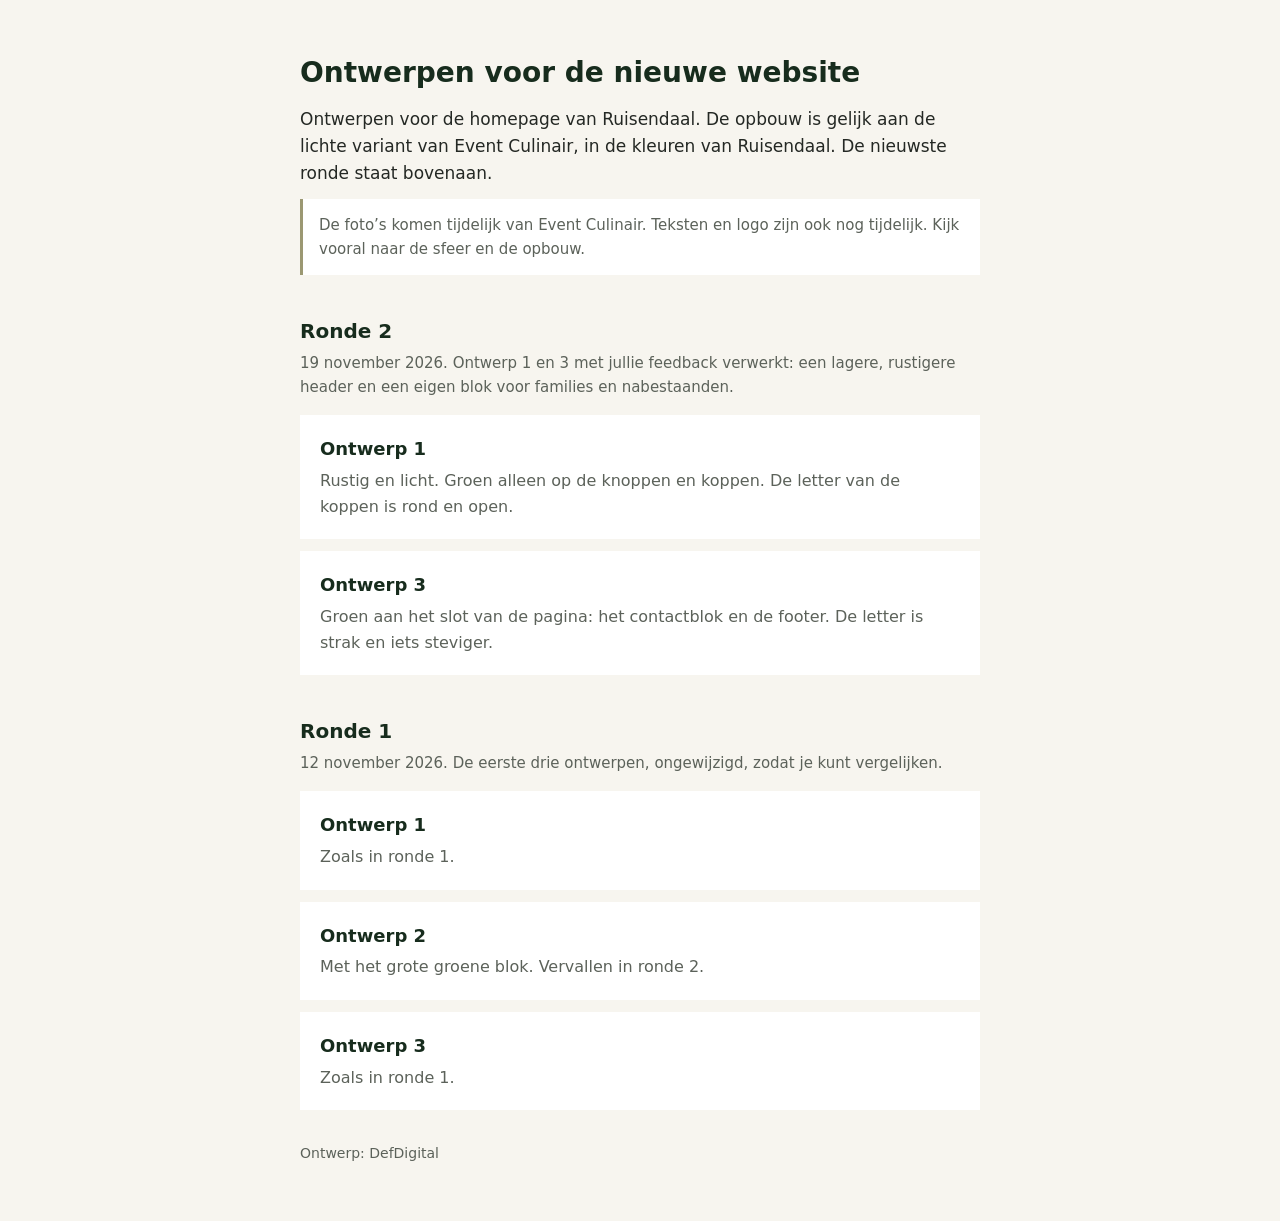
<file: index.html>
<!DOCTYPE html><html lang="nl" data-astro-cid-lcdefpme><head><meta charset="utf-8"><meta name="viewport" content="width=device-width, initial-scale=1"><meta name="robots" content="noindex, nofollow"><title>Ontwerpen Ruisendaal Catering</title><meta name="description" content="Drie ontwerpen voor de homepage van de nieuwe website van Ruisendaal Catering."><style>body{color:#242824;background:#f7f5ef;margin:0;padding:56px 16px;font-family:system-ui,sans-serif;line-height:1.6}main[data-astro-cid-lcdefpme]{max-width:680px;margin:0 auto}h1[data-astro-cid-lcdefpme]{color:#172c1d;margin:0 0 16px;font-size:28px;line-height:1.2}.intro[data-astro-cid-lcdefpme]{margin:0 0 12px;font-size:17px}.noot[data-astro-cid-lcdefpme]{color:#5c625a;background:#fff;border-left:3px solid #9b9872;margin:0 0 32px;padding:14px 16px;font-size:15px}.noot[data-astro-cid-lcdefpme] p[data-astro-cid-lcdefpme]{margin:0 0 8px}.noot[data-astro-cid-lcdefpme] p[data-astro-cid-lcdefpme]:last-child{margin:0}ul[data-astro-cid-lcdefpme]{gap:12px;margin:0;padding:0;list-style:none;display:grid}a[data-astro-cid-lcdefpme]{color:#172c1d;background:#fff;min-height:44px;padding:20px;font-size:18px;font-weight:600;text-decoration:none;display:block}a[data-astro-cid-lcdefpme]:hover{box-shadow:inset 0 0 0 2px #172c1d}a[data-astro-cid-lcdefpme]:focus-visible{outline-offset:3px;outline:3px solid #172c1d}span[data-astro-cid-lcdefpme]{color:#5c625a;margin-top:4px;font-size:16px;font-weight:400;display:block}h2[data-astro-cid-lcdefpme]{color:#172c1d;margin:40px 0 4px;font-size:20px}.ronde[data-astro-cid-lcdefpme]{color:#5c625a;margin:0 0 16px;font-size:15px}.afzender[data-astro-cid-lcdefpme]{color:#5c625a;margin:32px 0 0;font-size:14px}
</style></head><body data-astro-cid-lcdefpme><main data-astro-cid-lcdefpme><h1 data-astro-cid-lcdefpme>Ontwerpen voor de nieuwe website</h1><p class="intro" data-astro-cid-lcdefpme>Ontwerpen voor de homepage van Ruisendaal. De opbouw is gelijk aan de lichte variant van Event Culinair, in de kleuren van Ruisendaal. De nieuwste ronde staat bovenaan.</p><div class="noot" data-astro-cid-lcdefpme><p data-astro-cid-lcdefpme>De foto’s komen tijdelijk van Event Culinair. Teksten en logo zijn ook nog tijdelijk. Kijk vooral naar de sfeer en de opbouw.</p></div><h2 data-astro-cid-lcdefpme>Ronde 2</h2><p class="ronde" data-astro-cid-lcdefpme>19 november 2026. Ontwerp 1 en 3 met jullie feedback verwerkt: een lagere, rustigere header en een eigen blok voor families en nabestaanden.</p><ul data-astro-cid-lcdefpme><li data-astro-cid-lcdefpme><a href="variant-1" data-astro-cid-lcdefpme>Ontwerp 1<span data-astro-cid-lcdefpme>Rustig en licht. Groen alleen op de knoppen en koppen. De letter van de koppen is rond en open.</span></a></li><li data-astro-cid-lcdefpme><a href="variant-3" data-astro-cid-lcdefpme>Ontwerp 3<span data-astro-cid-lcdefpme>Groen aan het slot van de pagina: het contactblok en de footer. De letter is strak en iets steviger.</span></a></li></ul><h2 data-astro-cid-lcdefpme>Ronde 1</h2><p class="ronde" data-astro-cid-lcdefpme>12 november 2026. De eerste drie ontwerpen, ongewijzigd, zodat je kunt vergelijken.</p><ul data-astro-cid-lcdefpme><li data-astro-cid-lcdefpme><a href="ronde-1/variant-1.html" data-astro-cid-lcdefpme>Ontwerp 1<span data-astro-cid-lcdefpme>Zoals in ronde 1.</span></a></li><li data-astro-cid-lcdefpme><a href="ronde-1/variant-2.html" data-astro-cid-lcdefpme>Ontwerp 2<span data-astro-cid-lcdefpme>Met het grote groene blok. Vervallen in ronde 2.</span></a></li><li data-astro-cid-lcdefpme><a href="ronde-1/variant-3.html" data-astro-cid-lcdefpme>Ontwerp 3<span data-astro-cid-lcdefpme>Zoals in ronde 1.</span></a></li></ul><p class="afzender" data-astro-cid-lcdefpme>Ontwerp: DefDigital</p></main></body></html>
</file>
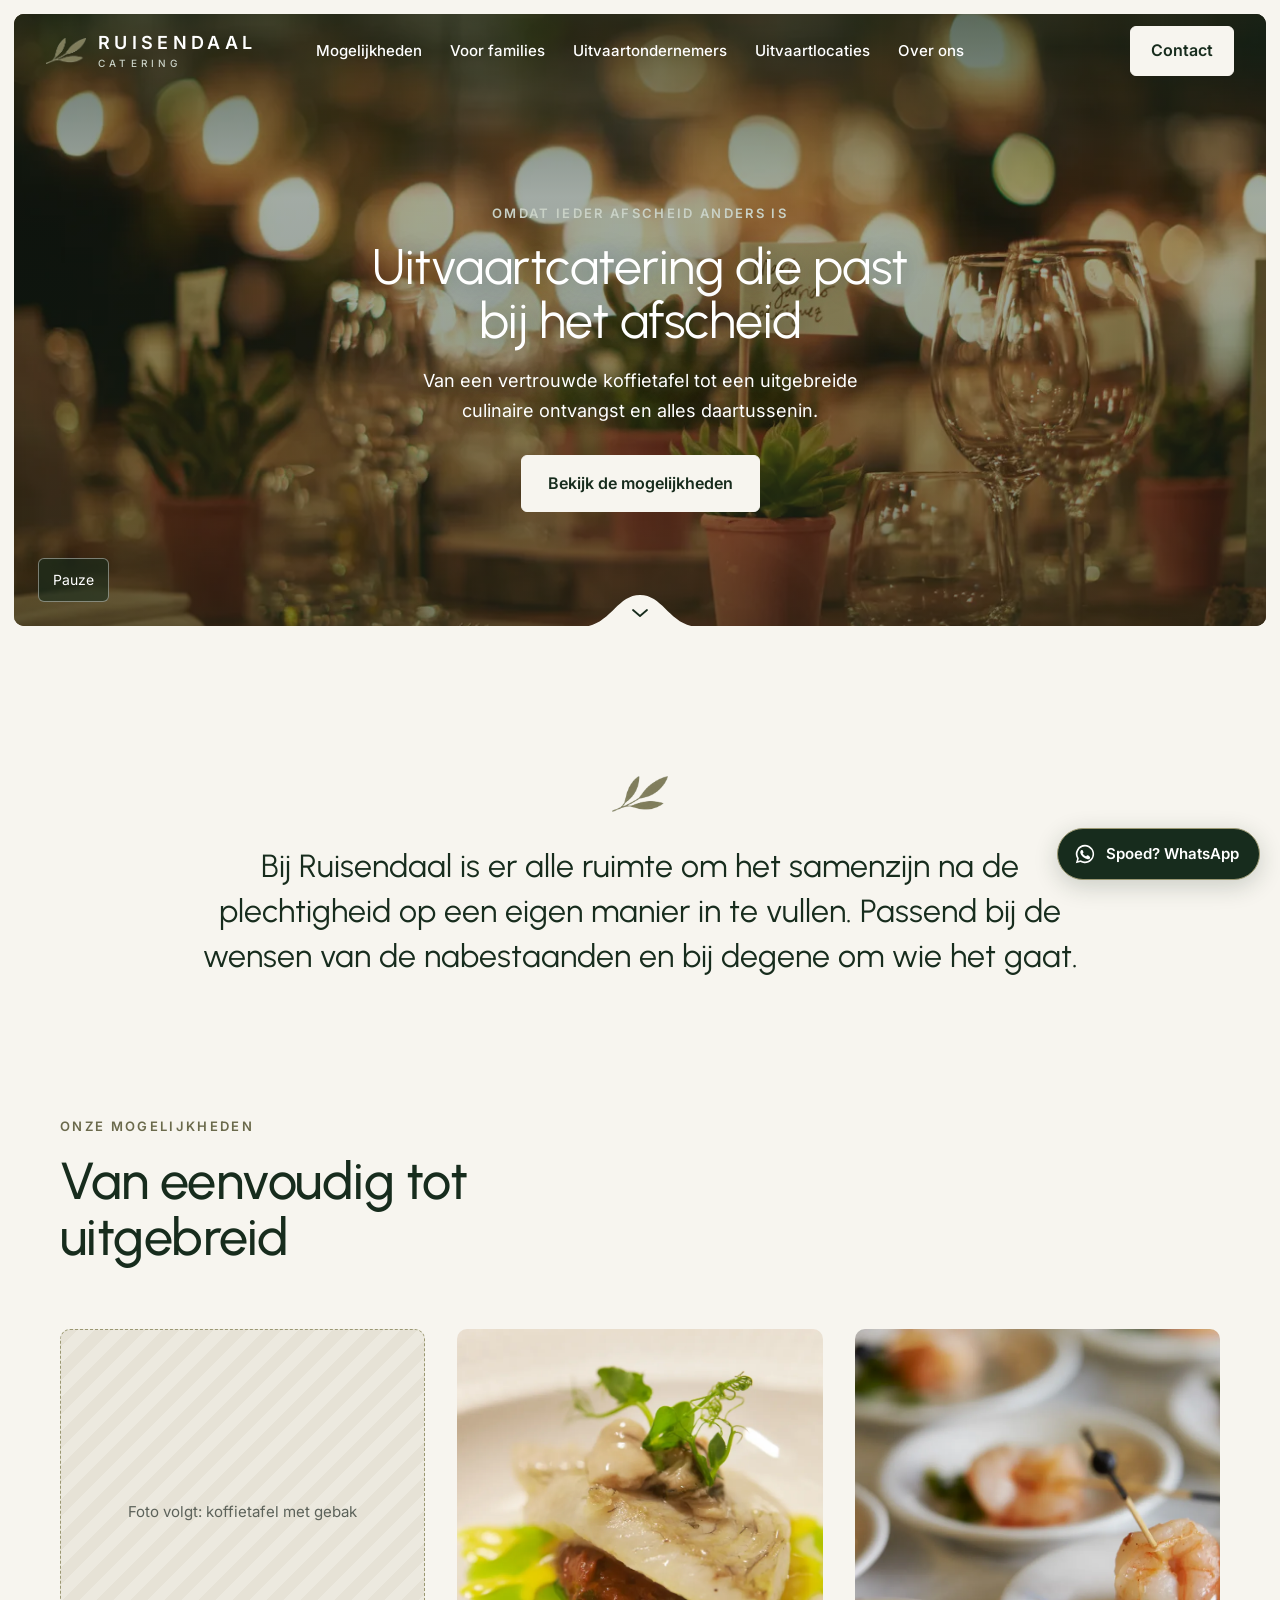
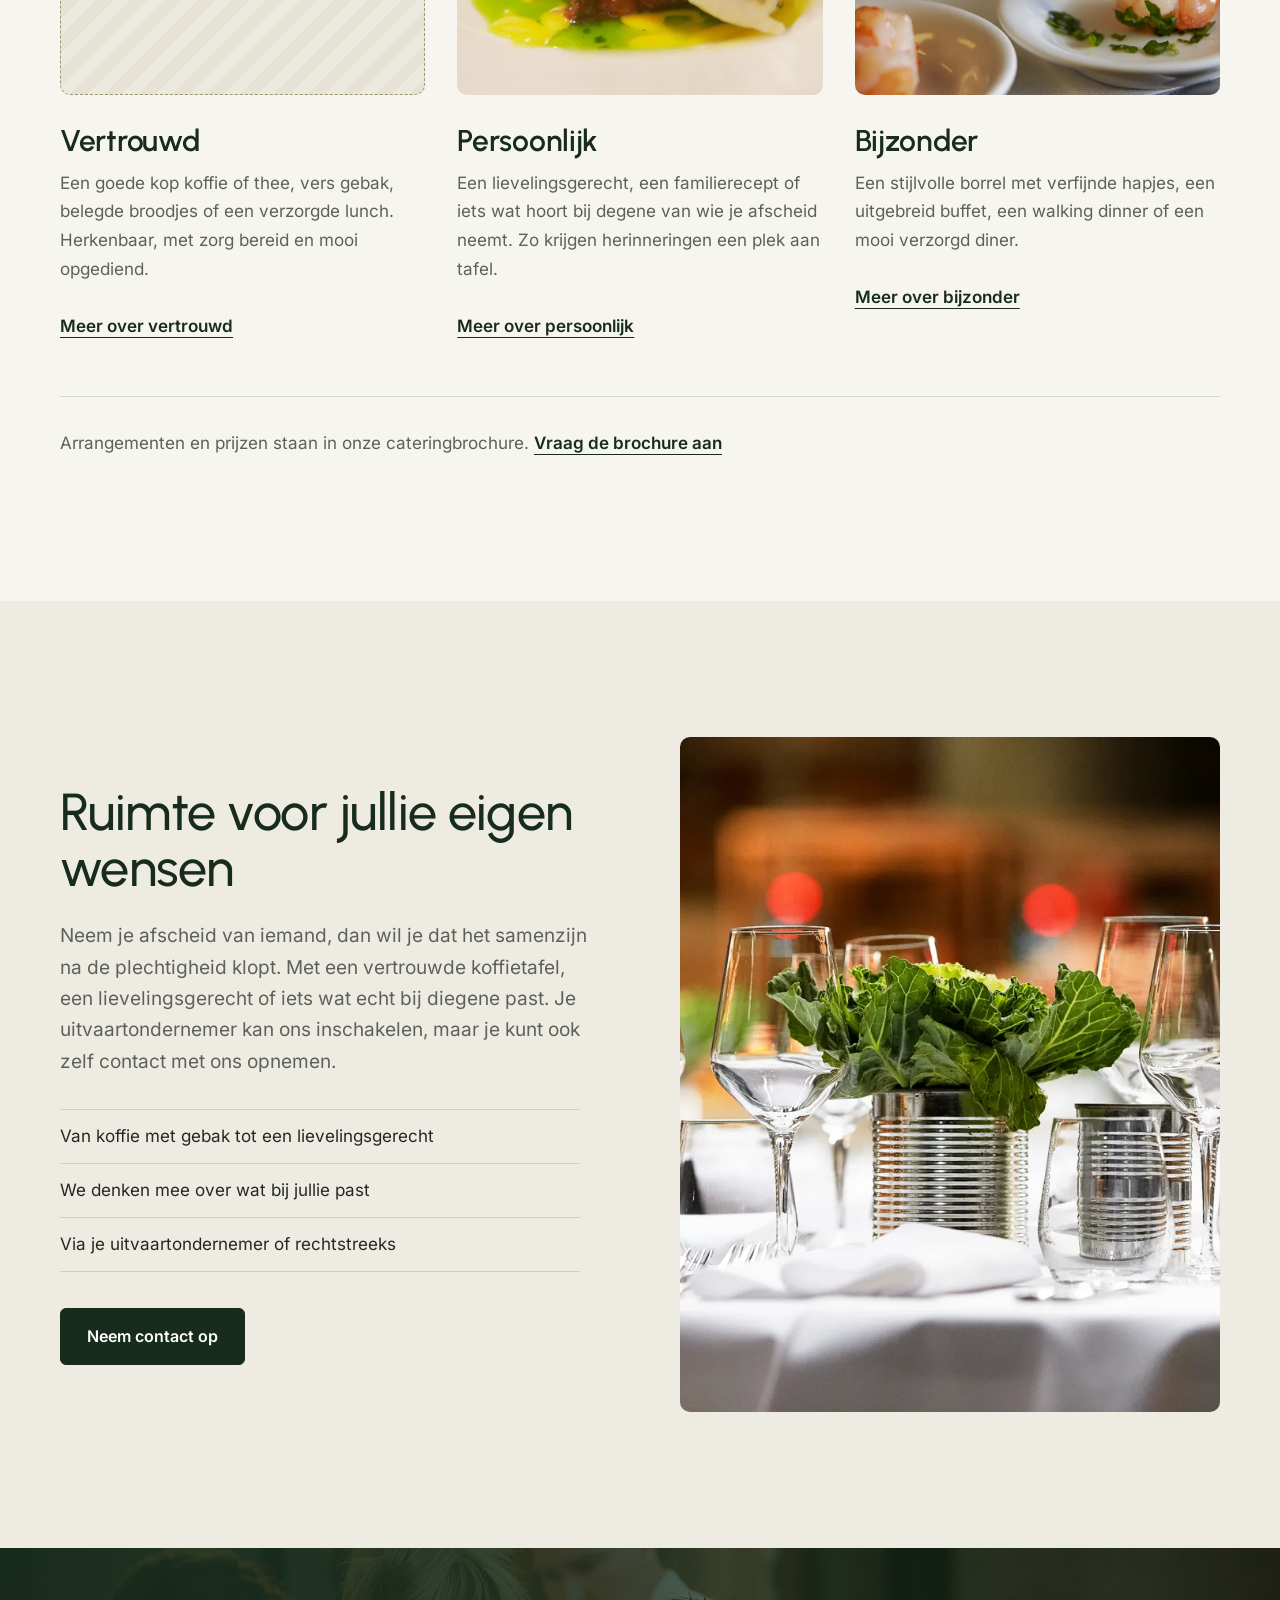
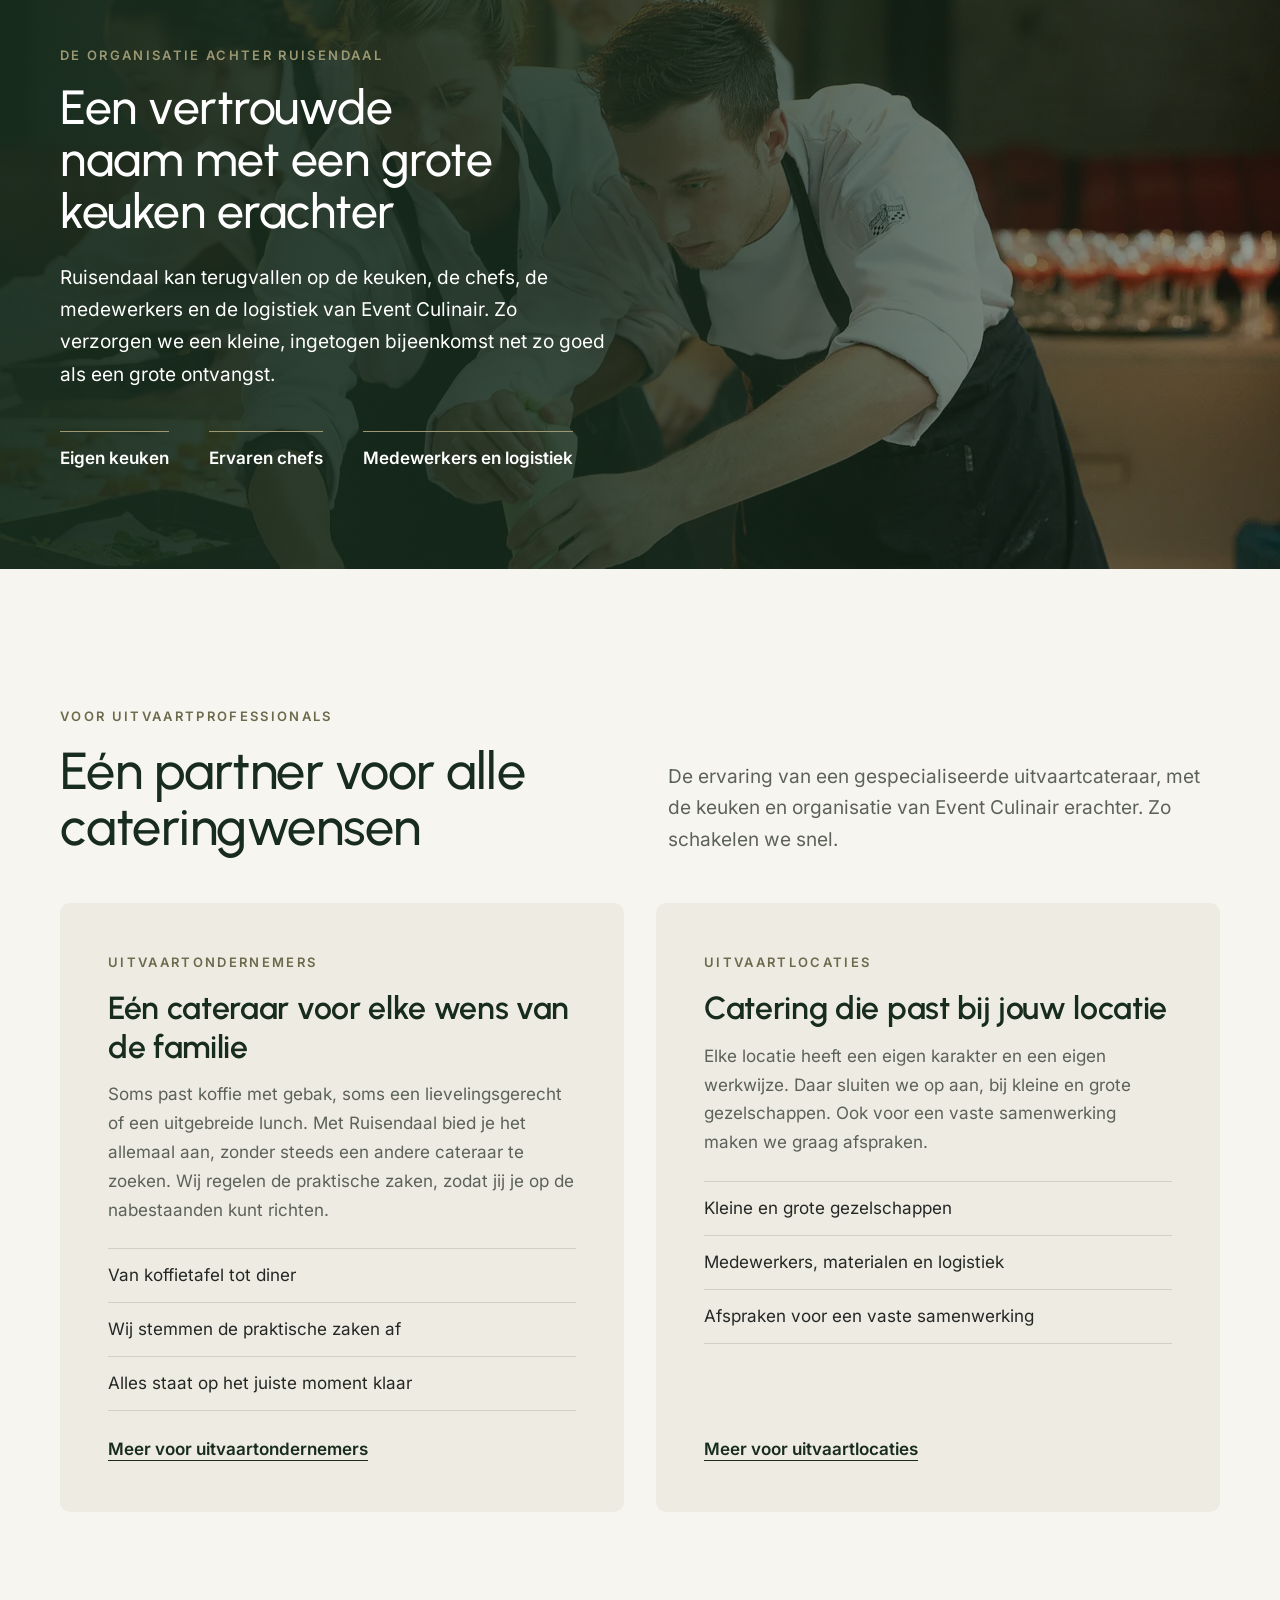
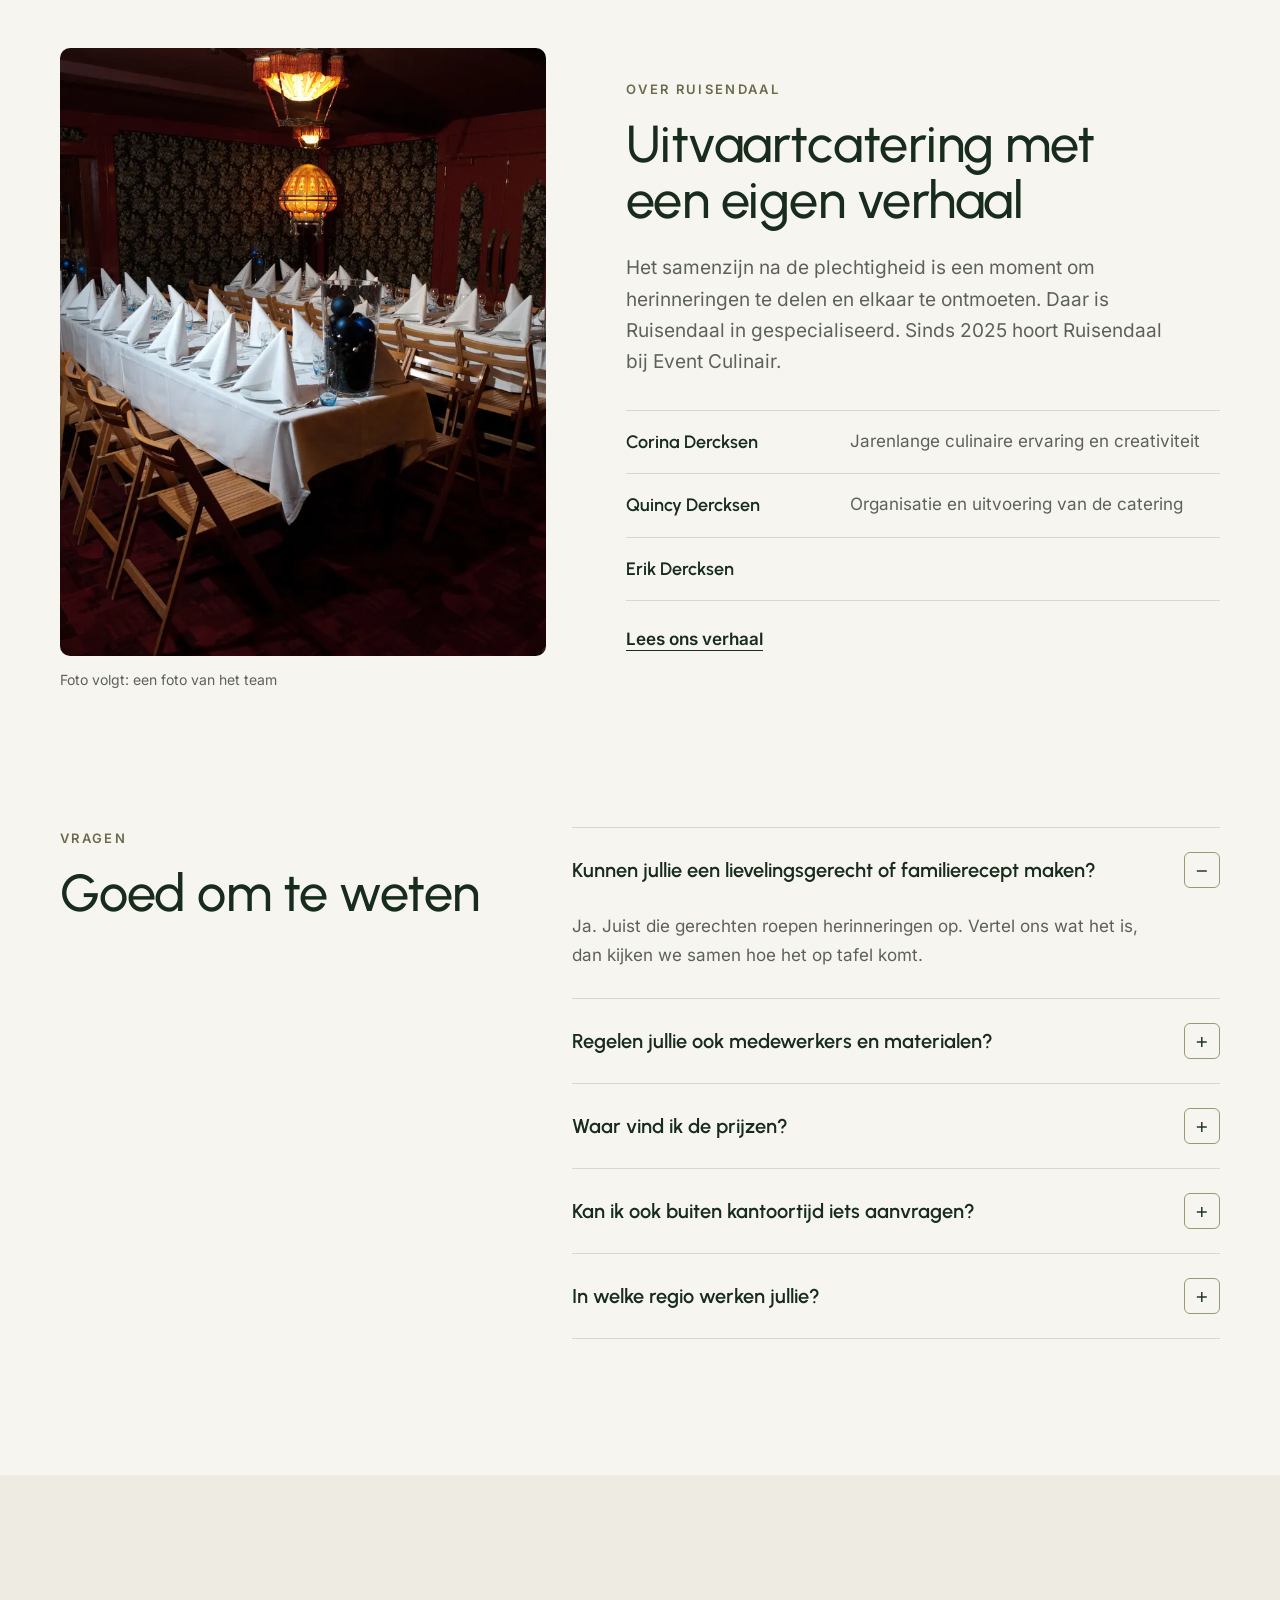
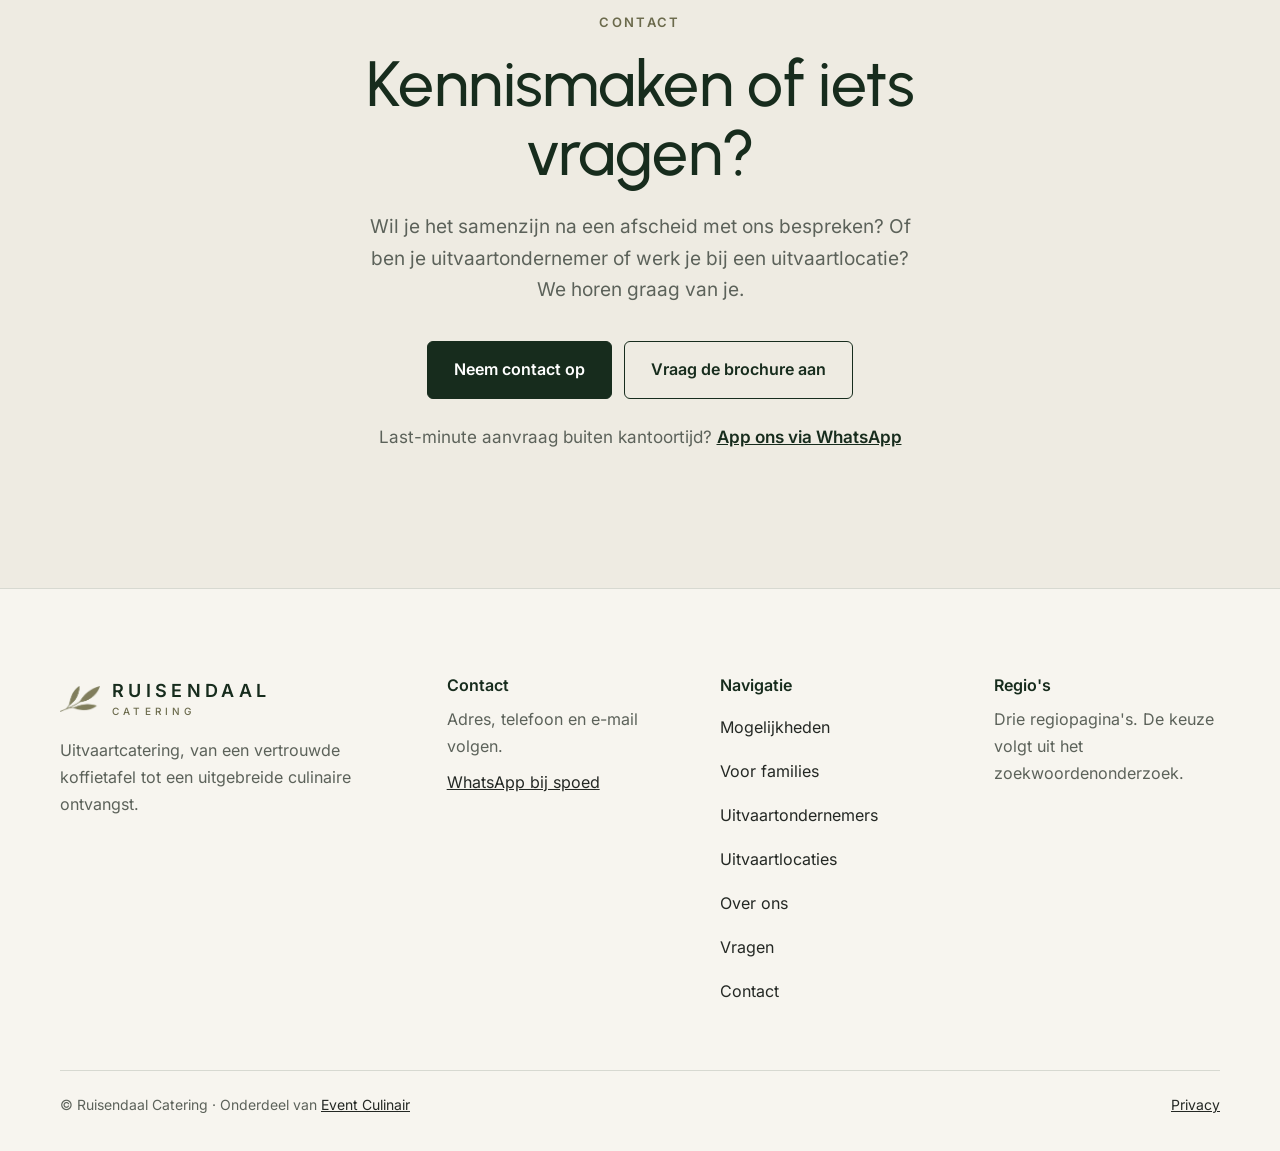
<file: variant-1.html>
<!DOCTYPE html><html lang="nl" data-kopletter="urbanist" data-groen="accent"><head><meta charset="utf-8"><meta name="viewport" content="width=device-width, initial-scale=1"><title>Uitvaartcatering voor elk afscheid | Ruisendaal Catering</title><meta name="description" content="Ruisendaal verzorgt uitvaartcatering, van een vertrouwde koffietafel tot een uitgebreide culinaire ontvangst. Voor uitvaartondernemers en uitvaartlocaties."><link rel="canonical" href="https://defdigital.github.io/ruisendaal-catering-mockup/variant-1"><meta name="robots" content="noindex, nofollow"><link rel="stylesheet" href="_astro/Home.-BUL3efk.css"></head><body><a class="rd-skip" href="#inhoud">Naar de inhoud</a><header class="rd-nav" data-nav><div class="rd-nav_binnen"><a class="rd-logo" href="index.html" aria-label="Ruisendaal Catering, naar het overzicht van alle ontwerpen"><img class="rd-logo_takje" src="logo/takje-tijdelijk.png" alt="" width="342" height="221"><span class="rd-logo_woord"><span class="rd-logo_naam">RUISENDAAL</span><span class="rd-logo_sub">CATERING</span></span></a><nav class="rd-nav_menu" aria-label="Hoofdmenu"><ul class="rd-nav_links"><li><a class="rd-nav_link" href="#mogelijkheden">Mogelijkheden</a></li><li><a class="rd-nav_link" href="#families">Voor families</a></li><li><a class="rd-nav_link" href="#uitvaartondernemers">Uitvaartondernemers</a></li><li><a class="rd-nav_link" href="#uitvaartlocaties">Uitvaartlocaties</a></li><li><a class="rd-nav_link" href="#over-ons">Over ons</a></li></ul></nav><details class="rd-nav_mobiel"><summary class="rd-nav_knop">Menu</summary><ul class="rd-nav_mobiel-lijst"><li><a class="rd-nav_link" href="#mogelijkheden">Mogelijkheden</a></li><li><a class="rd-nav_link" href="#families">Voor families</a></li><li><a class="rd-nav_link" href="#uitvaartondernemers">Uitvaartondernemers</a></li><li><a class="rd-nav_link" href="#uitvaartlocaties">Uitvaartlocaties</a></li><li><a class="rd-nav_link" href="#over-ons">Over ons</a></li><li><a class="rd-nav_link" href="#contact">Contact</a></li></ul></details><a class="rd-knop rd-nav_contact" href="#contact">Contact</a></div></header><main id="inhoud"><section class="rd-hero" data-hero><div class="rd-hero_kader" data-slideshow aria-roledescription="slideshow" aria-label="Sfeerfoto's"><img class="rd-dia is-actief" src="foto/tafel-kaarslicht.webp" alt="Gedekte tafels bij kaarslicht" width="1280" height="853" sizes="100vw" loading="eager" decoding="async"><img class="rd-dia" src="foto/glazen-gedekte-tafel.webp" alt="Gedekte tafel met glazen en een plant in een zinken pot" width="1280" height="853" sizes="100vw" loading="lazy" decoding="async"><img class="rd-dia" src="foto/vis-fine-dining.webp" alt="Opgemaakt visgerecht op een wit bord" width="1280" height="853" sizes="100vw" loading="lazy" decoding="async"><div class="rd-hero_scherm"></div><div class="rd-hero_inhoud"><p class="rd-boventitel">Omdat ieder afscheid anders is</p><h1 class="rd-hero_titel">Uitvaartcatering die past bij het afscheid</h1><p class="rd-hero_intro">Van een vertrouwde koffietafel tot een uitgebreide culinaire ontvangst en alles daartussenin.</p><a class="rd-knop rd-knop--licht" href="#mogelijkheden">Bekijk de mogelijkheden</a></div><button class="rd-hero_pauze" type="button" data-slideshow-pauze hidden>Pauze</button><a class="rd-omlaag" href="#intro" aria-label="Naar beneden"><svg class="rd-omlaag_svg" viewBox="0 0 120 32" aria-hidden="true"><path class="rd-omlaag_vorm" d="M0 32 C30 32 36 0 60 0 C84 0 90 32 120 32 Z"></path><path class="rd-omlaag_pijl" d="M53 15 L60 21 L67 15"></path></svg></a></div></section><section class="rd-sectie rd-intro" id="intro" aria-label="Over het samenzijn"><div class="rd-container rd-intro_binnen"><img class="rd-intro_takje" src="logo/takje-tijdelijk.png" alt="" width="342" height="221" loading="lazy"><p class="rd-intro_tekst">Bij Ruisendaal is er alle ruimte om het samenzijn na de plechtigheid op een eigen manier in te vullen. Passend bij de wensen van de nabestaanden en bij degene om wie het gaat.</p></div></section><section class="rd-sectie" id="mogelijkheden" aria-labelledby="mogelijkheden-kop"><div class="rd-container"><div class="rd-kopblok"><p class="rd-boventitel">Onze mogelijkheden</p><h2 class="rd-sectietitel" id="mogelijkheden-kop">Van eenvoudig tot uitgebreid</h2></div><ul class="rd-mogelijkheden"><li class="rd-mogelijkheid"><div class="rd-mogelijkheid_foto mock-foto" role="img" aria-label="Foto volgt: koffietafel met gebak"><span>Foto volgt: koffietafel met gebak</span></div><h3 class="rd-mogelijkheid_titel">Vertrouwd</h3><p class="rd-mogelijkheid_tekst">Een goede kop koffie of thee, vers gebak, belegde broodjes of een verzorgde lunch. Herkenbaar, met zorg bereid en mooi opgediend.</p><a class="rd-tekstlink rd-mogelijkheid_knop" href="#mogelijkheden">Meer over vertrouwd</a></li><li class="rd-mogelijkheid"><img class="rd-mogelijkheid_foto" src="foto/vis-fine-dining.webp" alt="Opgemaakt visgerecht met groene saus op een wit bord" width="1280" height="853" sizes="(max-width: 767px) 100vw, (max-width: 991px) 50vw, 33vw" loading="lazy" decoding="async"><h3 class="rd-mogelijkheid_titel">Persoonlijk</h3><p class="rd-mogelijkheid_tekst">Een lievelingsgerecht, een familierecept of iets wat hoort bij degene van wie je afscheid neemt. Zo krijgen herinneringen een plek aan tafel.</p><a class="rd-tekstlink rd-mogelijkheid_knop" href="#mogelijkheden">Meer over persoonlijk</a></li><li class="rd-mogelijkheid"><img class="rd-mogelijkheid_foto" src="foto/garnalen-schaaltjes.webp" alt="Garnalen op prikkers in witte schaaltjes" width="1280" height="853" sizes="(max-width: 767px) 100vw, (max-width: 991px) 50vw, 33vw" loading="lazy" decoding="async"><h3 class="rd-mogelijkheid_titel">Bijzonder</h3><p class="rd-mogelijkheid_tekst">Een stijlvolle borrel met verfijnde hapjes, een uitgebreid buffet, een walking dinner of een mooi verzorgd diner.</p><a class="rd-tekstlink rd-mogelijkheid_knop" href="#mogelijkheden">Meer over bijzonder</a></li></ul><p class="rd-mogelijkheden_noot">Arrangementen en prijzen staan in onze cateringbrochure. <a class="rd-tekstlink" href="#contact">Vraag de brochure aan</a></p></div></section><section class="rd-families" id="families" aria-labelledby="families-kop"><div class="rd-container rd-families_raster"><div class="rd-families_tekst"><h2 class="rd-sectietitel" id="families-kop">Ruimte voor jullie eigen wensen</h2><p class="rd-lead">Neem je afscheid van iemand, dan wil je dat het samenzijn na de plechtigheid klopt. Met een vertrouwde koffietafel, een lievelingsgerecht of iets wat echt bij diegene past. Je uitvaartondernemer kan ons inschakelen, maar je kunt ook zelf contact met ons opnemen.</p><ul class="rd-doelgroep_lijst"><li>Van koffie met gebak tot een lievelingsgerecht</li><li>We denken mee over wat bij jullie past</li><li>Via je uitvaartondernemer of rechtstreeks</li></ul><a class="rd-knop rd-families_knop" href="#contact">Neem contact op</a></div><img class="rd-families_foto" src="foto/glazen-gedekte-tafel.webp" alt="Gedekte tafel met glazen en een plant in een zinken pot" width="1280" height="853" sizes="(max-width: 991px) 100vw, 50vw" loading="lazy" decoding="async"></div></section><section class="rd-band rd-band--aansluitend" aria-labelledby="organisatie-kop"><img class="rd-band_foto" src="foto/koks-opmaken-2.webp" alt width="1280" height="853" sizes="100vw" loading="lazy" decoding="async"><div class="rd-band_scherm"></div><div class="rd-container rd-band_inhoud"><p class="rd-boventitel">De organisatie achter Ruisendaal</p><h2 class="rd-band_titel" id="organisatie-kop">Een vertrouwde naam met een grote keuken erachter</h2><p class="rd-band_tekst">Ruisendaal kan terugvallen op de keuken, de chefs, de medewerkers en de logistiek van Event Culinair. Zo verzorgen we een kleine, ingetogen bijeenkomst net zo goed als een grote ontvangst.</p><ul class="rd-band_feiten"><li>Eigen keuken</li><li>Ervaren chefs</li><li>Medewerkers en logistiek</li></ul></div></section><section class="rd-sectie rd-professionals" id="professionals" aria-labelledby="professionals-kop"><div class="rd-container"><div class="rd-professionals_kop"><div><p class="rd-boventitel">Voor uitvaartprofessionals</p><h2 class="rd-sectietitel" id="professionals-kop">Eén partner voor alle cateringwensen</h2></div><p class="rd-lead">De ervaring van een gespecialiseerde uitvaartcateraar, met de keuken en organisatie van Event Culinair erachter. Zo schakelen we snel.</p></div><div class="rd-professionals_kaarten"><article class="rd-doelgroep" id="uitvaartondernemers"><p class="rd-boventitel">Uitvaartondernemers</p><h3 class="rd-doelgroep_kop">Eén cateraar voor elke wens van de familie</h3><p class="rd-doelgroep_tekst">Soms past koffie met gebak, soms een lievelingsgerecht of een uitgebreide lunch. Met Ruisendaal bied je het allemaal aan, zonder steeds een andere cateraar te zoeken. Wij regelen de praktische zaken, zodat jij je op de nabestaanden kunt richten.</p><ul class="rd-doelgroep_lijst"><li>Van koffietafel tot diner</li><li>Wij stemmen de praktische zaken af</li><li>Alles staat op het juiste moment klaar</li></ul><a class="rd-tekstlink" href="#contact">Meer voor uitvaartondernemers</a></article><article class="rd-doelgroep" id="uitvaartlocaties"><p class="rd-boventitel">Uitvaartlocaties</p><h3 class="rd-doelgroep_kop">Catering die past bij jouw locatie</h3><p class="rd-doelgroep_tekst">Elke locatie heeft een eigen karakter en een eigen werkwijze. Daar sluiten we op aan, bij kleine en grote gezelschappen. Ook voor een vaste samenwerking maken we graag afspraken.</p><ul class="rd-doelgroep_lijst"><li>Kleine en grote gezelschappen</li><li>Medewerkers, materialen en logistiek</li><li>Afspraken voor een vaste samenwerking</li></ul><a class="rd-tekstlink" href="#contact">Meer voor uitvaartlocaties</a></article></div></div></section><section class="rd-sectie rd-over" id="over-ons" aria-labelledby="over-kop"><div class="rd-container rd-over_raster"><figure class="rd-over_figuur"><img class="rd-over_foto" src="foto/private-dining-tafel.webp" alt="Lange gedekte tafel met witte servetten in een sfeervolle zaal" width="1280" height="853" sizes="(max-width: 991px) 100vw, 45vw" loading="lazy" decoding="async"><figcaption class="rd-over_bijschrift">Foto volgt: een foto van het team</figcaption></figure><div class="rd-over_tekst"><p class="rd-boventitel">Over Ruisendaal</p><h2 class="rd-sectietitel" id="over-kop">Uitvaartcatering met een eigen verhaal</h2><p class="rd-lead">Het samenzijn na de plechtigheid is een moment om herinneringen te delen en elkaar te ontmoeten. Daar is Ruisendaal in gespecialiseerd. Sinds 2025 hoort Ruisendaal bij Event Culinair.</p><ul class="rd-mensen"><li class="rd-mens"><span class="rd-mens_naam">Corina Dercksen</span><span class="rd-mens_rol">Jarenlange culinaire ervaring en creativiteit</span></li><li class="rd-mens"><span class="rd-mens_naam">Quincy Dercksen</span><span class="rd-mens_rol">Organisatie en uitvoering van de catering</span></li><li class="rd-mens"><span class="rd-mens_naam">Erik Dercksen</span></li></ul><a class="rd-tekstlink" href="#over-ons">Lees ons verhaal</a></div></div></section><section class="rd-sectie" id="vragen" aria-labelledby="vragen-kop"><div class="rd-container rd-vragen_raster"><div><p class="rd-boventitel">Vragen</p><h2 class="rd-sectietitel" id="vragen-kop">Goed om te weten</h2></div><div class="rd-vragen"><details class="rd-vraag" open><summary class="rd-vraag_vraag">Kunnen jullie een lievelingsgerecht of familierecept maken?</summary><p class="rd-vraag_antwoord">Ja. Juist die gerechten roepen herinneringen op. Vertel ons wat het is, dan kijken we samen hoe het op tafel komt.</p></details><details class="rd-vraag"><summary class="rd-vraag_vraag">Regelen jullie ook medewerkers en materialen?</summary><p class="rd-vraag_antwoord">Ja. Naast eten en drinken verzorgen we ook de medewerkers, de materialen en de logistiek.</p></details><details class="rd-vraag"><summary class="rd-vraag_vraag">Waar vind ik de prijzen?</summary><p class="rd-vraag_antwoord">Arrangementen en prijzen staan in onze cateringbrochure. Vraag hem aan, dan sturen we hem je toe.</p></details><details class="rd-vraag"><summary class="rd-vraag_vraag">Kan ik ook buiten kantoortijd iets aanvragen?</summary><p class="rd-vraag_antwoord">Ja. Voor een last-minute aanvraag buiten kantoortijd kun je ons appen via WhatsApp.</p></details><details class="rd-vraag"><summary class="rd-vraag_vraag">In welke regio werken jullie?</summary><p class="rd-vraag_antwoord">Van het Gooi tot Bloemendaal. Ook in de Bollenstreek.</p></details></div></div></section><section class="rd-afsluiter" id="contact" aria-labelledby="contact-kop"><div class="rd-container rd-afsluiter_binnen"><p class="rd-boventitel">Contact</p><h2 class="rd-afsluiter_titel" id="contact-kop">Kennismaken of iets vragen?</h2><p class="rd-lead">Wil je het samenzijn na een afscheid met ons bespreken? Of ben je uitvaartondernemer of werk je bij een uitvaartlocatie? We horen graag van je.</p><div class="rd-knoppen"><a class="rd-knop" href="#contact">Neem contact op</a><a class="rd-knop rd-knop--lijn" href="#contact">Vraag de brochure aan</a></div><p class="rd-afsluiter_spoed">Last-minute aanvraag buiten kantoortijd? <a href="#contact">App ons via WhatsApp</a></p></div></section></main><footer class="rd-footer"><div class="rd-container rd-footer_raster"><div><a class="rd-logo" href="#inhoud" aria-label="Ruisendaal Catering, naar boven"><img class="rd-logo_takje" src="logo/takje-tijdelijk.png" alt="" width="342" height="221"><span class="rd-logo_woord"><span class="rd-logo_naam">RUISENDAAL</span><span class="rd-logo_sub">CATERING</span></span></a><p class="rd-footer_tekst">Uitvaartcatering, van een vertrouwde koffietafel tot een uitgebreide culinaire ontvangst.</p></div><div><h2 class="rd-footer_kop">Contact</h2><p class="rd-footer_tekst">Adres, telefoon en e-mail volgen.</p><a href="#contact">WhatsApp bij spoed</a></div><div><h2 class="rd-footer_kop">Navigatie</h2><ul class="rd-footer_lijst"><li><a href="#mogelijkheden">Mogelijkheden</a></li><li><a href="#families">Voor families</a></li><li><a href="#uitvaartondernemers">Uitvaartondernemers</a></li><li><a href="#uitvaartlocaties">Uitvaartlocaties</a></li><li><a href="#over-ons">Over ons</a></li><li><a href="#vragen">Vragen</a></li><li><a href="#contact">Contact</a></li></ul></div><div><h2 class="rd-footer_kop">Regio's</h2><p class="rd-footer_tekst">Drie regiopagina's. De keuze volgt uit het zoekwoordenonderzoek.</p></div></div><div class="rd-container"><div class="rd-footer_onder"><p>© Ruisendaal Catering · Onderdeel van <a href="https://www.eventculinair.nl">Event Culinair</a></p><p><a href="#inhoud">Privacy</a></p></div></div></footer><!-- Vast rechtsonder. Nummer van Erik volgt, tot dan naar het contactblok. --><a class="rd-spoed" href="#contact" aria-label="Spoedaanvraag via WhatsApp"><svg class="rd-spoed_icoon" viewBox="0 0 24 24" aria-hidden="true"><path d="M12 2a10 10 0 0 0-8.6 15.1L2 22l5-1.3A10 10 0 1 0 12 2Zm0 18.2a8.2 8.2 0 0 1-4.2-1.2l-.3-.2-3 .8.8-2.9-.2-.3A8.2 8.2 0 1 1 12 20.2Zm4.5-6.1c-.2-.1-1.5-.7-1.7-.8-.2-.1-.4-.1-.6.1l-.8 1c-.1.2-.3.2-.5.1a6.7 6.7 0 0 1-3.3-2.9c-.2-.4.2-.4.7-1.3.1-.2 0-.3 0-.4l-.8-1.8c-.2-.5-.4-.4-.6-.4h-.5a1 1 0 0 0-.7.3 3 3 0 0 0-.9 2.2 5.2 5.2 0 0 0 1.1 2.8 11.9 11.9 0 0 0 4.6 4c1.7.7 2.4.8 3.2.7.5-.1 1.5-.6 1.7-1.2.2-.6.2-1.1.2-1.2l-.5-.3Z"></path></svg><span>Spoed<span class="rd-spoed_tekst-lang">? WhatsApp</span></span></a><script type="module">var e=!window.matchMedia(`(prefers-reduced-motion: reduce)`).matches,t=document.querySelector(`[data-nav]`),n=document.querySelector(`[data-hero]`);if(t&&n){let e=()=>t.classList.toggle(`rd-nav--transparant`,window.scrollY<n.offsetHeight-t.offsetHeight);e(),window.addEventListener(`scroll`,e,{passive:!0}),window.addEventListener(`resize`,e)}var r=document.querySelector(`[data-slideshow]`);if(r){let t=[...r.querySelectorAll(`.rd-dia`)],n=r.querySelector(`[data-slideshow-pauze]`),i=0,a=e,o=()=>{n&&(n.textContent=a?`Pauze`:`Afspelen`,n.setAttribute(`aria-pressed`,String(!a)))};n&&t.length>1&&(n.hidden=!1,o(),n.addEventListener(`click`,()=>{a=!a,o()})),setInterval(()=>{!a||t.length<2||(t[i].classList.remove(`is-actief`),i=(i+1)%t.length,t[i].classList.add(`is-actief`))},6e3)}</script></body></html>
</file>
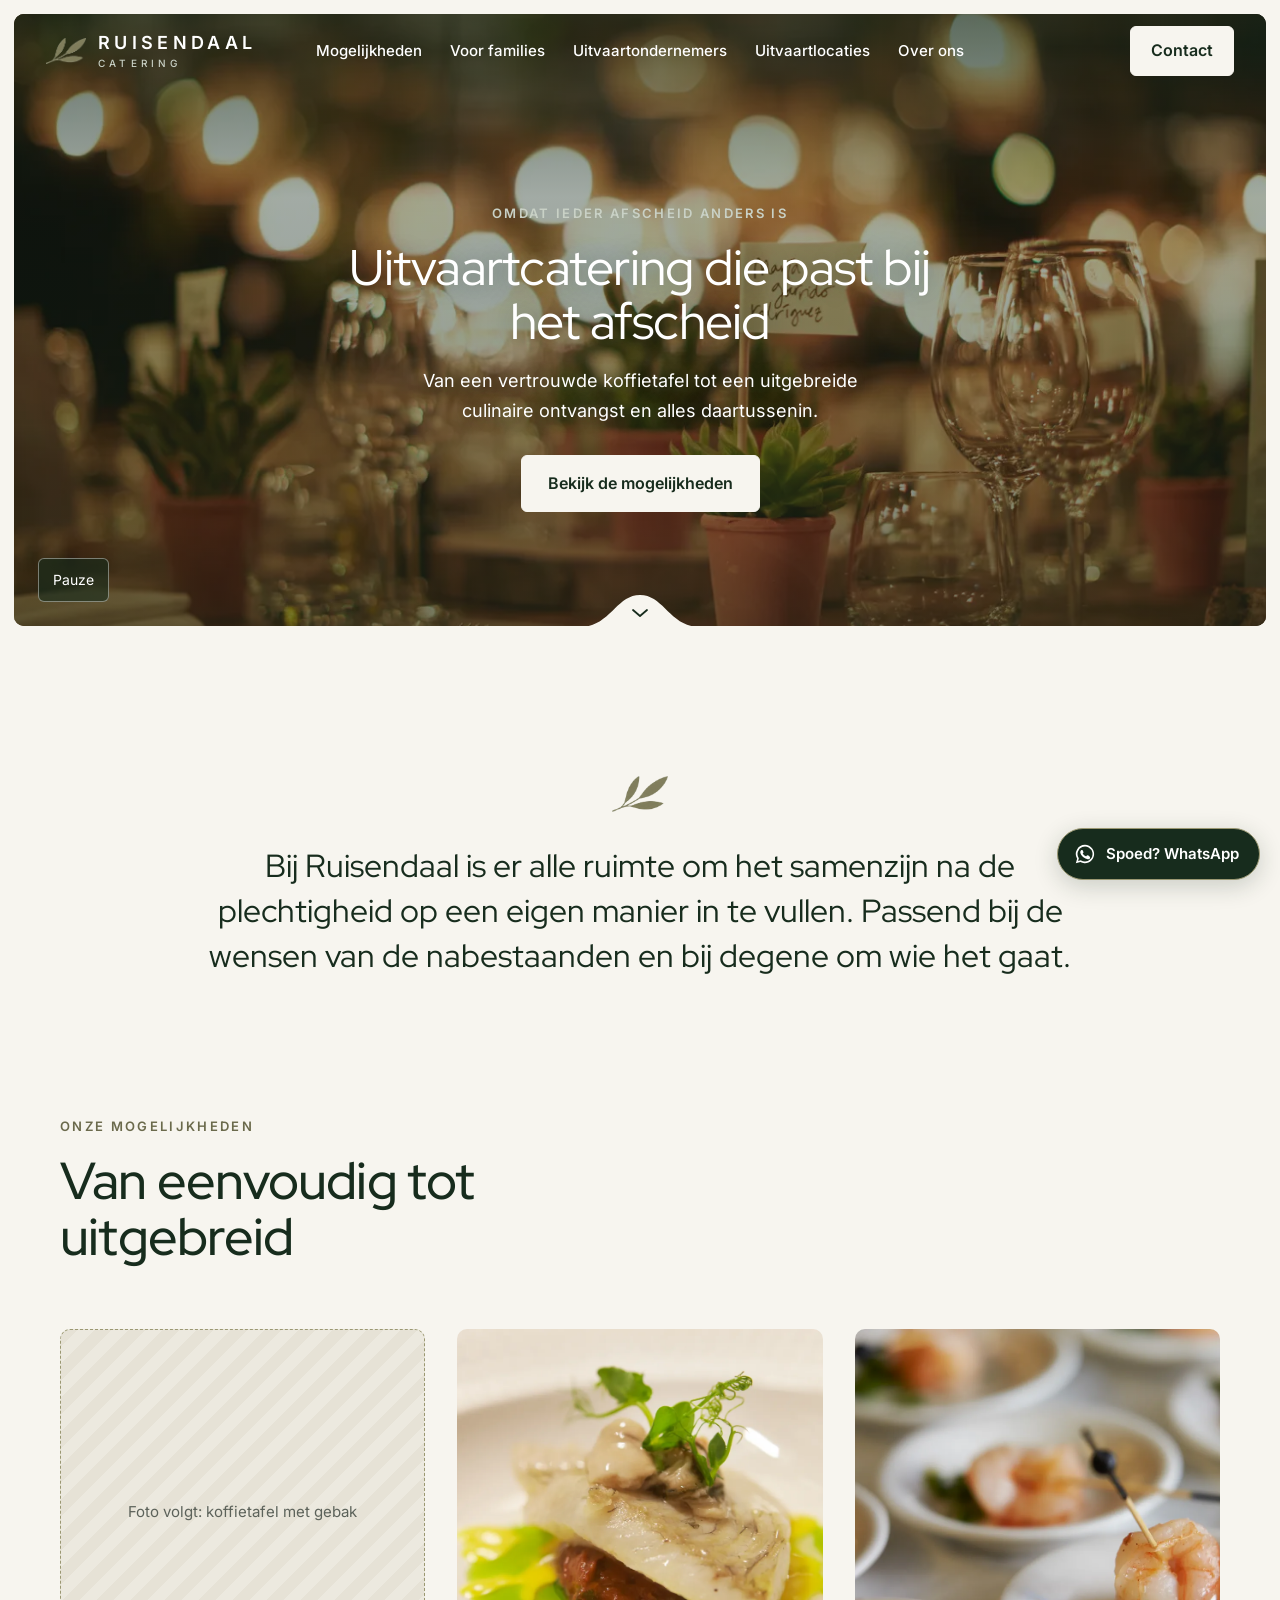
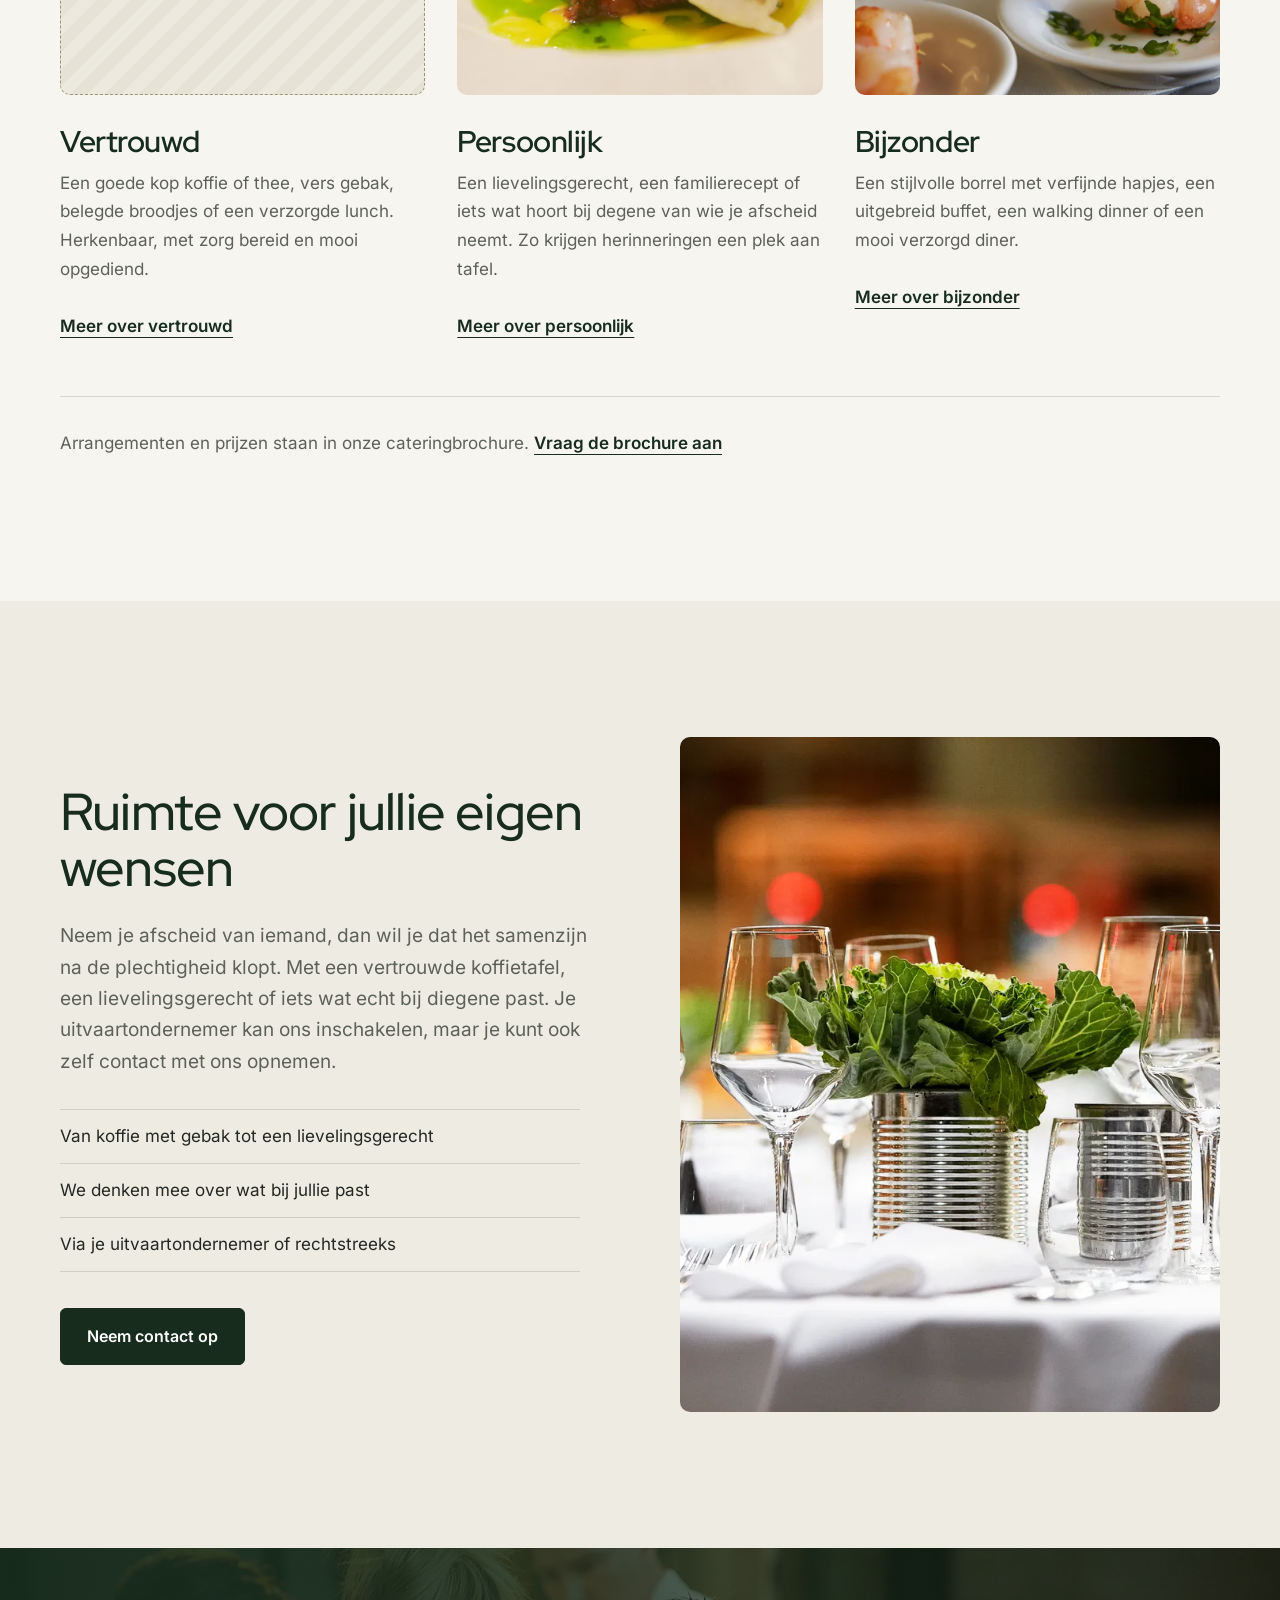
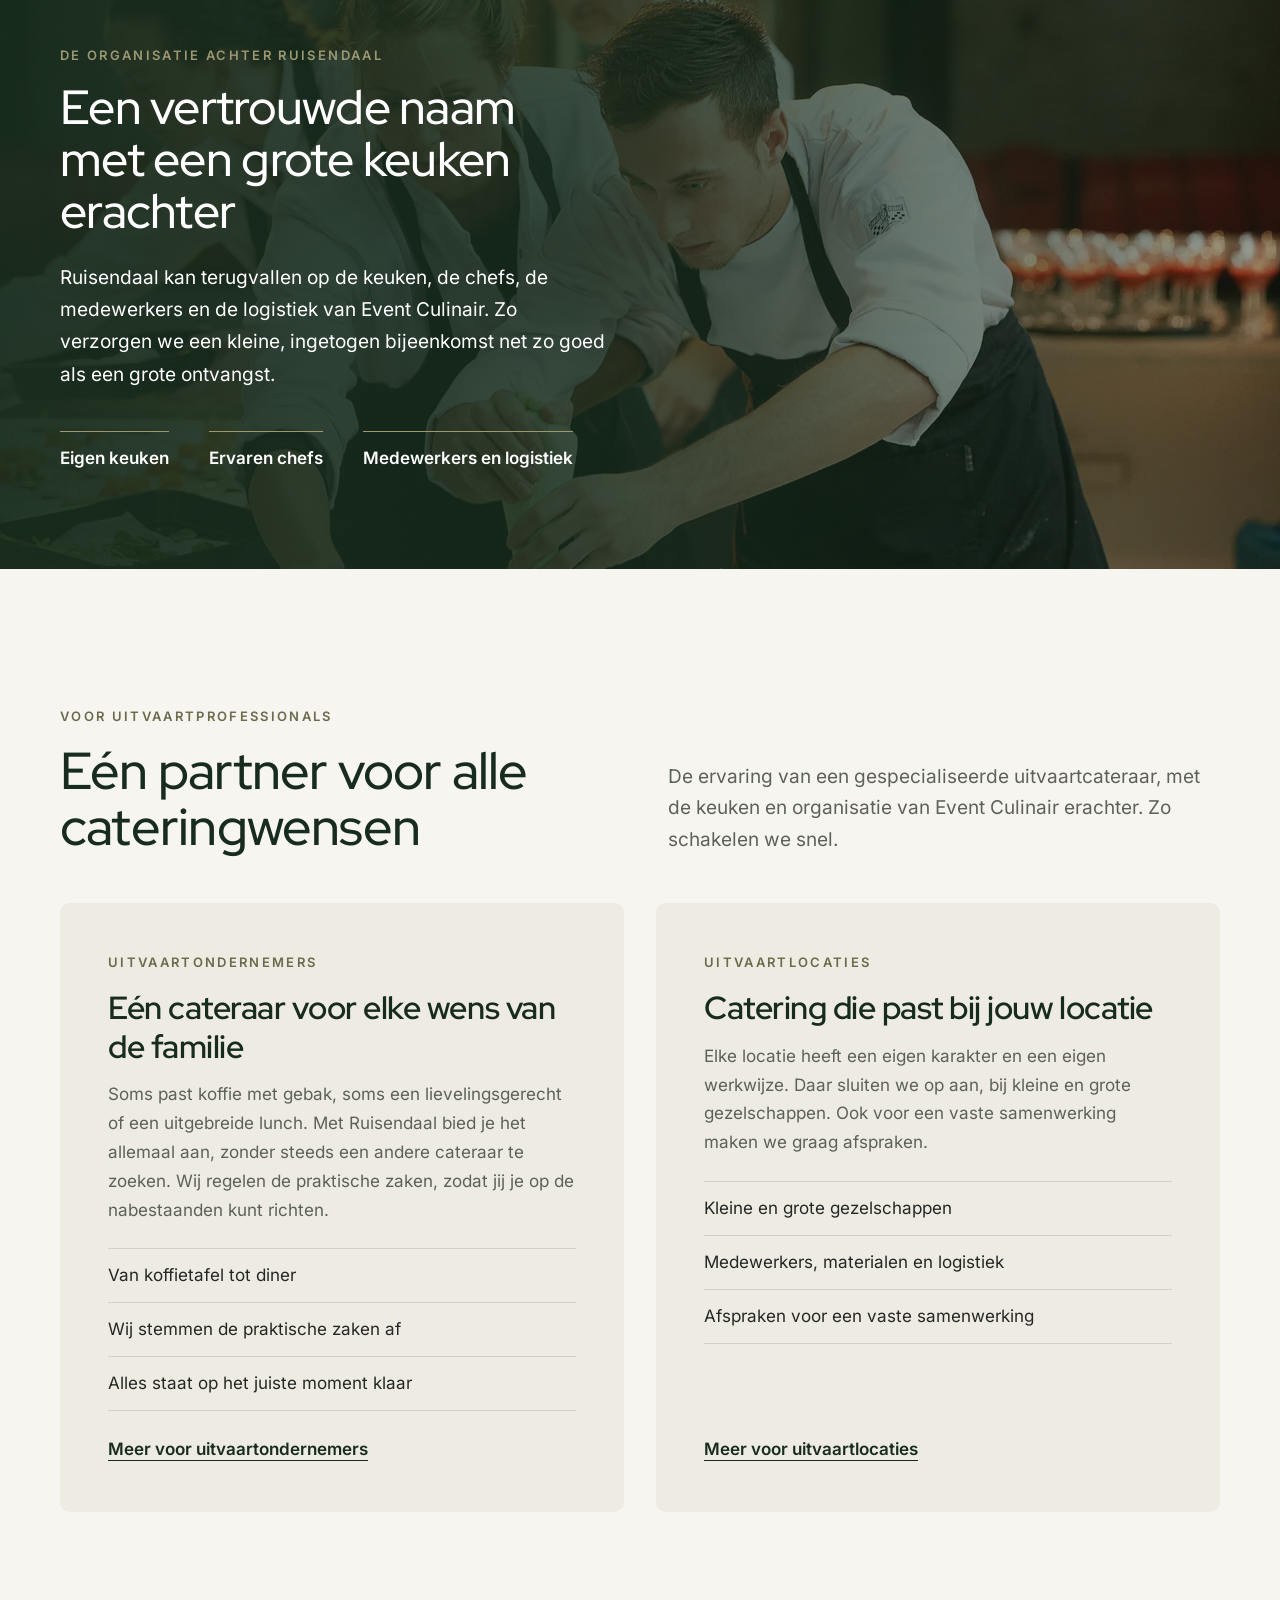
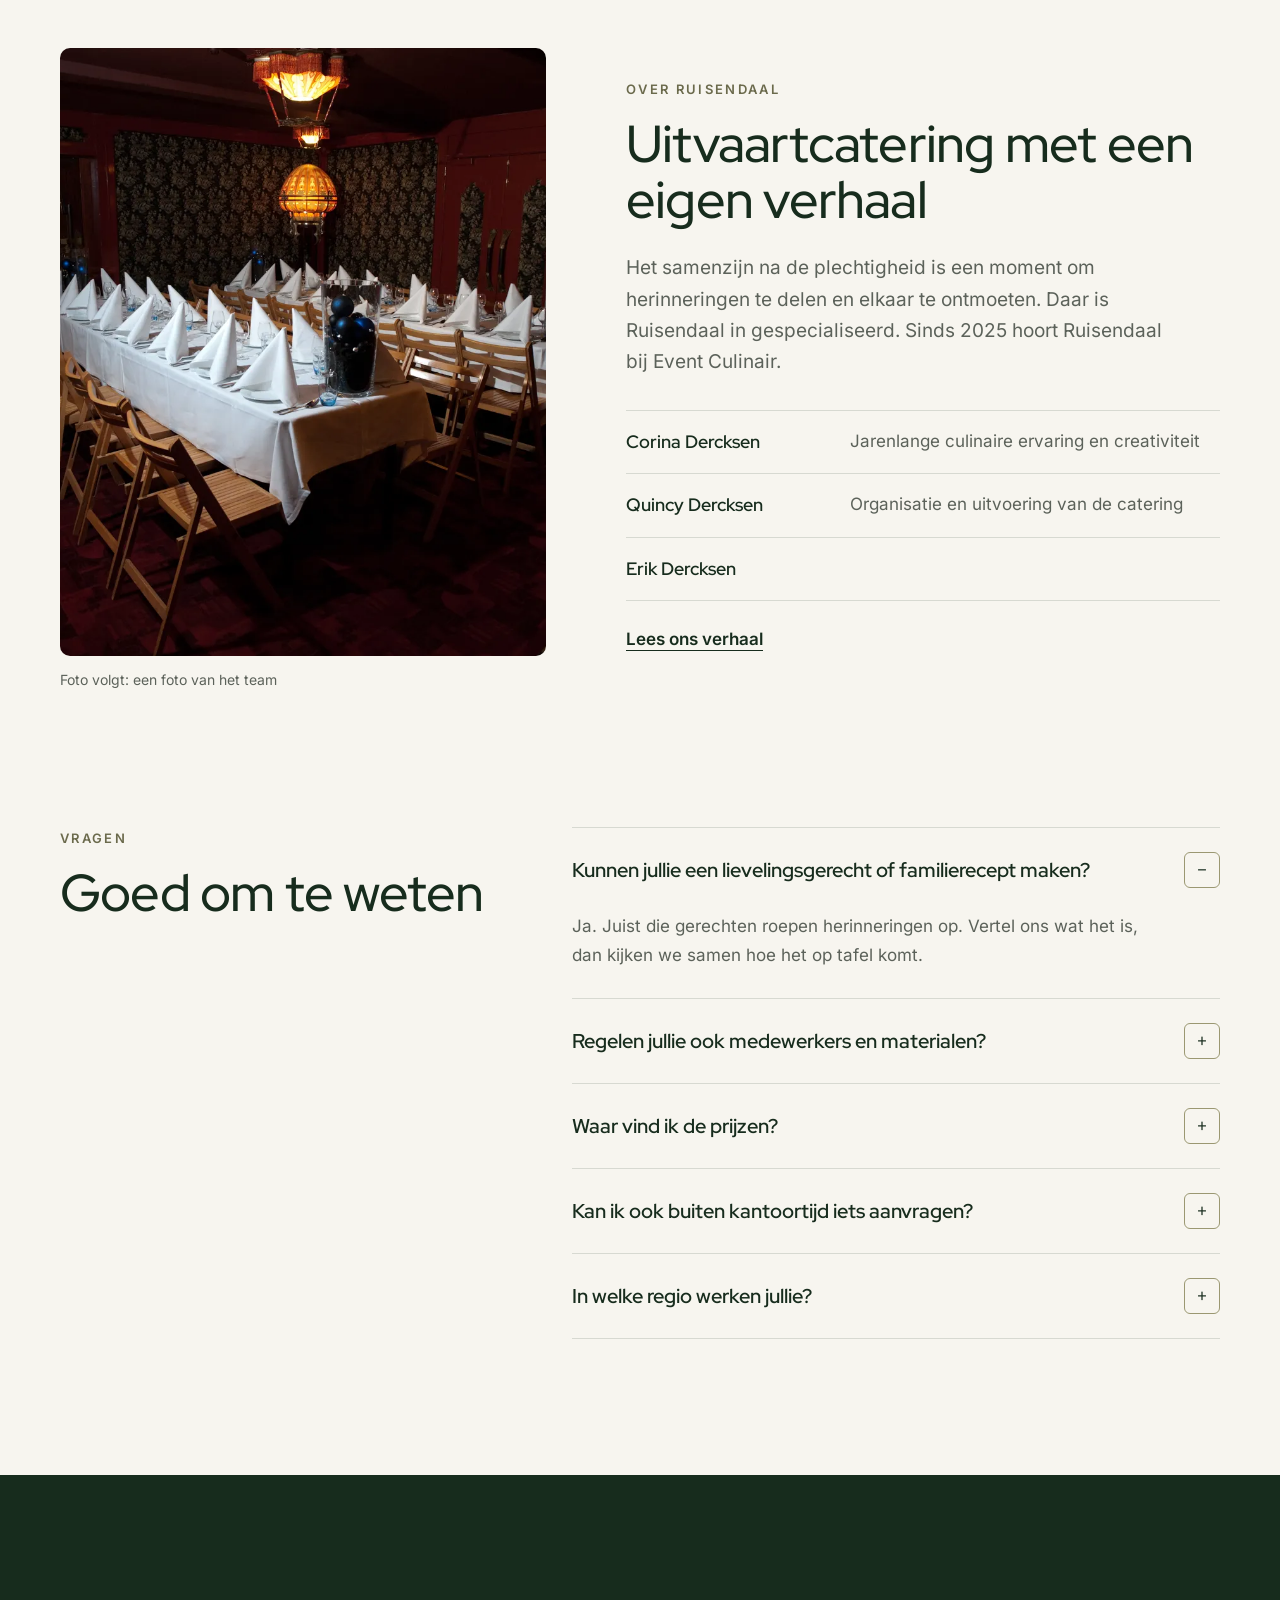
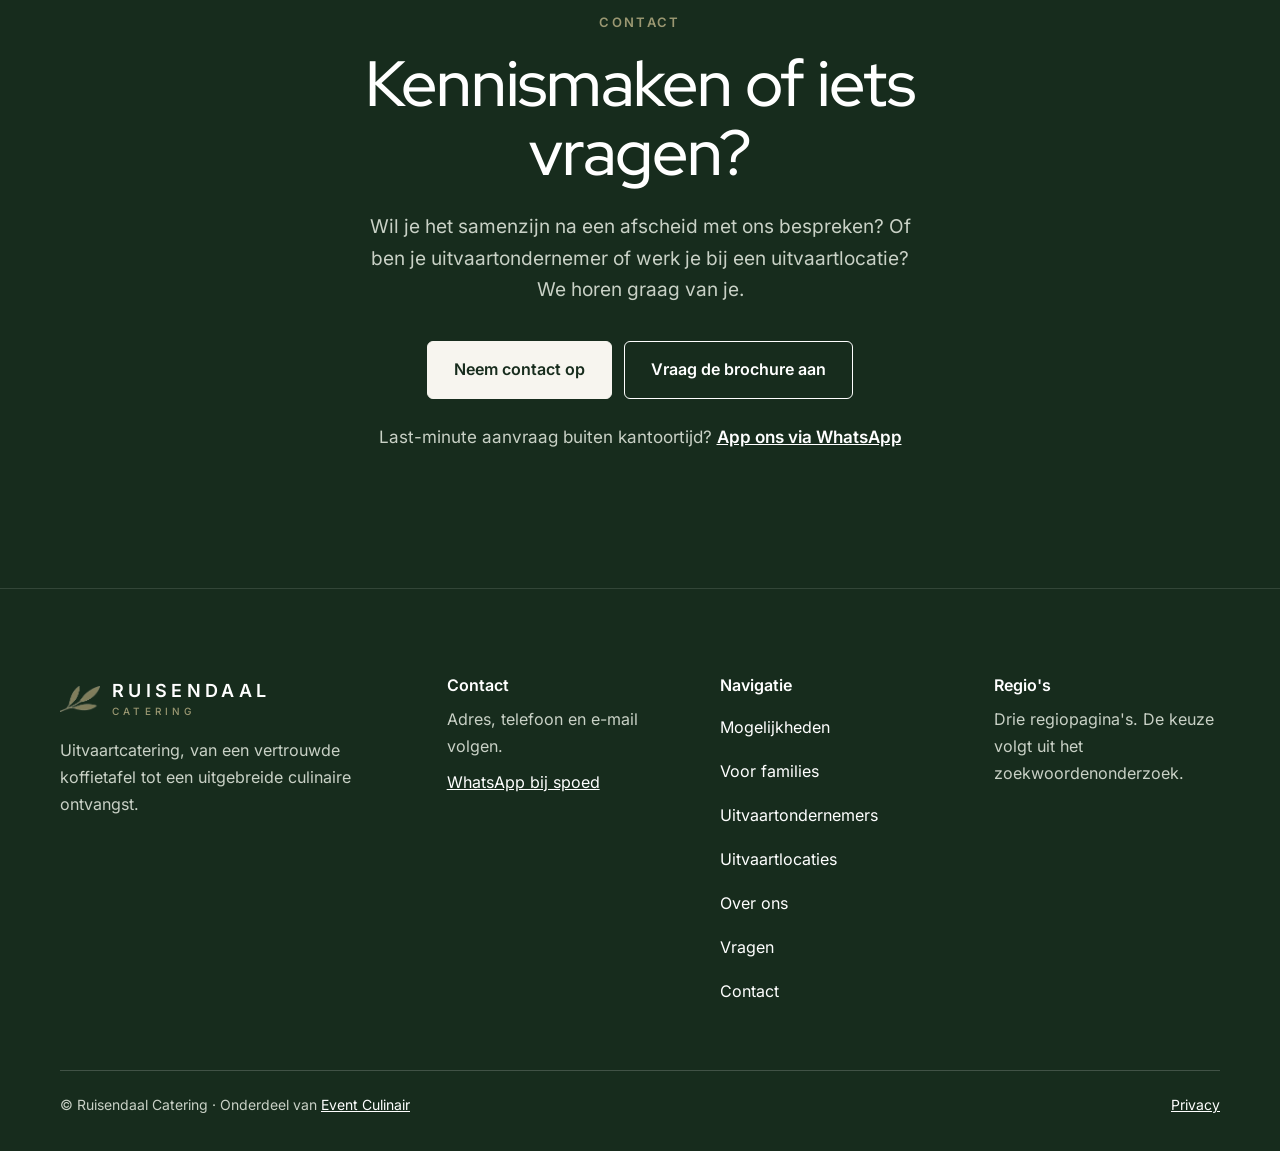
<file: variant-3.html>
<!DOCTYPE html><html lang="nl" data-kopletter="redhat" data-groen="basis"><head><meta charset="utf-8"><meta name="viewport" content="width=device-width, initial-scale=1"><title>Uitvaartcatering voor elk afscheid | Ruisendaal Catering</title><meta name="description" content="Ruisendaal verzorgt uitvaartcatering, van een vertrouwde koffietafel tot een uitgebreide culinaire ontvangst. Voor uitvaartondernemers en uitvaartlocaties."><link rel="canonical" href="https://defdigital.github.io/ruisendaal-catering-mockup/variant-3"><meta name="robots" content="noindex, nofollow"><link rel="stylesheet" href="_astro/Home.-BUL3efk.css"></head><body><a class="rd-skip" href="#inhoud">Naar de inhoud</a><header class="rd-nav" data-nav><div class="rd-nav_binnen"><a class="rd-logo" href="index.html" aria-label="Ruisendaal Catering, naar het overzicht van alle ontwerpen"><img class="rd-logo_takje" src="logo/takje-tijdelijk.png" alt="" width="342" height="221"><span class="rd-logo_woord"><span class="rd-logo_naam">RUISENDAAL</span><span class="rd-logo_sub">CATERING</span></span></a><nav class="rd-nav_menu" aria-label="Hoofdmenu"><ul class="rd-nav_links"><li><a class="rd-nav_link" href="#mogelijkheden">Mogelijkheden</a></li><li><a class="rd-nav_link" href="#families">Voor families</a></li><li><a class="rd-nav_link" href="#uitvaartondernemers">Uitvaartondernemers</a></li><li><a class="rd-nav_link" href="#uitvaartlocaties">Uitvaartlocaties</a></li><li><a class="rd-nav_link" href="#over-ons">Over ons</a></li></ul></nav><details class="rd-nav_mobiel"><summary class="rd-nav_knop">Menu</summary><ul class="rd-nav_mobiel-lijst"><li><a class="rd-nav_link" href="#mogelijkheden">Mogelijkheden</a></li><li><a class="rd-nav_link" href="#families">Voor families</a></li><li><a class="rd-nav_link" href="#uitvaartondernemers">Uitvaartondernemers</a></li><li><a class="rd-nav_link" href="#uitvaartlocaties">Uitvaartlocaties</a></li><li><a class="rd-nav_link" href="#over-ons">Over ons</a></li><li><a class="rd-nav_link" href="#contact">Contact</a></li></ul></details><a class="rd-knop rd-nav_contact" href="#contact">Contact</a></div></header><main id="inhoud"><section class="rd-hero" data-hero><div class="rd-hero_kader" data-slideshow aria-roledescription="slideshow" aria-label="Sfeerfoto's"><img class="rd-dia is-actief" src="foto/tafel-kaarslicht.webp" alt="Gedekte tafels bij kaarslicht" width="1280" height="853" sizes="100vw" loading="eager" decoding="async"><img class="rd-dia" src="foto/glazen-gedekte-tafel.webp" alt="Gedekte tafel met glazen en een plant in een zinken pot" width="1280" height="853" sizes="100vw" loading="lazy" decoding="async"><img class="rd-dia" src="foto/vis-fine-dining.webp" alt="Opgemaakt visgerecht op een wit bord" width="1280" height="853" sizes="100vw" loading="lazy" decoding="async"><div class="rd-hero_scherm"></div><div class="rd-hero_inhoud"><p class="rd-boventitel">Omdat ieder afscheid anders is</p><h1 class="rd-hero_titel">Uitvaartcatering die past bij het afscheid</h1><p class="rd-hero_intro">Van een vertrouwde koffietafel tot een uitgebreide culinaire ontvangst en alles daartussenin.</p><a class="rd-knop rd-knop--licht" href="#mogelijkheden">Bekijk de mogelijkheden</a></div><button class="rd-hero_pauze" type="button" data-slideshow-pauze hidden>Pauze</button><a class="rd-omlaag" href="#intro" aria-label="Naar beneden"><svg class="rd-omlaag_svg" viewBox="0 0 120 32" aria-hidden="true"><path class="rd-omlaag_vorm" d="M0 32 C30 32 36 0 60 0 C84 0 90 32 120 32 Z"></path><path class="rd-omlaag_pijl" d="M53 15 L60 21 L67 15"></path></svg></a></div></section><section class="rd-sectie rd-intro" id="intro" aria-label="Over het samenzijn"><div class="rd-container rd-intro_binnen"><img class="rd-intro_takje" src="logo/takje-tijdelijk.png" alt="" width="342" height="221" loading="lazy"><p class="rd-intro_tekst">Bij Ruisendaal is er alle ruimte om het samenzijn na de plechtigheid op een eigen manier in te vullen. Passend bij de wensen van de nabestaanden en bij degene om wie het gaat.</p></div></section><section class="rd-sectie" id="mogelijkheden" aria-labelledby="mogelijkheden-kop"><div class="rd-container"><div class="rd-kopblok"><p class="rd-boventitel">Onze mogelijkheden</p><h2 class="rd-sectietitel" id="mogelijkheden-kop">Van eenvoudig tot uitgebreid</h2></div><ul class="rd-mogelijkheden"><li class="rd-mogelijkheid"><div class="rd-mogelijkheid_foto mock-foto" role="img" aria-label="Foto volgt: koffietafel met gebak"><span>Foto volgt: koffietafel met gebak</span></div><h3 class="rd-mogelijkheid_titel">Vertrouwd</h3><p class="rd-mogelijkheid_tekst">Een goede kop koffie of thee, vers gebak, belegde broodjes of een verzorgde lunch. Herkenbaar, met zorg bereid en mooi opgediend.</p><a class="rd-tekstlink rd-mogelijkheid_knop" href="#mogelijkheden">Meer over vertrouwd</a></li><li class="rd-mogelijkheid"><img class="rd-mogelijkheid_foto" src="foto/vis-fine-dining.webp" alt="Opgemaakt visgerecht met groene saus op een wit bord" width="1280" height="853" sizes="(max-width: 767px) 100vw, (max-width: 991px) 50vw, 33vw" loading="lazy" decoding="async"><h3 class="rd-mogelijkheid_titel">Persoonlijk</h3><p class="rd-mogelijkheid_tekst">Een lievelingsgerecht, een familierecept of iets wat hoort bij degene van wie je afscheid neemt. Zo krijgen herinneringen een plek aan tafel.</p><a class="rd-tekstlink rd-mogelijkheid_knop" href="#mogelijkheden">Meer over persoonlijk</a></li><li class="rd-mogelijkheid"><img class="rd-mogelijkheid_foto" src="foto/garnalen-schaaltjes.webp" alt="Garnalen op prikkers in witte schaaltjes" width="1280" height="853" sizes="(max-width: 767px) 100vw, (max-width: 991px) 50vw, 33vw" loading="lazy" decoding="async"><h3 class="rd-mogelijkheid_titel">Bijzonder</h3><p class="rd-mogelijkheid_tekst">Een stijlvolle borrel met verfijnde hapjes, een uitgebreid buffet, een walking dinner of een mooi verzorgd diner.</p><a class="rd-tekstlink rd-mogelijkheid_knop" href="#mogelijkheden">Meer over bijzonder</a></li></ul><p class="rd-mogelijkheden_noot">Arrangementen en prijzen staan in onze cateringbrochure. <a class="rd-tekstlink" href="#contact">Vraag de brochure aan</a></p></div></section><section class="rd-families" id="families" aria-labelledby="families-kop"><div class="rd-container rd-families_raster"><div class="rd-families_tekst"><h2 class="rd-sectietitel" id="families-kop">Ruimte voor jullie eigen wensen</h2><p class="rd-lead">Neem je afscheid van iemand, dan wil je dat het samenzijn na de plechtigheid klopt. Met een vertrouwde koffietafel, een lievelingsgerecht of iets wat echt bij diegene past. Je uitvaartondernemer kan ons inschakelen, maar je kunt ook zelf contact met ons opnemen.</p><ul class="rd-doelgroep_lijst"><li>Van koffie met gebak tot een lievelingsgerecht</li><li>We denken mee over wat bij jullie past</li><li>Via je uitvaartondernemer of rechtstreeks</li></ul><a class="rd-knop rd-families_knop" href="#contact">Neem contact op</a></div><img class="rd-families_foto" src="foto/glazen-gedekte-tafel.webp" alt="Gedekte tafel met glazen en een plant in een zinken pot" width="1280" height="853" sizes="(max-width: 991px) 100vw, 50vw" loading="lazy" decoding="async"></div></section><section class="rd-band rd-band--aansluitend" aria-labelledby="organisatie-kop"><img class="rd-band_foto" src="foto/koks-opmaken-2.webp" alt width="1280" height="853" sizes="100vw" loading="lazy" decoding="async"><div class="rd-band_scherm"></div><div class="rd-container rd-band_inhoud"><p class="rd-boventitel">De organisatie achter Ruisendaal</p><h2 class="rd-band_titel" id="organisatie-kop">Een vertrouwde naam met een grote keuken erachter</h2><p class="rd-band_tekst">Ruisendaal kan terugvallen op de keuken, de chefs, de medewerkers en de logistiek van Event Culinair. Zo verzorgen we een kleine, ingetogen bijeenkomst net zo goed als een grote ontvangst.</p><ul class="rd-band_feiten"><li>Eigen keuken</li><li>Ervaren chefs</li><li>Medewerkers en logistiek</li></ul></div></section><section class="rd-sectie rd-professionals" id="professionals" aria-labelledby="professionals-kop"><div class="rd-container"><div class="rd-professionals_kop"><div><p class="rd-boventitel">Voor uitvaartprofessionals</p><h2 class="rd-sectietitel" id="professionals-kop">Eén partner voor alle cateringwensen</h2></div><p class="rd-lead">De ervaring van een gespecialiseerde uitvaartcateraar, met de keuken en organisatie van Event Culinair erachter. Zo schakelen we snel.</p></div><div class="rd-professionals_kaarten"><article class="rd-doelgroep" id="uitvaartondernemers"><p class="rd-boventitel">Uitvaartondernemers</p><h3 class="rd-doelgroep_kop">Eén cateraar voor elke wens van de familie</h3><p class="rd-doelgroep_tekst">Soms past koffie met gebak, soms een lievelingsgerecht of een uitgebreide lunch. Met Ruisendaal bied je het allemaal aan, zonder steeds een andere cateraar te zoeken. Wij regelen de praktische zaken, zodat jij je op de nabestaanden kunt richten.</p><ul class="rd-doelgroep_lijst"><li>Van koffietafel tot diner</li><li>Wij stemmen de praktische zaken af</li><li>Alles staat op het juiste moment klaar</li></ul><a class="rd-tekstlink" href="#contact">Meer voor uitvaartondernemers</a></article><article class="rd-doelgroep" id="uitvaartlocaties"><p class="rd-boventitel">Uitvaartlocaties</p><h3 class="rd-doelgroep_kop">Catering die past bij jouw locatie</h3><p class="rd-doelgroep_tekst">Elke locatie heeft een eigen karakter en een eigen werkwijze. Daar sluiten we op aan, bij kleine en grote gezelschappen. Ook voor een vaste samenwerking maken we graag afspraken.</p><ul class="rd-doelgroep_lijst"><li>Kleine en grote gezelschappen</li><li>Medewerkers, materialen en logistiek</li><li>Afspraken voor een vaste samenwerking</li></ul><a class="rd-tekstlink" href="#contact">Meer voor uitvaartlocaties</a></article></div></div></section><section class="rd-sectie rd-over" id="over-ons" aria-labelledby="over-kop"><div class="rd-container rd-over_raster"><figure class="rd-over_figuur"><img class="rd-over_foto" src="foto/private-dining-tafel.webp" alt="Lange gedekte tafel met witte servetten in een sfeervolle zaal" width="1280" height="853" sizes="(max-width: 991px) 100vw, 45vw" loading="lazy" decoding="async"><figcaption class="rd-over_bijschrift">Foto volgt: een foto van het team</figcaption></figure><div class="rd-over_tekst"><p class="rd-boventitel">Over Ruisendaal</p><h2 class="rd-sectietitel" id="over-kop">Uitvaartcatering met een eigen verhaal</h2><p class="rd-lead">Het samenzijn na de plechtigheid is een moment om herinneringen te delen en elkaar te ontmoeten. Daar is Ruisendaal in gespecialiseerd. Sinds 2025 hoort Ruisendaal bij Event Culinair.</p><ul class="rd-mensen"><li class="rd-mens"><span class="rd-mens_naam">Corina Dercksen</span><span class="rd-mens_rol">Jarenlange culinaire ervaring en creativiteit</span></li><li class="rd-mens"><span class="rd-mens_naam">Quincy Dercksen</span><span class="rd-mens_rol">Organisatie en uitvoering van de catering</span></li><li class="rd-mens"><span class="rd-mens_naam">Erik Dercksen</span></li></ul><a class="rd-tekstlink" href="#over-ons">Lees ons verhaal</a></div></div></section><section class="rd-sectie" id="vragen" aria-labelledby="vragen-kop"><div class="rd-container rd-vragen_raster"><div><p class="rd-boventitel">Vragen</p><h2 class="rd-sectietitel" id="vragen-kop">Goed om te weten</h2></div><div class="rd-vragen"><details class="rd-vraag" open><summary class="rd-vraag_vraag">Kunnen jullie een lievelingsgerecht of familierecept maken?</summary><p class="rd-vraag_antwoord">Ja. Juist die gerechten roepen herinneringen op. Vertel ons wat het is, dan kijken we samen hoe het op tafel komt.</p></details><details class="rd-vraag"><summary class="rd-vraag_vraag">Regelen jullie ook medewerkers en materialen?</summary><p class="rd-vraag_antwoord">Ja. Naast eten en drinken verzorgen we ook de medewerkers, de materialen en de logistiek.</p></details><details class="rd-vraag"><summary class="rd-vraag_vraag">Waar vind ik de prijzen?</summary><p class="rd-vraag_antwoord">Arrangementen en prijzen staan in onze cateringbrochure. Vraag hem aan, dan sturen we hem je toe.</p></details><details class="rd-vraag"><summary class="rd-vraag_vraag">Kan ik ook buiten kantoortijd iets aanvragen?</summary><p class="rd-vraag_antwoord">Ja. Voor een last-minute aanvraag buiten kantoortijd kun je ons appen via WhatsApp.</p></details><details class="rd-vraag"><summary class="rd-vraag_vraag">In welke regio werken jullie?</summary><p class="rd-vraag_antwoord">Van het Gooi tot Bloemendaal. Ook in de Bollenstreek.</p></details></div></div></section><section class="rd-afsluiter" id="contact" aria-labelledby="contact-kop"><div class="rd-container rd-afsluiter_binnen"><p class="rd-boventitel">Contact</p><h2 class="rd-afsluiter_titel" id="contact-kop">Kennismaken of iets vragen?</h2><p class="rd-lead">Wil je het samenzijn na een afscheid met ons bespreken? Of ben je uitvaartondernemer of werk je bij een uitvaartlocatie? We horen graag van je.</p><div class="rd-knoppen"><a class="rd-knop" href="#contact">Neem contact op</a><a class="rd-knop rd-knop--lijn" href="#contact">Vraag de brochure aan</a></div><p class="rd-afsluiter_spoed">Last-minute aanvraag buiten kantoortijd? <a href="#contact">App ons via WhatsApp</a></p></div></section></main><footer class="rd-footer"><div class="rd-container rd-footer_raster"><div><a class="rd-logo" href="#inhoud" aria-label="Ruisendaal Catering, naar boven"><img class="rd-logo_takje" src="logo/takje-tijdelijk.png" alt="" width="342" height="221"><span class="rd-logo_woord"><span class="rd-logo_naam">RUISENDAAL</span><span class="rd-logo_sub">CATERING</span></span></a><p class="rd-footer_tekst">Uitvaartcatering, van een vertrouwde koffietafel tot een uitgebreide culinaire ontvangst.</p></div><div><h2 class="rd-footer_kop">Contact</h2><p class="rd-footer_tekst">Adres, telefoon en e-mail volgen.</p><a href="#contact">WhatsApp bij spoed</a></div><div><h2 class="rd-footer_kop">Navigatie</h2><ul class="rd-footer_lijst"><li><a href="#mogelijkheden">Mogelijkheden</a></li><li><a href="#families">Voor families</a></li><li><a href="#uitvaartondernemers">Uitvaartondernemers</a></li><li><a href="#uitvaartlocaties">Uitvaartlocaties</a></li><li><a href="#over-ons">Over ons</a></li><li><a href="#vragen">Vragen</a></li><li><a href="#contact">Contact</a></li></ul></div><div><h2 class="rd-footer_kop">Regio's</h2><p class="rd-footer_tekst">Drie regiopagina's. De keuze volgt uit het zoekwoordenonderzoek.</p></div></div><div class="rd-container"><div class="rd-footer_onder"><p>© Ruisendaal Catering · Onderdeel van <a href="https://www.eventculinair.nl">Event Culinair</a></p><p><a href="#inhoud">Privacy</a></p></div></div></footer><!-- Vast rechtsonder. Nummer van Erik volgt, tot dan naar het contactblok. --><a class="rd-spoed" href="#contact" aria-label="Spoedaanvraag via WhatsApp"><svg class="rd-spoed_icoon" viewBox="0 0 24 24" aria-hidden="true"><path d="M12 2a10 10 0 0 0-8.6 15.1L2 22l5-1.3A10 10 0 1 0 12 2Zm0 18.2a8.2 8.2 0 0 1-4.2-1.2l-.3-.2-3 .8.8-2.9-.2-.3A8.2 8.2 0 1 1 12 20.2Zm4.5-6.1c-.2-.1-1.5-.7-1.7-.8-.2-.1-.4-.1-.6.1l-.8 1c-.1.2-.3.2-.5.1a6.7 6.7 0 0 1-3.3-2.9c-.2-.4.2-.4.7-1.3.1-.2 0-.3 0-.4l-.8-1.8c-.2-.5-.4-.4-.6-.4h-.5a1 1 0 0 0-.7.3 3 3 0 0 0-.9 2.2 5.2 5.2 0 0 0 1.1 2.8 11.9 11.9 0 0 0 4.6 4c1.7.7 2.4.8 3.2.7.5-.1 1.5-.6 1.7-1.2.2-.6.2-1.1.2-1.2l-.5-.3Z"></path></svg><span>Spoed<span class="rd-spoed_tekst-lang">? WhatsApp</span></span></a><script type="module">var e=!window.matchMedia(`(prefers-reduced-motion: reduce)`).matches,t=document.querySelector(`[data-nav]`),n=document.querySelector(`[data-hero]`);if(t&&n){let e=()=>t.classList.toggle(`rd-nav--transparant`,window.scrollY<n.offsetHeight-t.offsetHeight);e(),window.addEventListener(`scroll`,e,{passive:!0}),window.addEventListener(`resize`,e)}var r=document.querySelector(`[data-slideshow]`);if(r){let t=[...r.querySelectorAll(`.rd-dia`)],n=r.querySelector(`[data-slideshow-pauze]`),i=0,a=e,o=()=>{n&&(n.textContent=a?`Pauze`:`Afspelen`,n.setAttribute(`aria-pressed`,String(!a)))};n&&t.length>1&&(n.hidden=!1,o(),n.addEventListener(`click`,()=>{a=!a,o()})),setInterval(()=>{!a||t.length<2||(t[i].classList.remove(`is-actief`),i=(i+1)%t.length,t[i].classList.add(`is-actief`))},6e3)}</script></body></html>
</file>
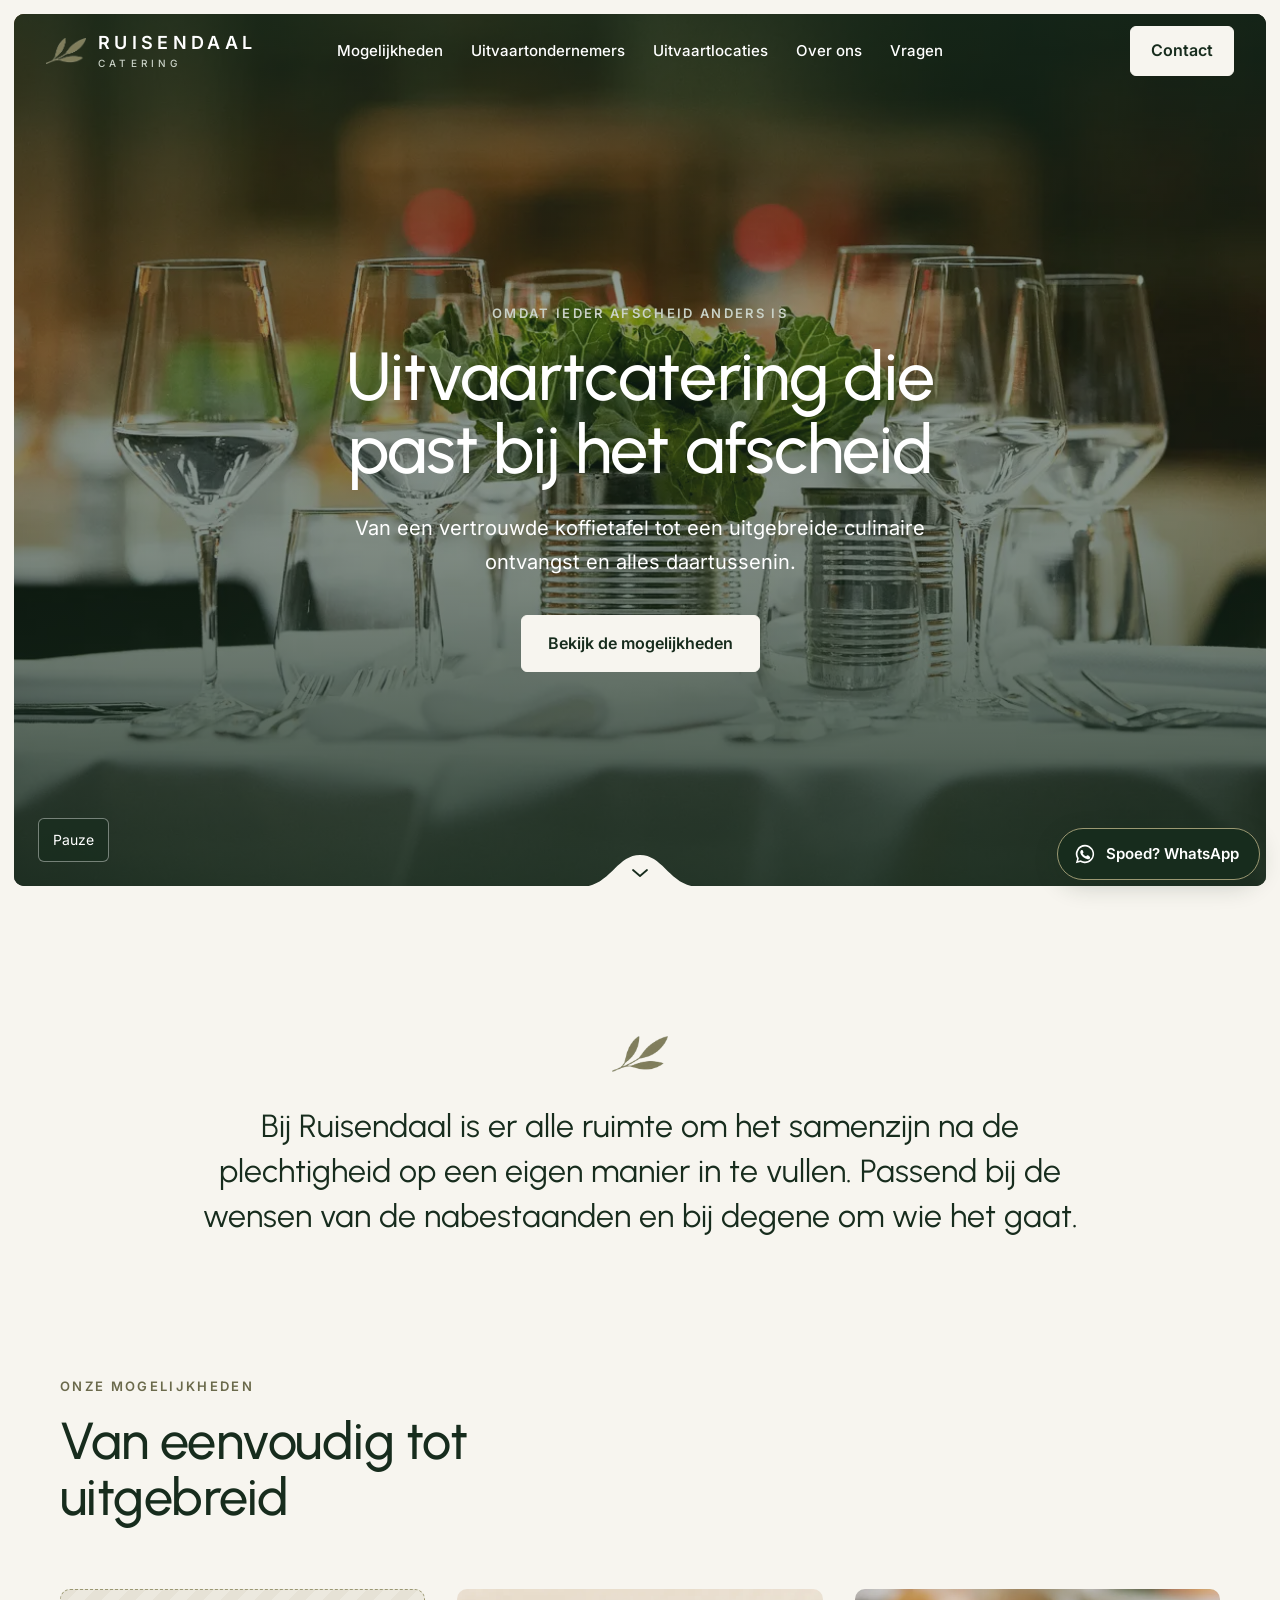
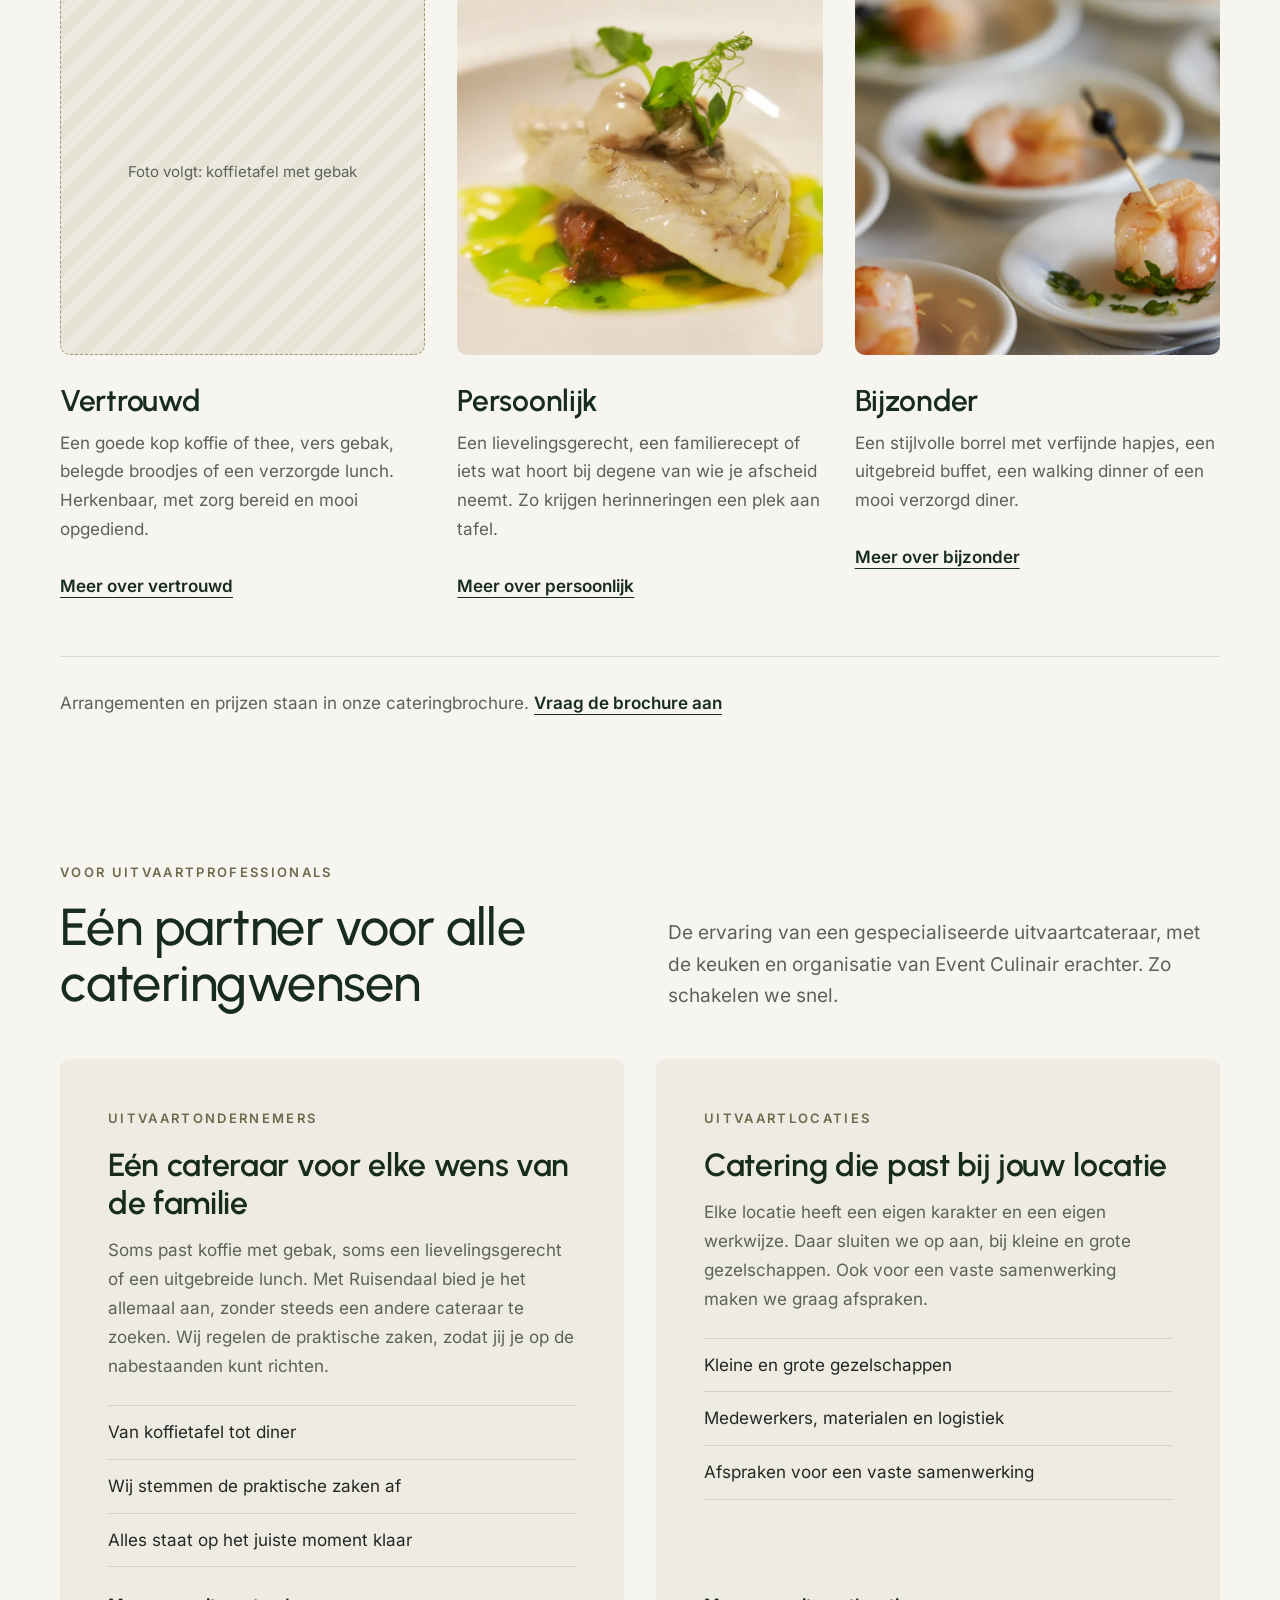
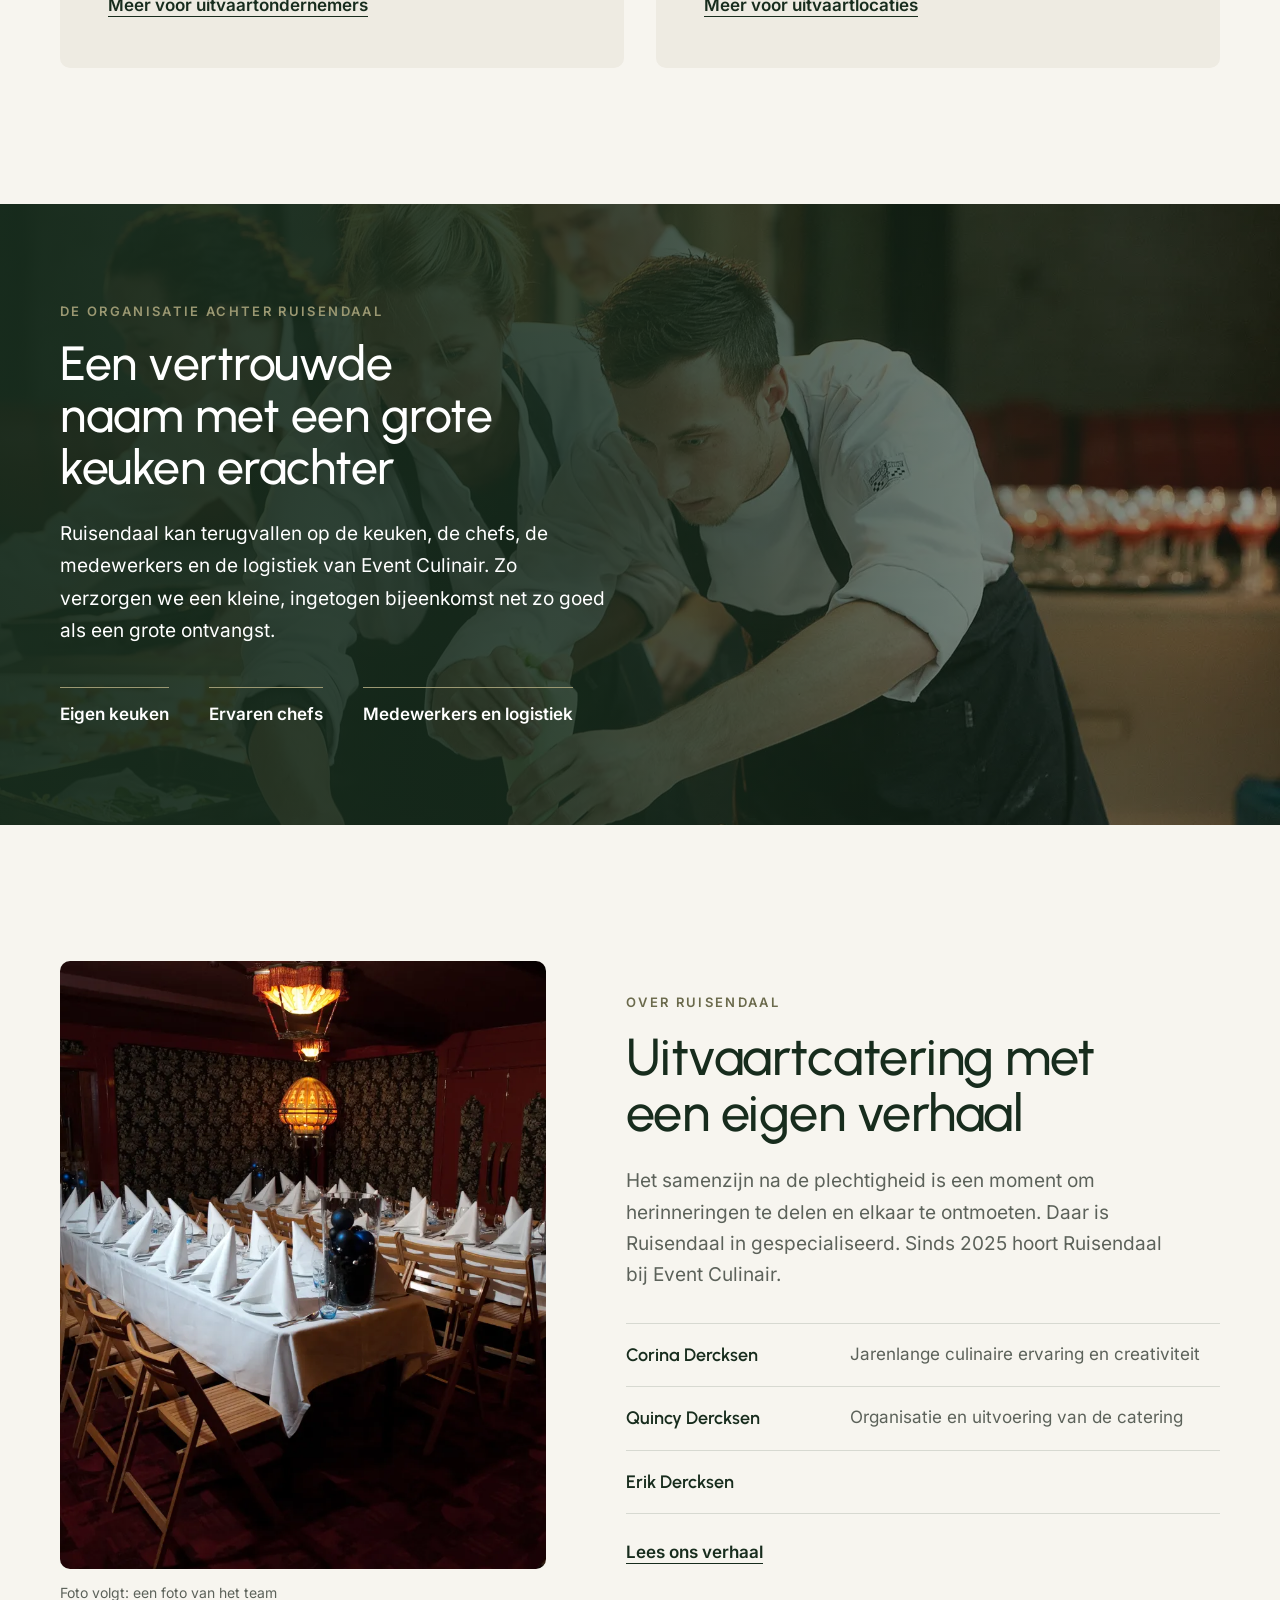
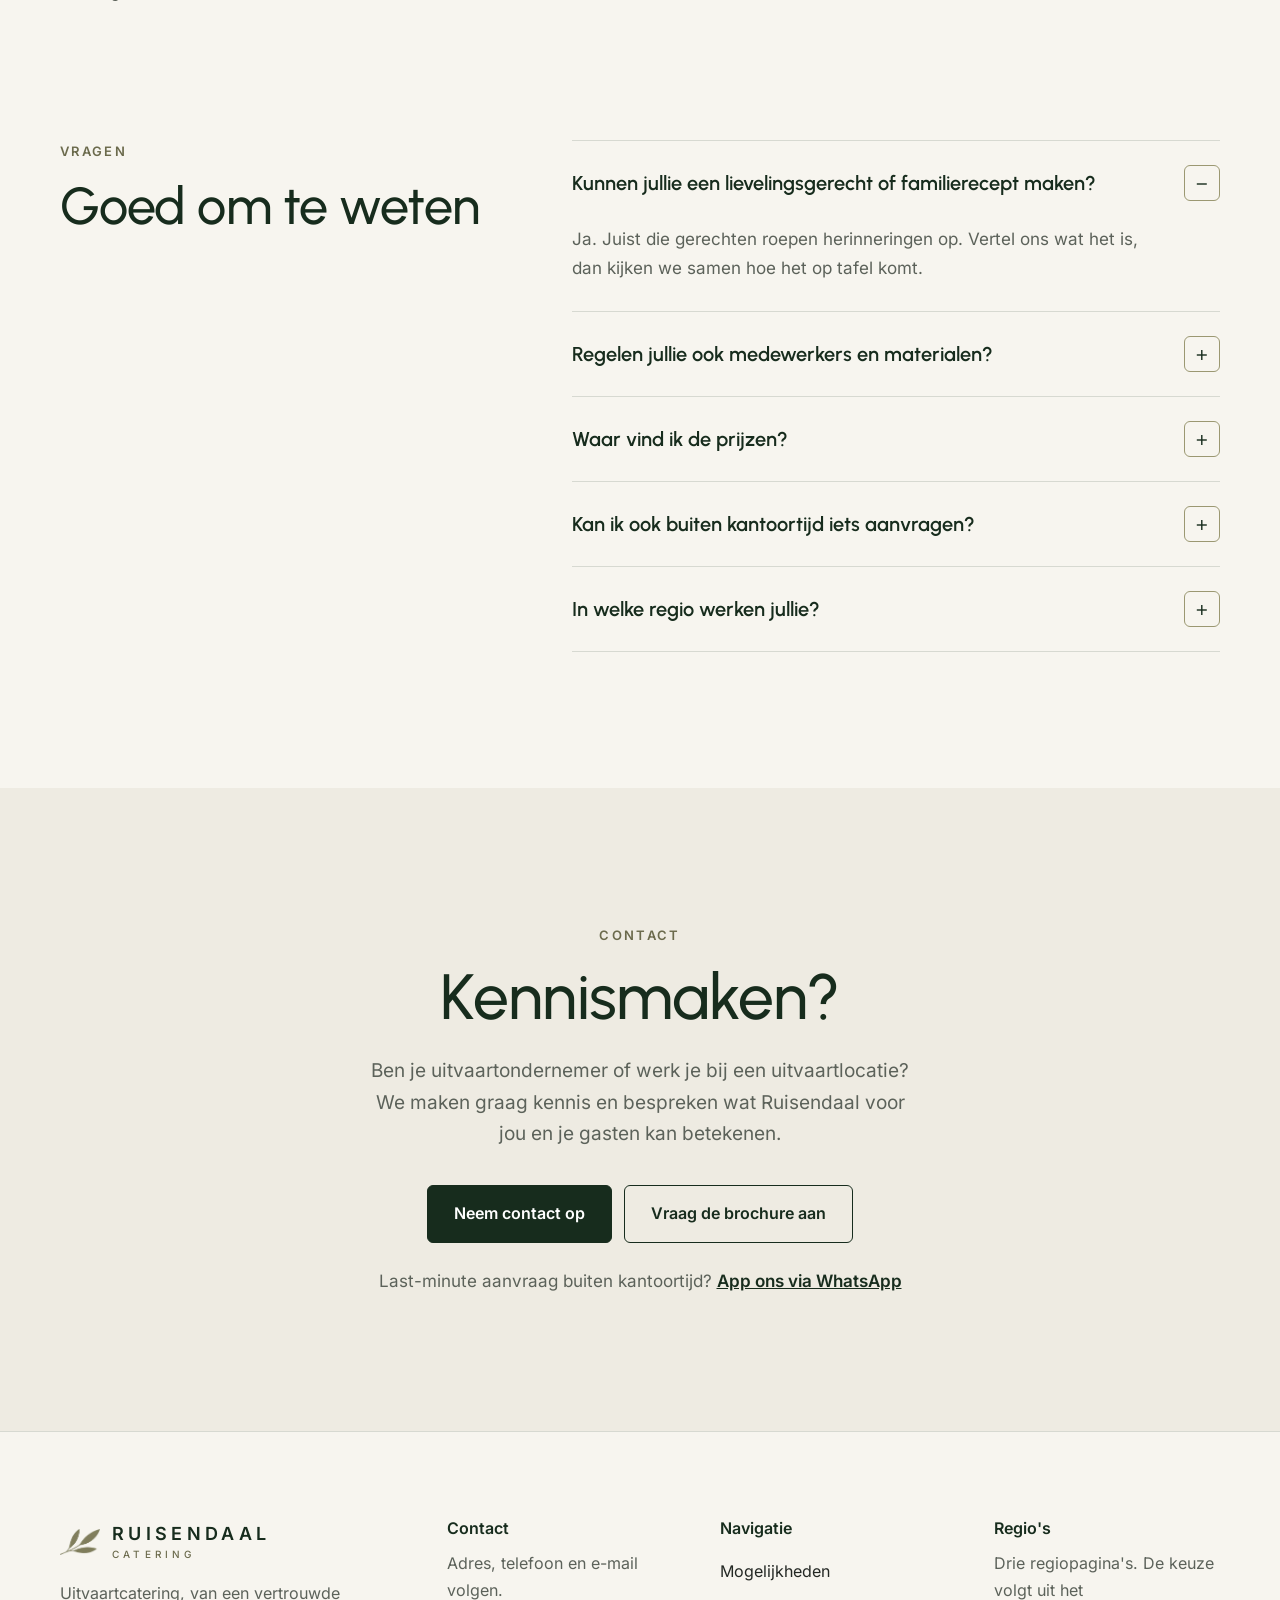
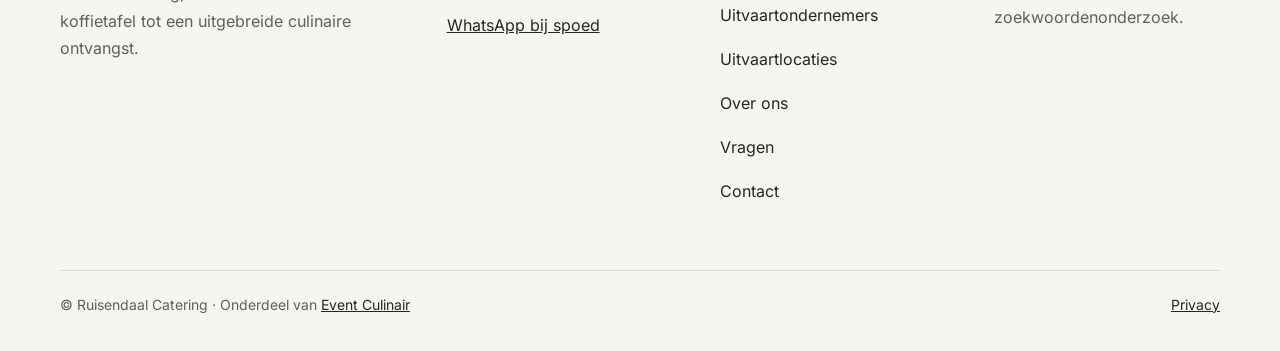
<file: ronde-1/variant-1.html>
<!DOCTYPE html><html lang="nl" data-kopletter="urbanist" data-groen="accent"><head><meta charset="utf-8"><meta name="viewport" content="width=device-width, initial-scale=1"><title>Uitvaartcatering voor elk afscheid | Ruisendaal Catering</title><meta name="description" content="Ruisendaal verzorgt uitvaartcatering, van een vertrouwde koffietafel tot een uitgebreide culinaire ontvangst. Voor uitvaartondernemers en uitvaartlocaties."><link rel="canonical" href="https://defdigital.github.io/ruisendaal-catering-mockup/ronde-1/variant-1"><meta name="robots" content="noindex, nofollow"><link rel="stylesheet" href="_astro/Home.Db2PkZA2.css"></head><body><a class="rd-skip" href="#inhoud">Naar de inhoud</a><header class="rd-nav" data-nav><div class="rd-nav_binnen"><a class="rd-logo" href="../index.html" aria-label="Ruisendaal Catering, naar het overzicht van alle ontwerpen"><img class="rd-logo_takje" src="logo/takje-tijdelijk.png" alt="" width="342" height="221"><span class="rd-logo_woord"><span class="rd-logo_naam">RUISENDAAL</span><span class="rd-logo_sub">CATERING</span></span></a><nav class="rd-nav_menu" aria-label="Hoofdmenu"><ul class="rd-nav_links"><li><a class="rd-nav_link" href="#mogelijkheden">Mogelijkheden</a></li><li><a class="rd-nav_link" href="#uitvaartondernemers">Uitvaartondernemers</a></li><li><a class="rd-nav_link" href="#uitvaartlocaties">Uitvaartlocaties</a></li><li><a class="rd-nav_link" href="#over-ons">Over ons</a></li><li><a class="rd-nav_link" href="#vragen">Vragen</a></li></ul></nav><details class="rd-nav_mobiel"><summary class="rd-nav_knop">Menu</summary><ul class="rd-nav_mobiel-lijst"><li><a class="rd-nav_link" href="#mogelijkheden">Mogelijkheden</a></li><li><a class="rd-nav_link" href="#uitvaartondernemers">Uitvaartondernemers</a></li><li><a class="rd-nav_link" href="#uitvaartlocaties">Uitvaartlocaties</a></li><li><a class="rd-nav_link" href="#over-ons">Over ons</a></li><li><a class="rd-nav_link" href="#vragen">Vragen</a></li><li><a class="rd-nav_link" href="#contact">Contact</a></li></ul></details><a class="rd-knop rd-nav_contact" href="#contact">Contact</a></div></header><main id="inhoud"><section class="rd-hero" data-hero><div class="rd-hero_kader" data-slideshow aria-roledescription="slideshow" aria-label="Sfeerfoto's"><img class="rd-dia is-actief" src="foto/glazen-gedekte-tafel.webp" alt="Gedekte tafel met glazen en een plant in een zinken pot" width="1280" height="853" sizes="100vw" loading="eager" decoding="async"><img class="rd-dia" src="foto/tafel-kaarslicht.webp" alt="Gedekte tafels bij kaarslicht" width="1280" height="853" sizes="100vw" loading="lazy" decoding="async"><img class="rd-dia" src="foto/vis-fine-dining.webp" alt="Opgemaakt visgerecht op een wit bord" width="1280" height="853" sizes="100vw" loading="lazy" decoding="async"><div class="rd-hero_scherm"></div><div class="rd-hero_inhoud"><p class="rd-boventitel">Omdat ieder afscheid anders is</p><h1 class="rd-hero_titel">Uitvaartcatering die past bij het afscheid</h1><p class="rd-hero_intro">Van een vertrouwde koffietafel tot een uitgebreide culinaire ontvangst en alles daartussenin.</p><a class="rd-knop rd-knop--licht" href="#mogelijkheden">Bekijk de mogelijkheden</a></div><button class="rd-hero_pauze" type="button" data-slideshow-pauze hidden>Pauze</button><a class="rd-omlaag" href="#intro" aria-label="Naar beneden"><svg class="rd-omlaag_svg" viewBox="0 0 120 32" aria-hidden="true"><path class="rd-omlaag_vorm" d="M0 32 C30 32 36 0 60 0 C84 0 90 32 120 32 Z"></path><path class="rd-omlaag_pijl" d="M53 15 L60 21 L67 15"></path></svg></a></div></section><section class="rd-sectie rd-intro" id="intro" aria-label="Over het samenzijn"><div class="rd-container rd-intro_binnen"><img class="rd-intro_takje" src="logo/takje-tijdelijk.png" alt="" width="342" height="221" loading="lazy"><p class="rd-intro_tekst">Bij Ruisendaal is er alle ruimte om het samenzijn na de plechtigheid op een eigen manier in te vullen. Passend bij de wensen van de nabestaanden en bij degene om wie het gaat.</p></div></section><section class="rd-sectie" id="mogelijkheden" aria-labelledby="mogelijkheden-kop"><div class="rd-container"><div class="rd-kopblok"><p class="rd-boventitel">Onze mogelijkheden</p><h2 class="rd-sectietitel" id="mogelijkheden-kop">Van eenvoudig tot uitgebreid</h2></div><ul class="rd-mogelijkheden"><li class="rd-mogelijkheid"><div class="rd-mogelijkheid_foto mock-foto" role="img" aria-label="Foto volgt: koffietafel met gebak"><span>Foto volgt: koffietafel met gebak</span></div><h3 class="rd-mogelijkheid_titel">Vertrouwd</h3><p class="rd-mogelijkheid_tekst">Een goede kop koffie of thee, vers gebak, belegde broodjes of een verzorgde lunch. Herkenbaar, met zorg bereid en mooi opgediend.</p><a class="rd-tekstlink rd-mogelijkheid_knop" href="#mogelijkheden">Meer over vertrouwd</a></li><li class="rd-mogelijkheid"><img class="rd-mogelijkheid_foto" src="foto/vis-fine-dining.webp" alt="Opgemaakt visgerecht met groene saus op een wit bord" width="1280" height="853" sizes="(max-width: 767px) 100vw, (max-width: 991px) 50vw, 33vw" loading="lazy" decoding="async"><h3 class="rd-mogelijkheid_titel">Persoonlijk</h3><p class="rd-mogelijkheid_tekst">Een lievelingsgerecht, een familierecept of iets wat hoort bij degene van wie je afscheid neemt. Zo krijgen herinneringen een plek aan tafel.</p><a class="rd-tekstlink rd-mogelijkheid_knop" href="#mogelijkheden">Meer over persoonlijk</a></li><li class="rd-mogelijkheid"><img class="rd-mogelijkheid_foto" src="foto/garnalen-schaaltjes.webp" alt="Garnalen op prikkers in witte schaaltjes" width="1280" height="853" sizes="(max-width: 767px) 100vw, (max-width: 991px) 50vw, 33vw" loading="lazy" decoding="async"><h3 class="rd-mogelijkheid_titel">Bijzonder</h3><p class="rd-mogelijkheid_tekst">Een stijlvolle borrel met verfijnde hapjes, een uitgebreid buffet, een walking dinner of een mooi verzorgd diner.</p><a class="rd-tekstlink rd-mogelijkheid_knop" href="#mogelijkheden">Meer over bijzonder</a></li></ul><p class="rd-mogelijkheden_noot">Arrangementen en prijzen staan in onze cateringbrochure. <a class="rd-tekstlink" href="#contact">Vraag de brochure aan</a></p></div></section><section class="rd-sectie rd-professionals" id="professionals" aria-labelledby="professionals-kop"><div class="rd-container"><div class="rd-professionals_kop"><div><p class="rd-boventitel">Voor uitvaartprofessionals</p><h2 class="rd-sectietitel" id="professionals-kop">Eén partner voor alle cateringwensen</h2></div><p class="rd-lead">De ervaring van een gespecialiseerde uitvaartcateraar, met de keuken en organisatie van Event Culinair erachter. Zo schakelen we snel.</p></div><div class="rd-professionals_kaarten"><article class="rd-doelgroep" id="uitvaartondernemers"><p class="rd-boventitel">Uitvaartondernemers</p><h3 class="rd-doelgroep_kop">Eén cateraar voor elke wens van de familie</h3><p class="rd-doelgroep_tekst">Soms past koffie met gebak, soms een lievelingsgerecht of een uitgebreide lunch. Met Ruisendaal bied je het allemaal aan, zonder steeds een andere cateraar te zoeken. Wij regelen de praktische zaken, zodat jij je op de nabestaanden kunt richten.</p><ul class="rd-doelgroep_lijst"><li>Van koffietafel tot diner</li><li>Wij stemmen de praktische zaken af</li><li>Alles staat op het juiste moment klaar</li></ul><a class="rd-tekstlink" href="#contact">Meer voor uitvaartondernemers</a></article><article class="rd-doelgroep" id="uitvaartlocaties"><p class="rd-boventitel">Uitvaartlocaties</p><h3 class="rd-doelgroep_kop">Catering die past bij jouw locatie</h3><p class="rd-doelgroep_tekst">Elke locatie heeft een eigen karakter en een eigen werkwijze. Daar sluiten we op aan, bij kleine en grote gezelschappen. Ook voor een vaste samenwerking maken we graag afspraken.</p><ul class="rd-doelgroep_lijst"><li>Kleine en grote gezelschappen</li><li>Medewerkers, materialen en logistiek</li><li>Afspraken voor een vaste samenwerking</li></ul><a class="rd-tekstlink" href="#contact">Meer voor uitvaartlocaties</a></article></div></div></section><section class="rd-band" aria-labelledby="organisatie-kop"><img class="rd-band_foto" src="foto/koks-opmaken-2.webp" alt width="1280" height="853" sizes="100vw" loading="lazy" decoding="async"><div class="rd-band_scherm"></div><div class="rd-container rd-band_inhoud"><p class="rd-boventitel">De organisatie achter Ruisendaal</p><h2 class="rd-band_titel" id="organisatie-kop">Een vertrouwde naam met een grote keuken erachter</h2><p class="rd-band_tekst">Ruisendaal kan terugvallen op de keuken, de chefs, de medewerkers en de logistiek van Event Culinair. Zo verzorgen we een kleine, ingetogen bijeenkomst net zo goed als een grote ontvangst.</p><ul class="rd-band_feiten"><li>Eigen keuken</li><li>Ervaren chefs</li><li>Medewerkers en logistiek</li></ul></div></section><section class="rd-sectie rd-over" id="over-ons" aria-labelledby="over-kop"><div class="rd-container rd-over_raster"><figure class="rd-over_figuur"><img class="rd-over_foto" src="foto/private-dining-tafel.webp" alt="Lange gedekte tafel met witte servetten in een sfeervolle zaal" width="1280" height="853" sizes="(max-width: 991px) 100vw, 45vw" loading="lazy" decoding="async"><figcaption class="rd-over_bijschrift">Foto volgt: een foto van het team</figcaption></figure><div class="rd-over_tekst"><p class="rd-boventitel">Over Ruisendaal</p><h2 class="rd-sectietitel" id="over-kop">Uitvaartcatering met een eigen verhaal</h2><p class="rd-lead">Het samenzijn na de plechtigheid is een moment om herinneringen te delen en elkaar te ontmoeten. Daar is Ruisendaal in gespecialiseerd. Sinds 2025 hoort Ruisendaal bij Event Culinair.</p><ul class="rd-mensen"><li class="rd-mens"><span class="rd-mens_naam">Corina Dercksen</span><span class="rd-mens_rol">Jarenlange culinaire ervaring en creativiteit</span></li><li class="rd-mens"><span class="rd-mens_naam">Quincy Dercksen</span><span class="rd-mens_rol">Organisatie en uitvoering van de catering</span></li><li class="rd-mens"><span class="rd-mens_naam">Erik Dercksen</span></li></ul><a class="rd-tekstlink" href="#over-ons">Lees ons verhaal</a></div></div></section><section class="rd-sectie" id="vragen" aria-labelledby="vragen-kop"><div class="rd-container rd-vragen_raster"><div><p class="rd-boventitel">Vragen</p><h2 class="rd-sectietitel" id="vragen-kop">Goed om te weten</h2></div><div class="rd-vragen"><details class="rd-vraag" open><summary class="rd-vraag_vraag">Kunnen jullie een lievelingsgerecht of familierecept maken?</summary><p class="rd-vraag_antwoord">Ja. Juist die gerechten roepen herinneringen op. Vertel ons wat het is, dan kijken we samen hoe het op tafel komt.</p></details><details class="rd-vraag"><summary class="rd-vraag_vraag">Regelen jullie ook medewerkers en materialen?</summary><p class="rd-vraag_antwoord">Ja. Naast eten en drinken verzorgen we ook de medewerkers, de materialen en de logistiek.</p></details><details class="rd-vraag"><summary class="rd-vraag_vraag">Waar vind ik de prijzen?</summary><p class="rd-vraag_antwoord">Arrangementen en prijzen staan in onze cateringbrochure. Vraag hem aan, dan sturen we hem je toe.</p></details><details class="rd-vraag"><summary class="rd-vraag_vraag">Kan ik ook buiten kantoortijd iets aanvragen?</summary><p class="rd-vraag_antwoord">Ja. Voor een last-minute aanvraag buiten kantoortijd kun je ons appen via WhatsApp.</p></details><details class="rd-vraag"><summary class="rd-vraag_vraag">In welke regio werken jullie?</summary><p class="rd-vraag_antwoord">Van het Gooi tot Bloemendaal. Ook in de Bollenstreek.</p></details></div></div></section><section class="rd-afsluiter" id="contact" aria-labelledby="contact-kop"><div class="rd-container rd-afsluiter_binnen"><p class="rd-boventitel">Contact</p><h2 class="rd-afsluiter_titel" id="contact-kop">Kennismaken?</h2><p class="rd-lead">Ben je uitvaartondernemer of werk je bij een uitvaartlocatie? We maken graag kennis en bespreken wat Ruisendaal voor jou en je gasten kan betekenen.</p><div class="rd-knoppen"><a class="rd-knop" href="#contact">Neem contact op</a><a class="rd-knop rd-knop--lijn" href="#contact">Vraag de brochure aan</a></div><p class="rd-afsluiter_spoed">Last-minute aanvraag buiten kantoortijd? <a href="#contact">App ons via WhatsApp</a></p></div></section></main><footer class="rd-footer"><div class="rd-container rd-footer_raster"><div><a class="rd-logo" href="#inhoud" aria-label="Ruisendaal Catering, naar boven"><img class="rd-logo_takje" src="logo/takje-tijdelijk.png" alt="" width="342" height="221"><span class="rd-logo_woord"><span class="rd-logo_naam">RUISENDAAL</span><span class="rd-logo_sub">CATERING</span></span></a><p class="rd-footer_tekst">Uitvaartcatering, van een vertrouwde koffietafel tot een uitgebreide culinaire ontvangst.</p></div><div><h2 class="rd-footer_kop">Contact</h2><p class="rd-footer_tekst">Adres, telefoon en e-mail volgen.</p><a href="#contact">WhatsApp bij spoed</a></div><div><h2 class="rd-footer_kop">Navigatie</h2><ul class="rd-footer_lijst"><li><a href="#mogelijkheden">Mogelijkheden</a></li><li><a href="#uitvaartondernemers">Uitvaartondernemers</a></li><li><a href="#uitvaartlocaties">Uitvaartlocaties</a></li><li><a href="#over-ons">Over ons</a></li><li><a href="#vragen">Vragen</a></li><li><a href="#contact">Contact</a></li></ul></div><div><h2 class="rd-footer_kop">Regio's</h2><p class="rd-footer_tekst">Drie regiopagina's. De keuze volgt uit het zoekwoordenonderzoek.</p></div></div><div class="rd-container"><div class="rd-footer_onder"><p>© Ruisendaal Catering · Onderdeel van <a href="https://www.eventculinair.nl">Event Culinair</a></p><p><a href="#inhoud">Privacy</a></p></div></div></footer><!-- Vast rechtsonder. Nummer van Erik volgt, tot dan naar het contactblok. --><a class="rd-spoed" href="#contact" aria-label="Spoedaanvraag via WhatsApp"><svg class="rd-spoed_icoon" viewBox="0 0 24 24" aria-hidden="true"><path d="M12 2a10 10 0 0 0-8.6 15.1L2 22l5-1.3A10 10 0 1 0 12 2Zm0 18.2a8.2 8.2 0 0 1-4.2-1.2l-.3-.2-3 .8.8-2.9-.2-.3A8.2 8.2 0 1 1 12 20.2Zm4.5-6.1c-.2-.1-1.5-.7-1.7-.8-.2-.1-.4-.1-.6.1l-.8 1c-.1.2-.3.2-.5.1a6.7 6.7 0 0 1-3.3-2.9c-.2-.4.2-.4.7-1.3.1-.2 0-.3 0-.4l-.8-1.8c-.2-.5-.4-.4-.6-.4h-.5a1 1 0 0 0-.7.3 3 3 0 0 0-.9 2.2 5.2 5.2 0 0 0 1.1 2.8 11.9 11.9 0 0 0 4.6 4c1.7.7 2.4.8 3.2.7.5-.1 1.5-.6 1.7-1.2.2-.6.2-1.1.2-1.2l-.5-.3Z"></path></svg><span>Spoed<span class="rd-spoed_tekst-lang">? WhatsApp</span></span></a><script type="module">var e=!window.matchMedia(`(prefers-reduced-motion: reduce)`).matches,t=document.querySelector(`[data-nav]`),n=document.querySelector(`[data-hero]`);if(t&&n){let e=()=>t.classList.toggle(`rd-nav--transparant`,window.scrollY<n.offsetHeight-t.offsetHeight);e(),window.addEventListener(`scroll`,e,{passive:!0}),window.addEventListener(`resize`,e)}var r=document.querySelector(`[data-slideshow]`);if(r){let t=[...r.querySelectorAll(`.rd-dia`)],n=r.querySelector(`[data-slideshow-pauze]`),i=0,a=e,o=()=>{n&&(n.textContent=a?`Pauze`:`Afspelen`,n.setAttribute(`aria-pressed`,String(!a)))};n&&t.length>1&&(n.hidden=!1,o(),n.addEventListener(`click`,()=>{a=!a,o()})),setInterval(()=>{!a||t.length<2||(t[i].classList.remove(`is-actief`),i=(i+1)%t.length,t[i].classList.add(`is-actief`))},6e3)}</script></body></html>
</file>
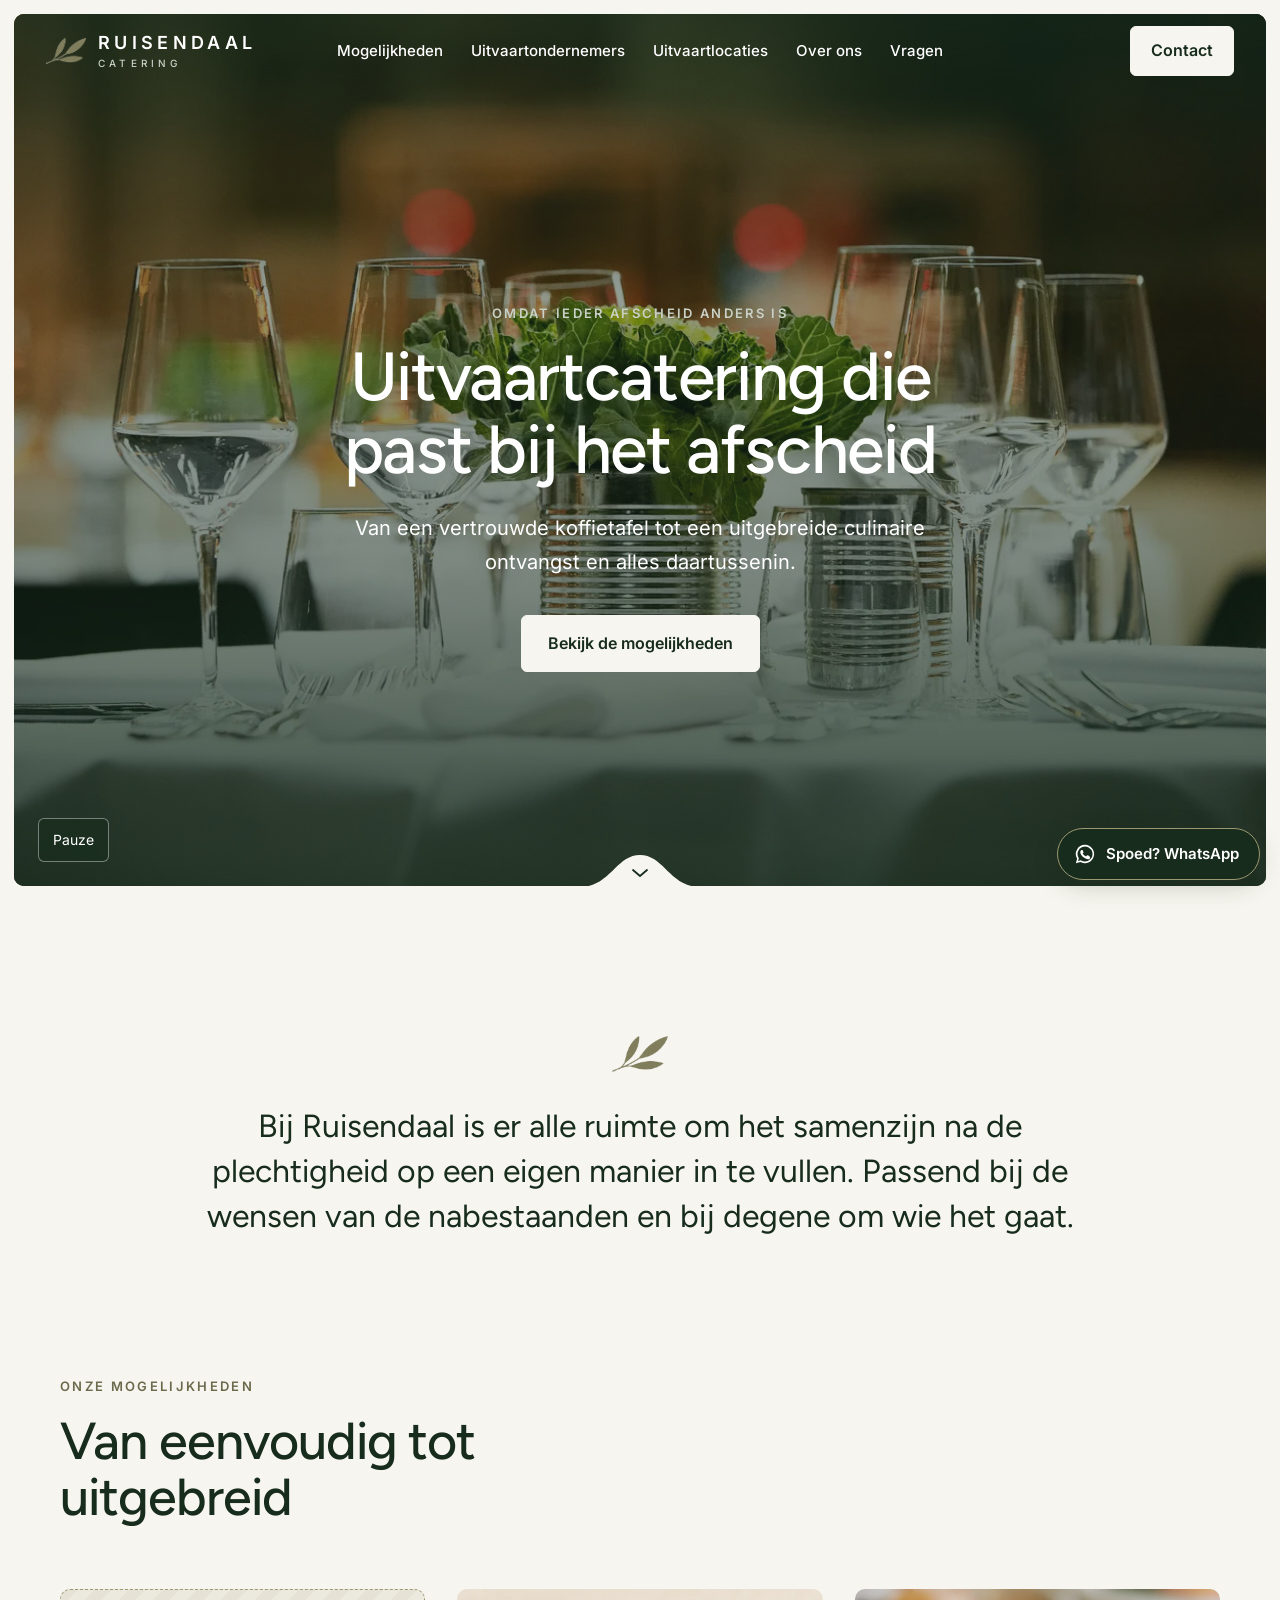
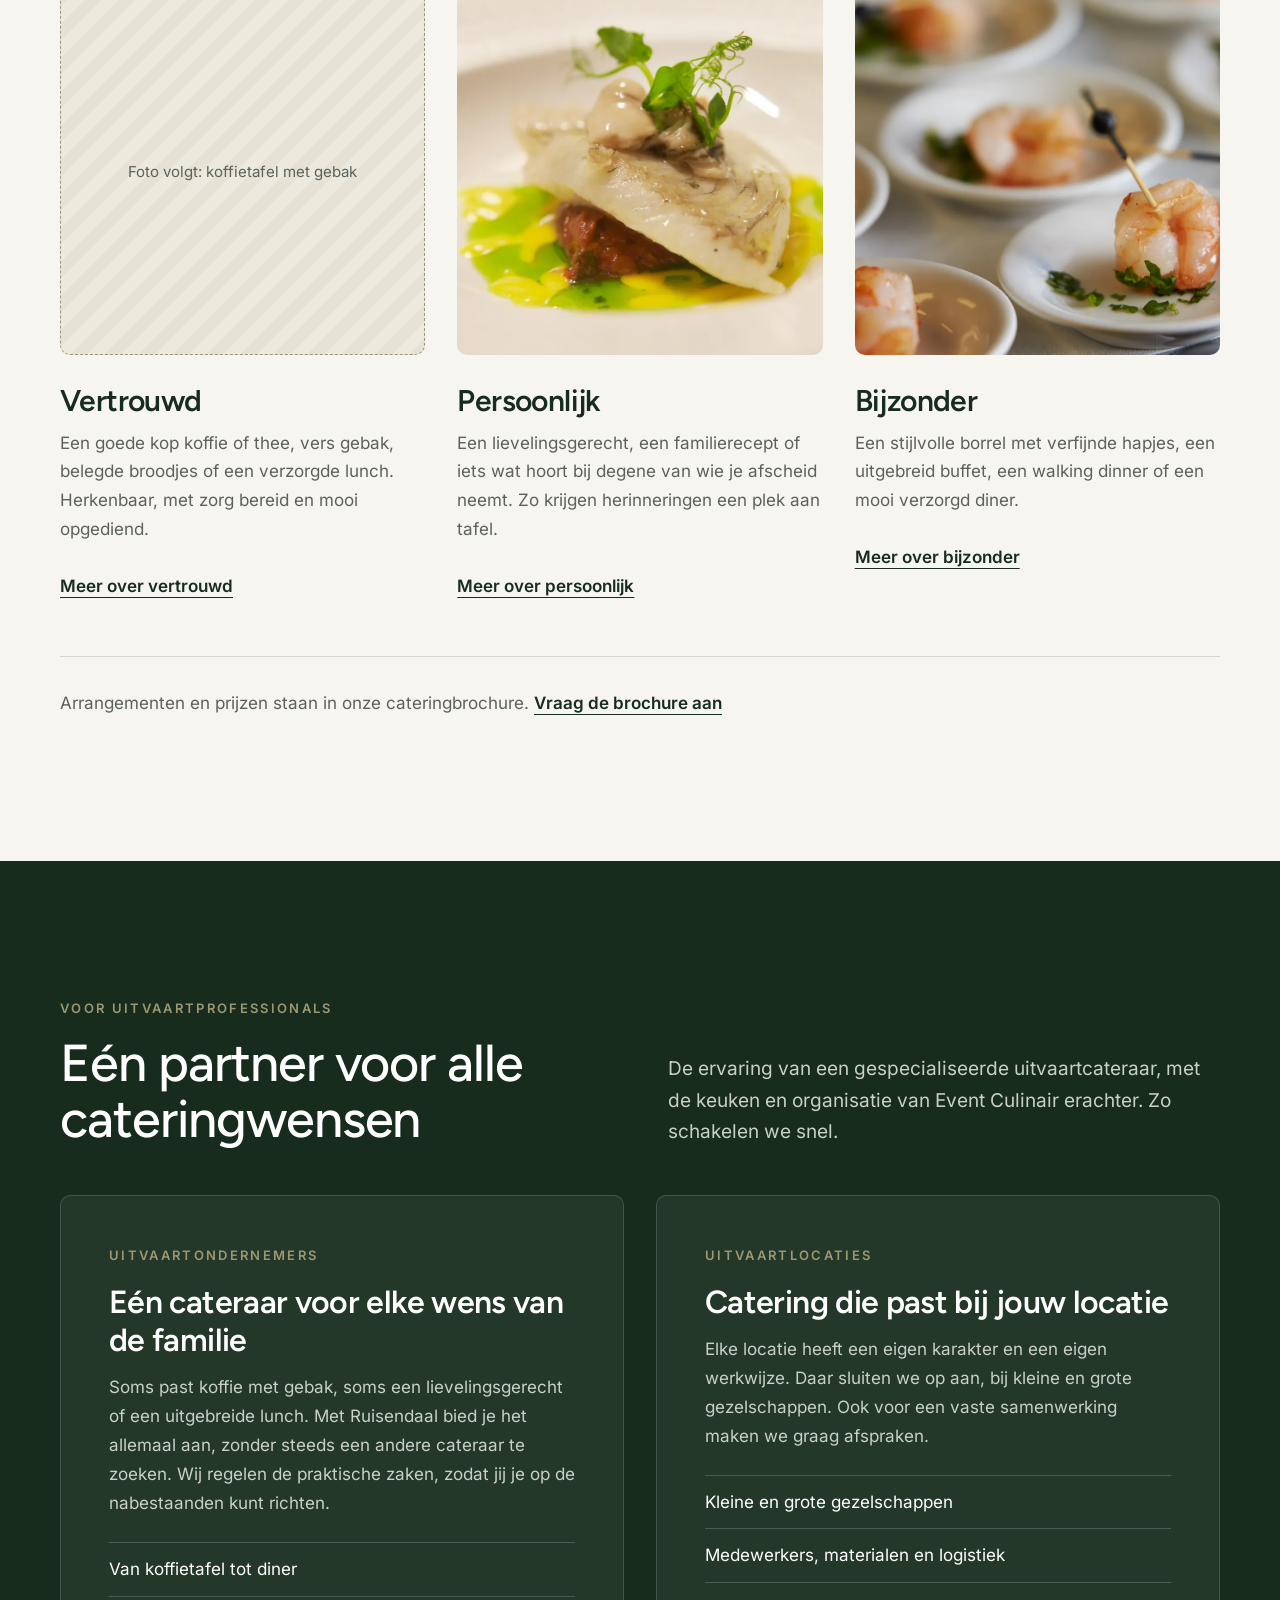
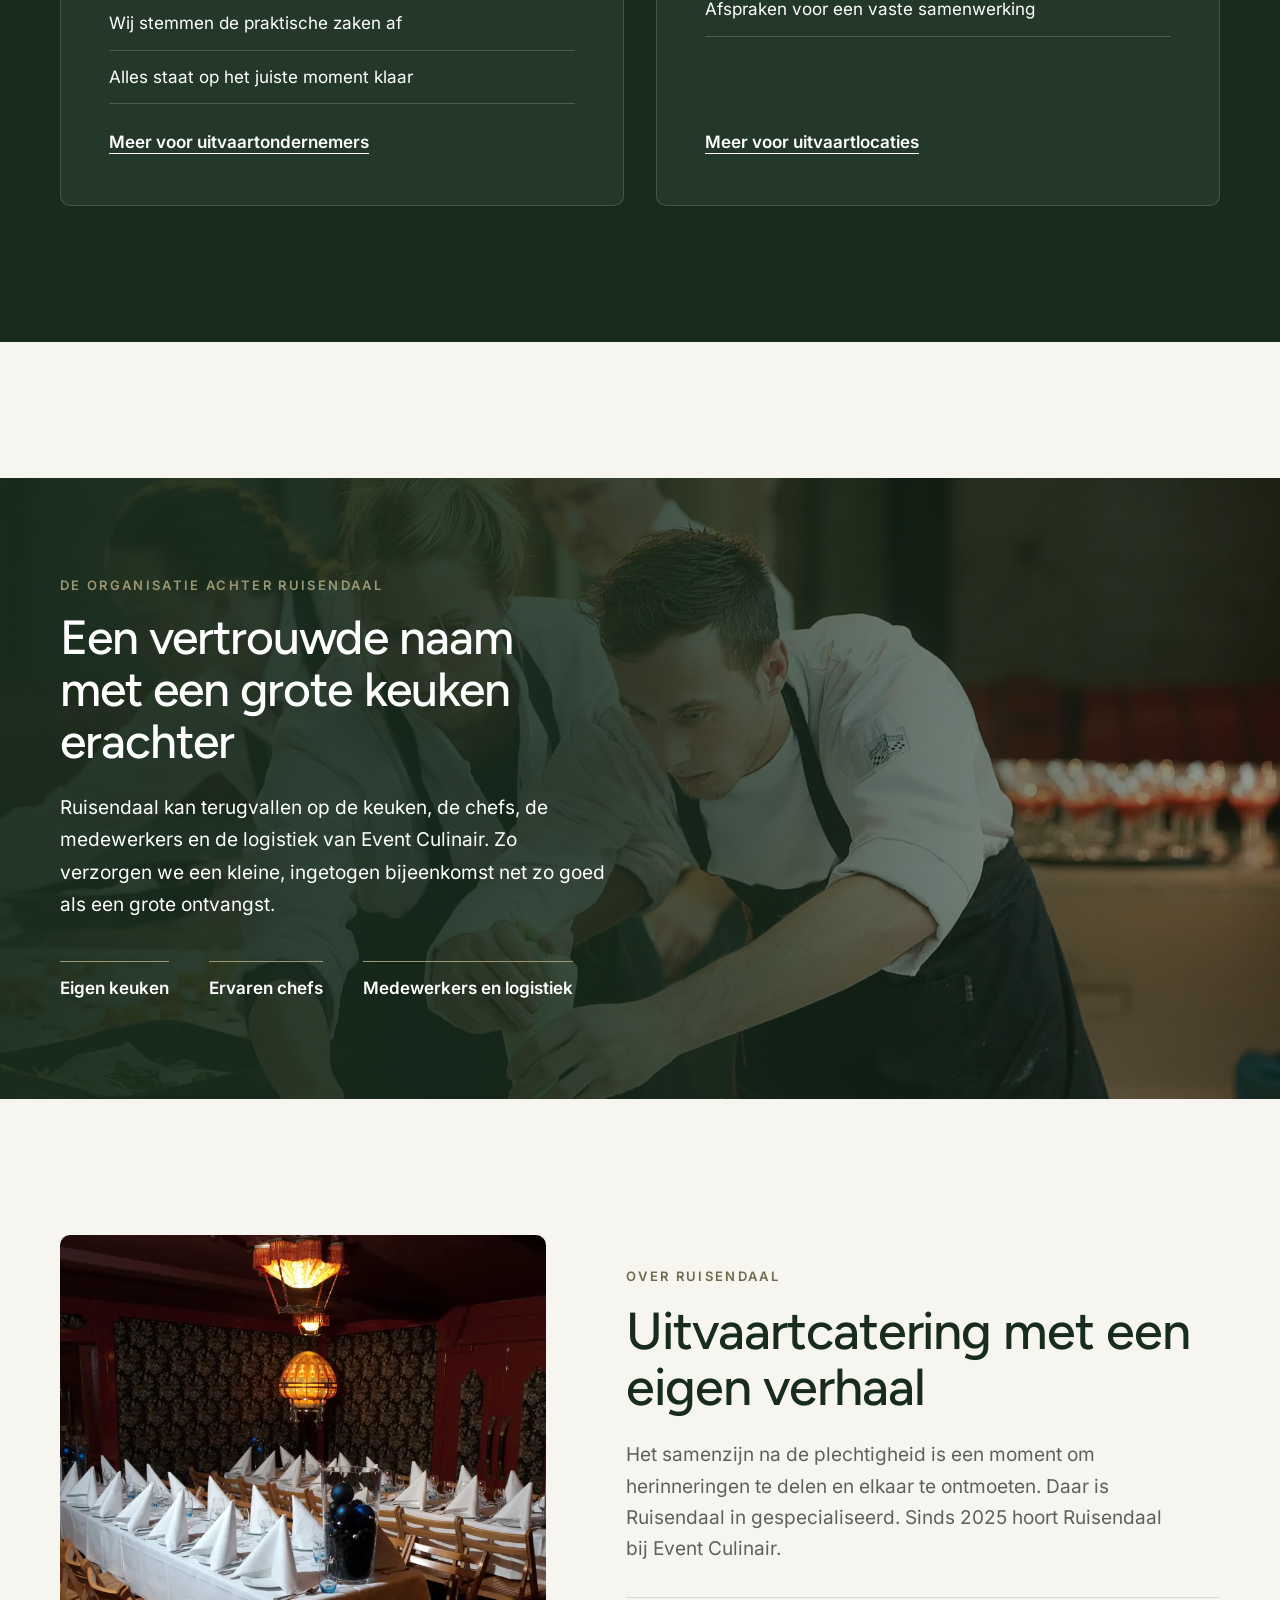
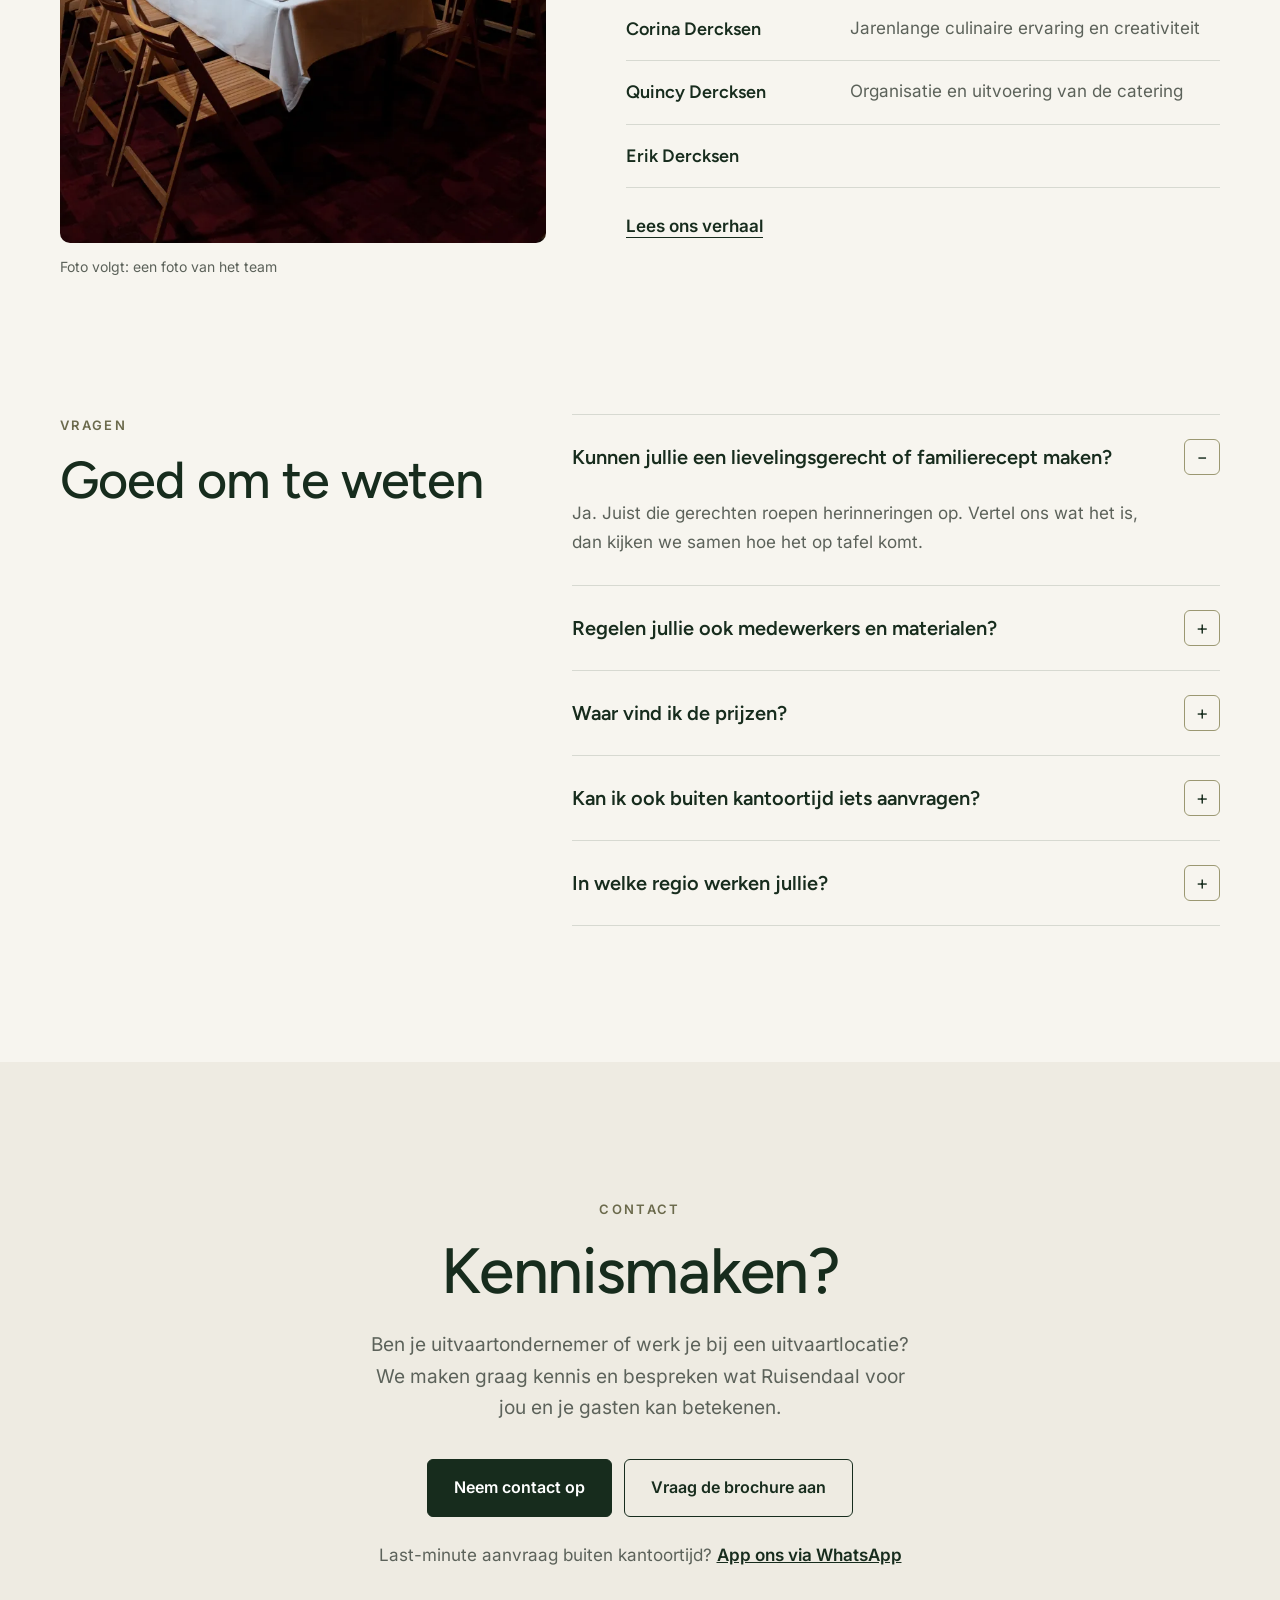
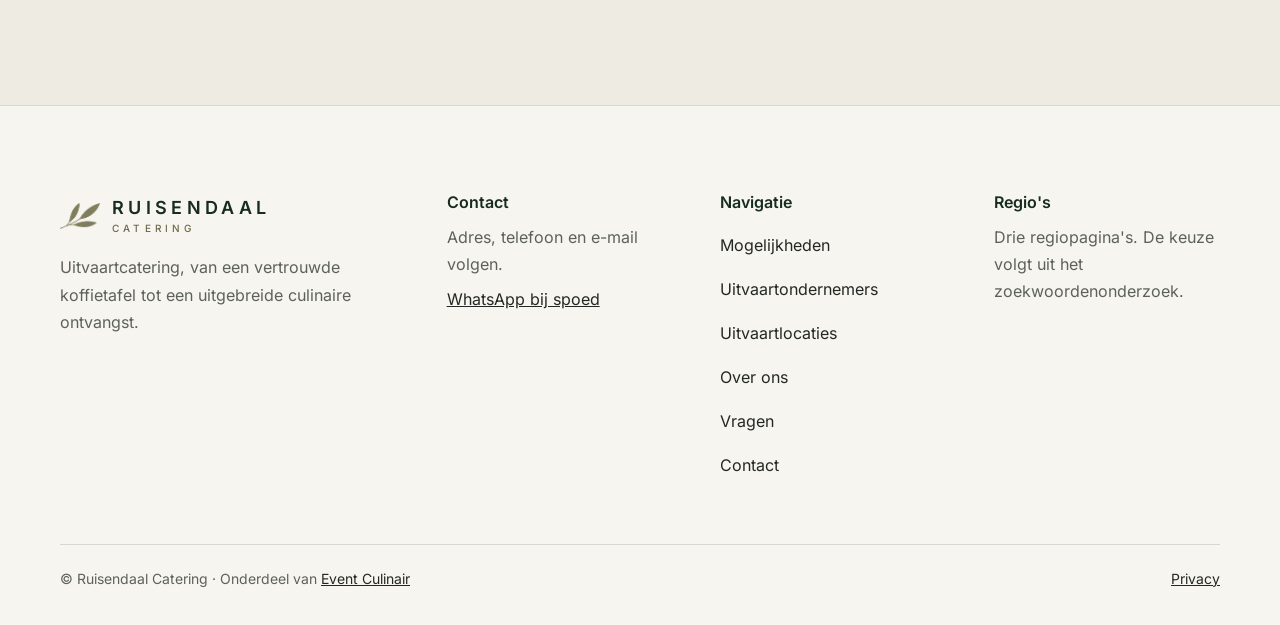
<file: ronde-1/variant-2.html>
<!DOCTYPE html><html lang="nl" data-kopletter="figtree" data-groen="band"><head><meta charset="utf-8"><meta name="viewport" content="width=device-width, initial-scale=1"><title>Uitvaartcatering voor elk afscheid | Ruisendaal Catering</title><meta name="description" content="Ruisendaal verzorgt uitvaartcatering, van een vertrouwde koffietafel tot een uitgebreide culinaire ontvangst. Voor uitvaartondernemers en uitvaartlocaties."><link rel="canonical" href="https://defdigital.github.io/ruisendaal-catering-mockup/ronde-1/variant-2"><meta name="robots" content="noindex, nofollow"><link rel="stylesheet" href="_astro/Home.Db2PkZA2.css"></head><body><a class="rd-skip" href="#inhoud">Naar de inhoud</a><header class="rd-nav" data-nav><div class="rd-nav_binnen"><a class="rd-logo" href="../index.html" aria-label="Ruisendaal Catering, naar het overzicht van alle ontwerpen"><img class="rd-logo_takje" src="logo/takje-tijdelijk.png" alt="" width="342" height="221"><span class="rd-logo_woord"><span class="rd-logo_naam">RUISENDAAL</span><span class="rd-logo_sub">CATERING</span></span></a><nav class="rd-nav_menu" aria-label="Hoofdmenu"><ul class="rd-nav_links"><li><a class="rd-nav_link" href="#mogelijkheden">Mogelijkheden</a></li><li><a class="rd-nav_link" href="#uitvaartondernemers">Uitvaartondernemers</a></li><li><a class="rd-nav_link" href="#uitvaartlocaties">Uitvaartlocaties</a></li><li><a class="rd-nav_link" href="#over-ons">Over ons</a></li><li><a class="rd-nav_link" href="#vragen">Vragen</a></li></ul></nav><details class="rd-nav_mobiel"><summary class="rd-nav_knop">Menu</summary><ul class="rd-nav_mobiel-lijst"><li><a class="rd-nav_link" href="#mogelijkheden">Mogelijkheden</a></li><li><a class="rd-nav_link" href="#uitvaartondernemers">Uitvaartondernemers</a></li><li><a class="rd-nav_link" href="#uitvaartlocaties">Uitvaartlocaties</a></li><li><a class="rd-nav_link" href="#over-ons">Over ons</a></li><li><a class="rd-nav_link" href="#vragen">Vragen</a></li><li><a class="rd-nav_link" href="#contact">Contact</a></li></ul></details><a class="rd-knop rd-nav_contact" href="#contact">Contact</a></div></header><main id="inhoud"><section class="rd-hero" data-hero><div class="rd-hero_kader" data-slideshow aria-roledescription="slideshow" aria-label="Sfeerfoto's"><img class="rd-dia is-actief" src="foto/glazen-gedekte-tafel.webp" alt="Gedekte tafel met glazen en een plant in een zinken pot" width="1280" height="853" sizes="100vw" loading="eager" decoding="async"><img class="rd-dia" src="foto/tafel-kaarslicht.webp" alt="Gedekte tafels bij kaarslicht" width="1280" height="853" sizes="100vw" loading="lazy" decoding="async"><img class="rd-dia" src="foto/vis-fine-dining.webp" alt="Opgemaakt visgerecht op een wit bord" width="1280" height="853" sizes="100vw" loading="lazy" decoding="async"><div class="rd-hero_scherm"></div><div class="rd-hero_inhoud"><p class="rd-boventitel">Omdat ieder afscheid anders is</p><h1 class="rd-hero_titel">Uitvaartcatering die past bij het afscheid</h1><p class="rd-hero_intro">Van een vertrouwde koffietafel tot een uitgebreide culinaire ontvangst en alles daartussenin.</p><a class="rd-knop rd-knop--licht" href="#mogelijkheden">Bekijk de mogelijkheden</a></div><button class="rd-hero_pauze" type="button" data-slideshow-pauze hidden>Pauze</button><a class="rd-omlaag" href="#intro" aria-label="Naar beneden"><svg class="rd-omlaag_svg" viewBox="0 0 120 32" aria-hidden="true"><path class="rd-omlaag_vorm" d="M0 32 C30 32 36 0 60 0 C84 0 90 32 120 32 Z"></path><path class="rd-omlaag_pijl" d="M53 15 L60 21 L67 15"></path></svg></a></div></section><section class="rd-sectie rd-intro" id="intro" aria-label="Over het samenzijn"><div class="rd-container rd-intro_binnen"><img class="rd-intro_takje" src="logo/takje-tijdelijk.png" alt="" width="342" height="221" loading="lazy"><p class="rd-intro_tekst">Bij Ruisendaal is er alle ruimte om het samenzijn na de plechtigheid op een eigen manier in te vullen. Passend bij de wensen van de nabestaanden en bij degene om wie het gaat.</p></div></section><section class="rd-sectie" id="mogelijkheden" aria-labelledby="mogelijkheden-kop"><div class="rd-container"><div class="rd-kopblok"><p class="rd-boventitel">Onze mogelijkheden</p><h2 class="rd-sectietitel" id="mogelijkheden-kop">Van eenvoudig tot uitgebreid</h2></div><ul class="rd-mogelijkheden"><li class="rd-mogelijkheid"><div class="rd-mogelijkheid_foto mock-foto" role="img" aria-label="Foto volgt: koffietafel met gebak"><span>Foto volgt: koffietafel met gebak</span></div><h3 class="rd-mogelijkheid_titel">Vertrouwd</h3><p class="rd-mogelijkheid_tekst">Een goede kop koffie of thee, vers gebak, belegde broodjes of een verzorgde lunch. Herkenbaar, met zorg bereid en mooi opgediend.</p><a class="rd-tekstlink rd-mogelijkheid_knop" href="#mogelijkheden">Meer over vertrouwd</a></li><li class="rd-mogelijkheid"><img class="rd-mogelijkheid_foto" src="foto/vis-fine-dining.webp" alt="Opgemaakt visgerecht met groene saus op een wit bord" width="1280" height="853" sizes="(max-width: 767px) 100vw, (max-width: 991px) 50vw, 33vw" loading="lazy" decoding="async"><h3 class="rd-mogelijkheid_titel">Persoonlijk</h3><p class="rd-mogelijkheid_tekst">Een lievelingsgerecht, een familierecept of iets wat hoort bij degene van wie je afscheid neemt. Zo krijgen herinneringen een plek aan tafel.</p><a class="rd-tekstlink rd-mogelijkheid_knop" href="#mogelijkheden">Meer over persoonlijk</a></li><li class="rd-mogelijkheid"><img class="rd-mogelijkheid_foto" src="foto/garnalen-schaaltjes.webp" alt="Garnalen op prikkers in witte schaaltjes" width="1280" height="853" sizes="(max-width: 767px) 100vw, (max-width: 991px) 50vw, 33vw" loading="lazy" decoding="async"><h3 class="rd-mogelijkheid_titel">Bijzonder</h3><p class="rd-mogelijkheid_tekst">Een stijlvolle borrel met verfijnde hapjes, een uitgebreid buffet, een walking dinner of een mooi verzorgd diner.</p><a class="rd-tekstlink rd-mogelijkheid_knop" href="#mogelijkheden">Meer over bijzonder</a></li></ul><p class="rd-mogelijkheden_noot">Arrangementen en prijzen staan in onze cateringbrochure. <a class="rd-tekstlink" href="#contact">Vraag de brochure aan</a></p></div></section><section class="rd-sectie rd-professionals" id="professionals" aria-labelledby="professionals-kop"><div class="rd-container"><div class="rd-professionals_kop"><div><p class="rd-boventitel">Voor uitvaartprofessionals</p><h2 class="rd-sectietitel" id="professionals-kop">Eén partner voor alle cateringwensen</h2></div><p class="rd-lead">De ervaring van een gespecialiseerde uitvaartcateraar, met de keuken en organisatie van Event Culinair erachter. Zo schakelen we snel.</p></div><div class="rd-professionals_kaarten"><article class="rd-doelgroep" id="uitvaartondernemers"><p class="rd-boventitel">Uitvaartondernemers</p><h3 class="rd-doelgroep_kop">Eén cateraar voor elke wens van de familie</h3><p class="rd-doelgroep_tekst">Soms past koffie met gebak, soms een lievelingsgerecht of een uitgebreide lunch. Met Ruisendaal bied je het allemaal aan, zonder steeds een andere cateraar te zoeken. Wij regelen de praktische zaken, zodat jij je op de nabestaanden kunt richten.</p><ul class="rd-doelgroep_lijst"><li>Van koffietafel tot diner</li><li>Wij stemmen de praktische zaken af</li><li>Alles staat op het juiste moment klaar</li></ul><a class="rd-tekstlink" href="#contact">Meer voor uitvaartondernemers</a></article><article class="rd-doelgroep" id="uitvaartlocaties"><p class="rd-boventitel">Uitvaartlocaties</p><h3 class="rd-doelgroep_kop">Catering die past bij jouw locatie</h3><p class="rd-doelgroep_tekst">Elke locatie heeft een eigen karakter en een eigen werkwijze. Daar sluiten we op aan, bij kleine en grote gezelschappen. Ook voor een vaste samenwerking maken we graag afspraken.</p><ul class="rd-doelgroep_lijst"><li>Kleine en grote gezelschappen</li><li>Medewerkers, materialen en logistiek</li><li>Afspraken voor een vaste samenwerking</li></ul><a class="rd-tekstlink" href="#contact">Meer voor uitvaartlocaties</a></article></div></div></section><section class="rd-band" aria-labelledby="organisatie-kop"><img class="rd-band_foto" src="foto/koks-opmaken-2.webp" alt width="1280" height="853" sizes="100vw" loading="lazy" decoding="async"><div class="rd-band_scherm"></div><div class="rd-container rd-band_inhoud"><p class="rd-boventitel">De organisatie achter Ruisendaal</p><h2 class="rd-band_titel" id="organisatie-kop">Een vertrouwde naam met een grote keuken erachter</h2><p class="rd-band_tekst">Ruisendaal kan terugvallen op de keuken, de chefs, de medewerkers en de logistiek van Event Culinair. Zo verzorgen we een kleine, ingetogen bijeenkomst net zo goed als een grote ontvangst.</p><ul class="rd-band_feiten"><li>Eigen keuken</li><li>Ervaren chefs</li><li>Medewerkers en logistiek</li></ul></div></section><section class="rd-sectie rd-over" id="over-ons" aria-labelledby="over-kop"><div class="rd-container rd-over_raster"><figure class="rd-over_figuur"><img class="rd-over_foto" src="foto/private-dining-tafel.webp" alt="Lange gedekte tafel met witte servetten in een sfeervolle zaal" width="1280" height="853" sizes="(max-width: 991px) 100vw, 45vw" loading="lazy" decoding="async"><figcaption class="rd-over_bijschrift">Foto volgt: een foto van het team</figcaption></figure><div class="rd-over_tekst"><p class="rd-boventitel">Over Ruisendaal</p><h2 class="rd-sectietitel" id="over-kop">Uitvaartcatering met een eigen verhaal</h2><p class="rd-lead">Het samenzijn na de plechtigheid is een moment om herinneringen te delen en elkaar te ontmoeten. Daar is Ruisendaal in gespecialiseerd. Sinds 2025 hoort Ruisendaal bij Event Culinair.</p><ul class="rd-mensen"><li class="rd-mens"><span class="rd-mens_naam">Corina Dercksen</span><span class="rd-mens_rol">Jarenlange culinaire ervaring en creativiteit</span></li><li class="rd-mens"><span class="rd-mens_naam">Quincy Dercksen</span><span class="rd-mens_rol">Organisatie en uitvoering van de catering</span></li><li class="rd-mens"><span class="rd-mens_naam">Erik Dercksen</span></li></ul><a class="rd-tekstlink" href="#over-ons">Lees ons verhaal</a></div></div></section><section class="rd-sectie" id="vragen" aria-labelledby="vragen-kop"><div class="rd-container rd-vragen_raster"><div><p class="rd-boventitel">Vragen</p><h2 class="rd-sectietitel" id="vragen-kop">Goed om te weten</h2></div><div class="rd-vragen"><details class="rd-vraag" open><summary class="rd-vraag_vraag">Kunnen jullie een lievelingsgerecht of familierecept maken?</summary><p class="rd-vraag_antwoord">Ja. Juist die gerechten roepen herinneringen op. Vertel ons wat het is, dan kijken we samen hoe het op tafel komt.</p></details><details class="rd-vraag"><summary class="rd-vraag_vraag">Regelen jullie ook medewerkers en materialen?</summary><p class="rd-vraag_antwoord">Ja. Naast eten en drinken verzorgen we ook de medewerkers, de materialen en de logistiek.</p></details><details class="rd-vraag"><summary class="rd-vraag_vraag">Waar vind ik de prijzen?</summary><p class="rd-vraag_antwoord">Arrangementen en prijzen staan in onze cateringbrochure. Vraag hem aan, dan sturen we hem je toe.</p></details><details class="rd-vraag"><summary class="rd-vraag_vraag">Kan ik ook buiten kantoortijd iets aanvragen?</summary><p class="rd-vraag_antwoord">Ja. Voor een last-minute aanvraag buiten kantoortijd kun je ons appen via WhatsApp.</p></details><details class="rd-vraag"><summary class="rd-vraag_vraag">In welke regio werken jullie?</summary><p class="rd-vraag_antwoord">Van het Gooi tot Bloemendaal. Ook in de Bollenstreek.</p></details></div></div></section><section class="rd-afsluiter" id="contact" aria-labelledby="contact-kop"><div class="rd-container rd-afsluiter_binnen"><p class="rd-boventitel">Contact</p><h2 class="rd-afsluiter_titel" id="contact-kop">Kennismaken?</h2><p class="rd-lead">Ben je uitvaartondernemer of werk je bij een uitvaartlocatie? We maken graag kennis en bespreken wat Ruisendaal voor jou en je gasten kan betekenen.</p><div class="rd-knoppen"><a class="rd-knop" href="#contact">Neem contact op</a><a class="rd-knop rd-knop--lijn" href="#contact">Vraag de brochure aan</a></div><p class="rd-afsluiter_spoed">Last-minute aanvraag buiten kantoortijd? <a href="#contact">App ons via WhatsApp</a></p></div></section></main><footer class="rd-footer"><div class="rd-container rd-footer_raster"><div><a class="rd-logo" href="#inhoud" aria-label="Ruisendaal Catering, naar boven"><img class="rd-logo_takje" src="logo/takje-tijdelijk.png" alt="" width="342" height="221"><span class="rd-logo_woord"><span class="rd-logo_naam">RUISENDAAL</span><span class="rd-logo_sub">CATERING</span></span></a><p class="rd-footer_tekst">Uitvaartcatering, van een vertrouwde koffietafel tot een uitgebreide culinaire ontvangst.</p></div><div><h2 class="rd-footer_kop">Contact</h2><p class="rd-footer_tekst">Adres, telefoon en e-mail volgen.</p><a href="#contact">WhatsApp bij spoed</a></div><div><h2 class="rd-footer_kop">Navigatie</h2><ul class="rd-footer_lijst"><li><a href="#mogelijkheden">Mogelijkheden</a></li><li><a href="#uitvaartondernemers">Uitvaartondernemers</a></li><li><a href="#uitvaartlocaties">Uitvaartlocaties</a></li><li><a href="#over-ons">Over ons</a></li><li><a href="#vragen">Vragen</a></li><li><a href="#contact">Contact</a></li></ul></div><div><h2 class="rd-footer_kop">Regio's</h2><p class="rd-footer_tekst">Drie regiopagina's. De keuze volgt uit het zoekwoordenonderzoek.</p></div></div><div class="rd-container"><div class="rd-footer_onder"><p>© Ruisendaal Catering · Onderdeel van <a href="https://www.eventculinair.nl">Event Culinair</a></p><p><a href="#inhoud">Privacy</a></p></div></div></footer><!-- Vast rechtsonder. Nummer van Erik volgt, tot dan naar het contactblok. --><a class="rd-spoed" href="#contact" aria-label="Spoedaanvraag via WhatsApp"><svg class="rd-spoed_icoon" viewBox="0 0 24 24" aria-hidden="true"><path d="M12 2a10 10 0 0 0-8.6 15.1L2 22l5-1.3A10 10 0 1 0 12 2Zm0 18.2a8.2 8.2 0 0 1-4.2-1.2l-.3-.2-3 .8.8-2.9-.2-.3A8.2 8.2 0 1 1 12 20.2Zm4.5-6.1c-.2-.1-1.5-.7-1.7-.8-.2-.1-.4-.1-.6.1l-.8 1c-.1.2-.3.2-.5.1a6.7 6.7 0 0 1-3.3-2.9c-.2-.4.2-.4.7-1.3.1-.2 0-.3 0-.4l-.8-1.8c-.2-.5-.4-.4-.6-.4h-.5a1 1 0 0 0-.7.3 3 3 0 0 0-.9 2.2 5.2 5.2 0 0 0 1.1 2.8 11.9 11.9 0 0 0 4.6 4c1.7.7 2.4.8 3.2.7.5-.1 1.5-.6 1.7-1.2.2-.6.2-1.1.2-1.2l-.5-.3Z"></path></svg><span>Spoed<span class="rd-spoed_tekst-lang">? WhatsApp</span></span></a><script type="module">var e=!window.matchMedia(`(prefers-reduced-motion: reduce)`).matches,t=document.querySelector(`[data-nav]`),n=document.querySelector(`[data-hero]`);if(t&&n){let e=()=>t.classList.toggle(`rd-nav--transparant`,window.scrollY<n.offsetHeight-t.offsetHeight);e(),window.addEventListener(`scroll`,e,{passive:!0}),window.addEventListener(`resize`,e)}var r=document.querySelector(`[data-slideshow]`);if(r){let t=[...r.querySelectorAll(`.rd-dia`)],n=r.querySelector(`[data-slideshow-pauze]`),i=0,a=e,o=()=>{n&&(n.textContent=a?`Pauze`:`Afspelen`,n.setAttribute(`aria-pressed`,String(!a)))};n&&t.length>1&&(n.hidden=!1,o(),n.addEventListener(`click`,()=>{a=!a,o()})),setInterval(()=>{!a||t.length<2||(t[i].classList.remove(`is-actief`),i=(i+1)%t.length,t[i].classList.add(`is-actief`))},6e3)}</script></body></html>
</file>
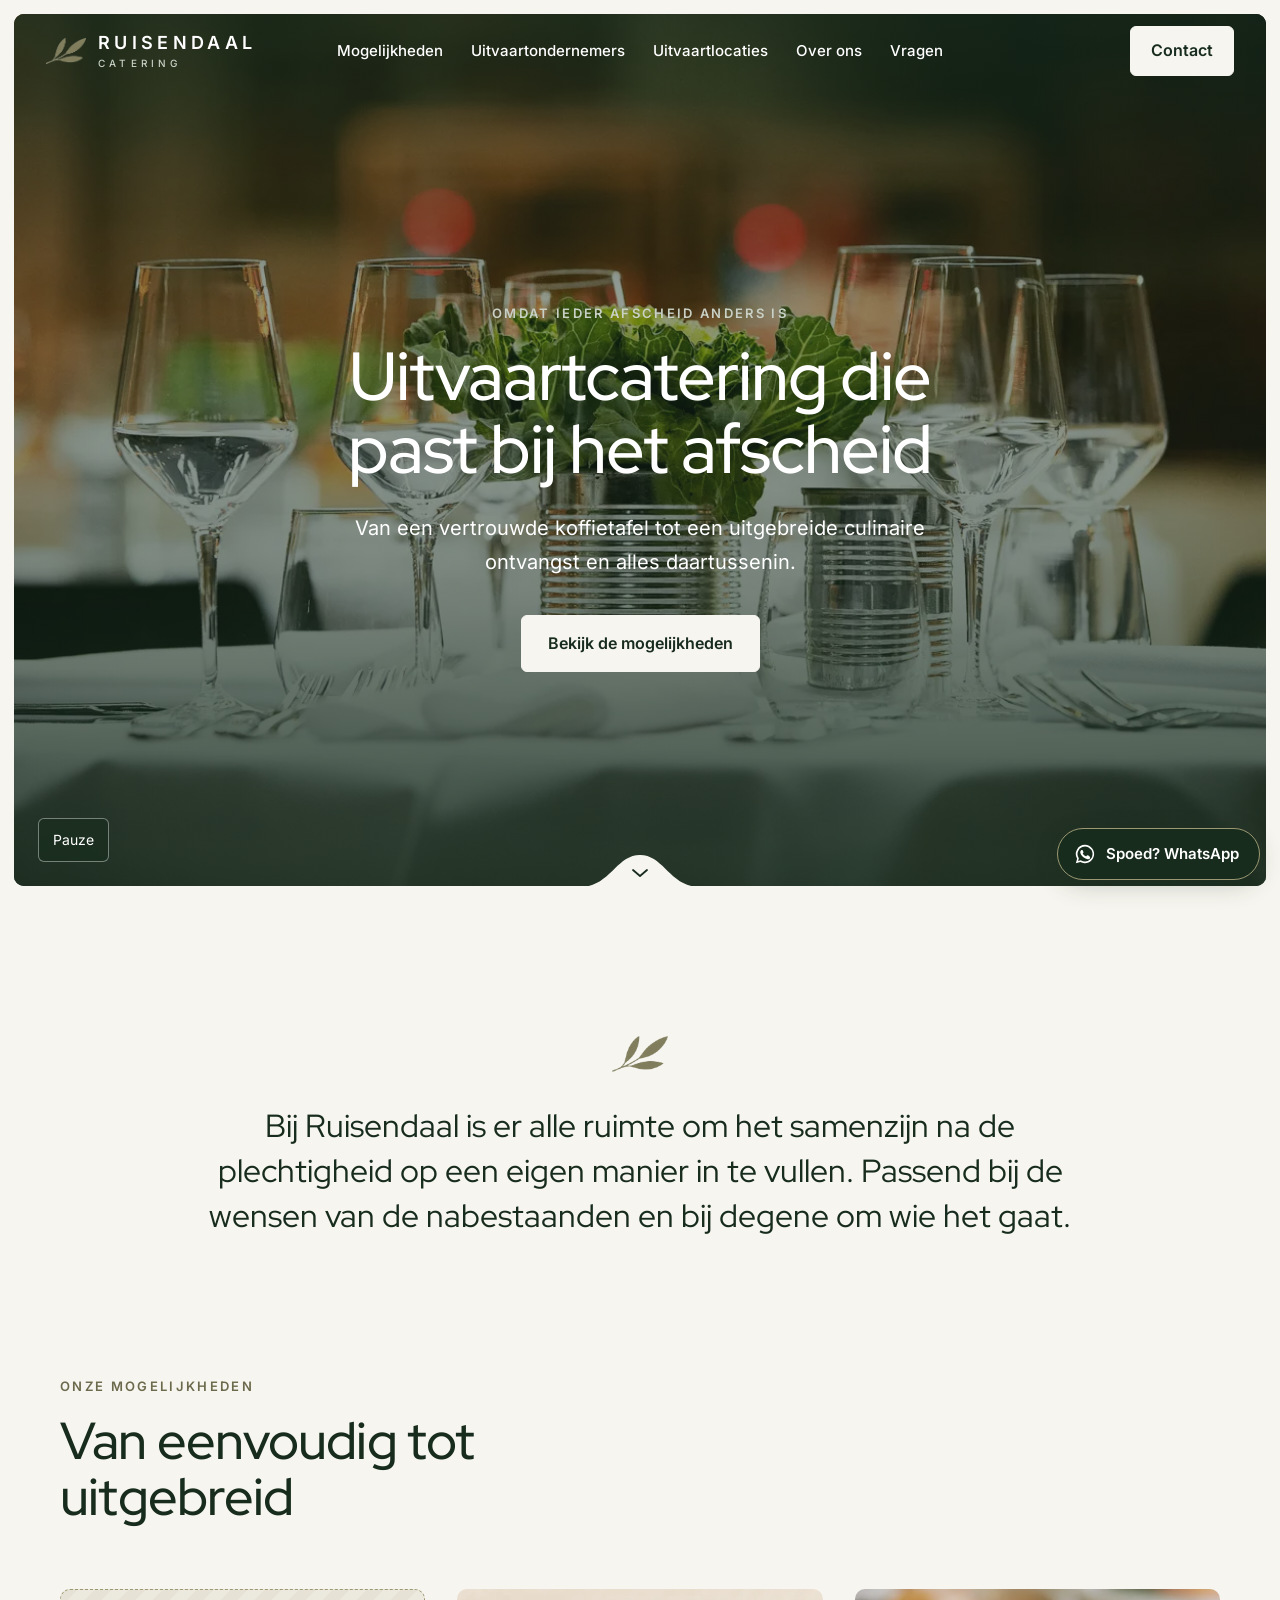
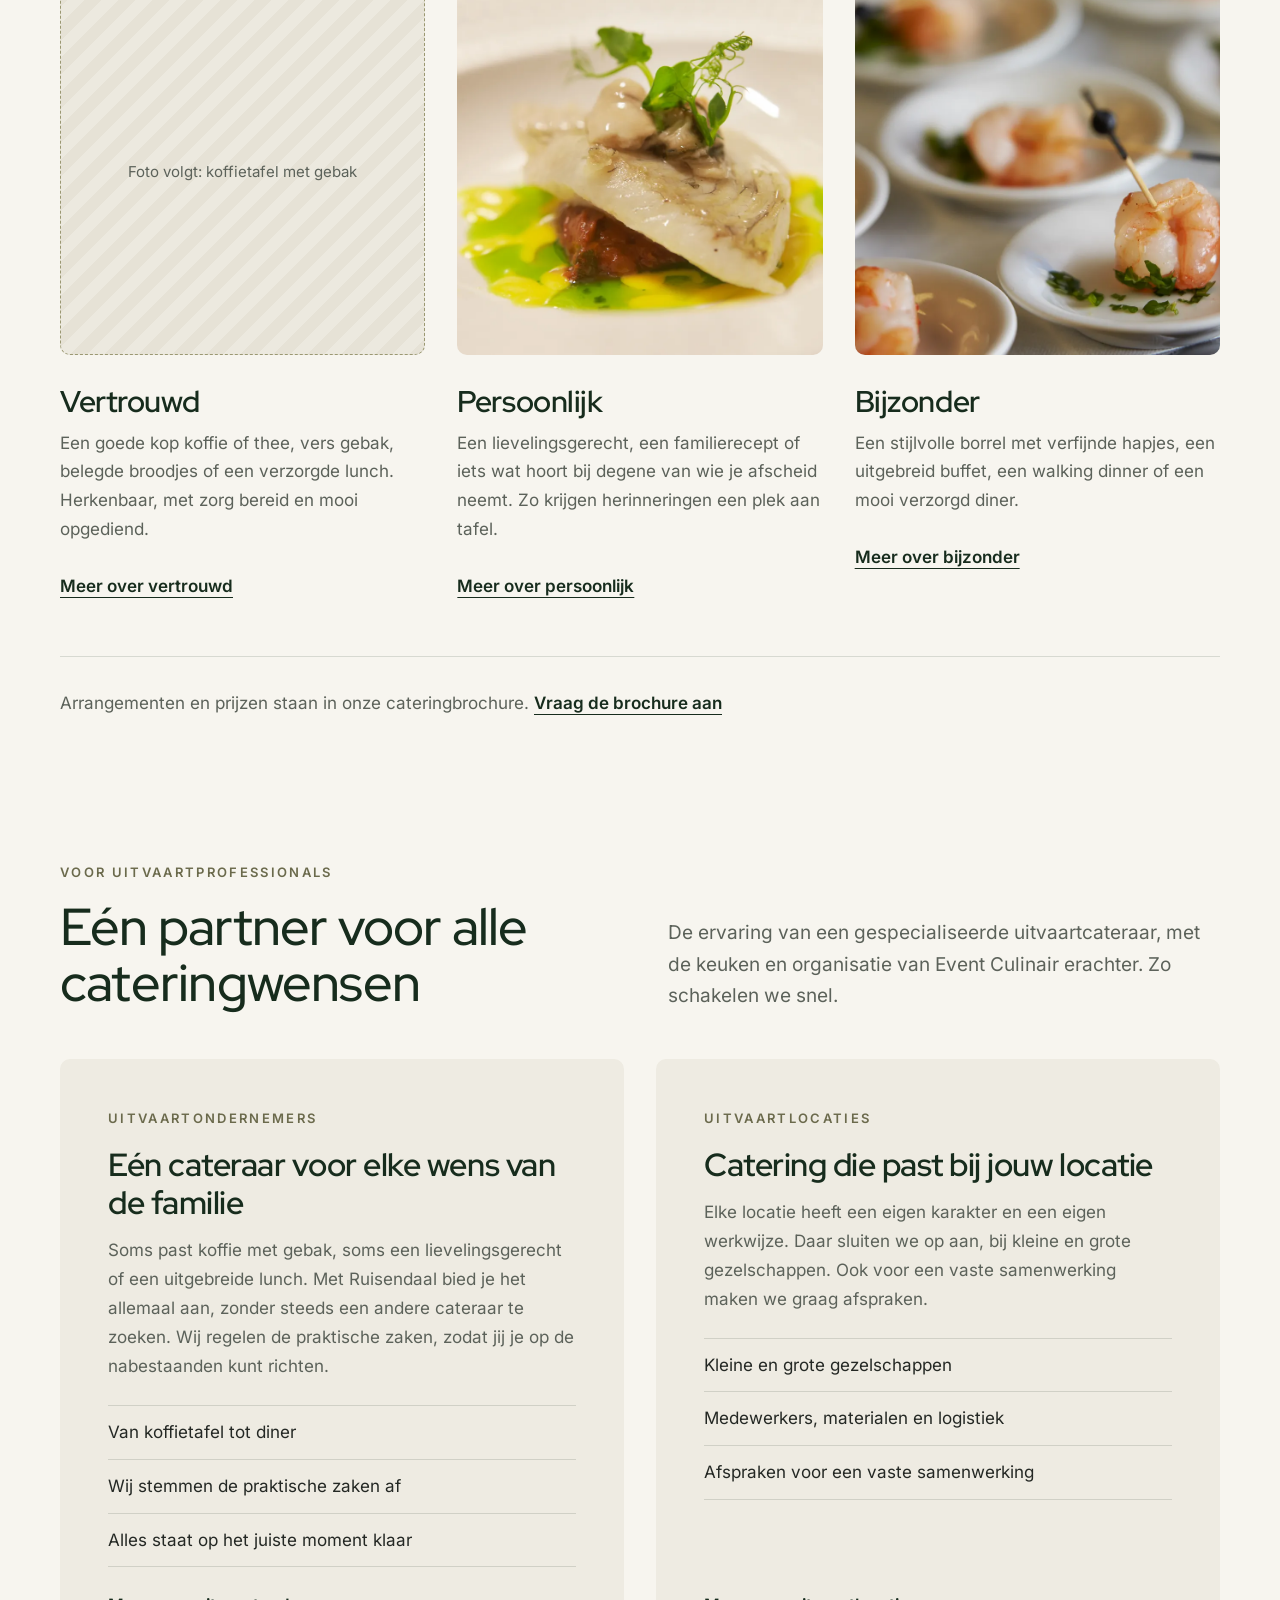
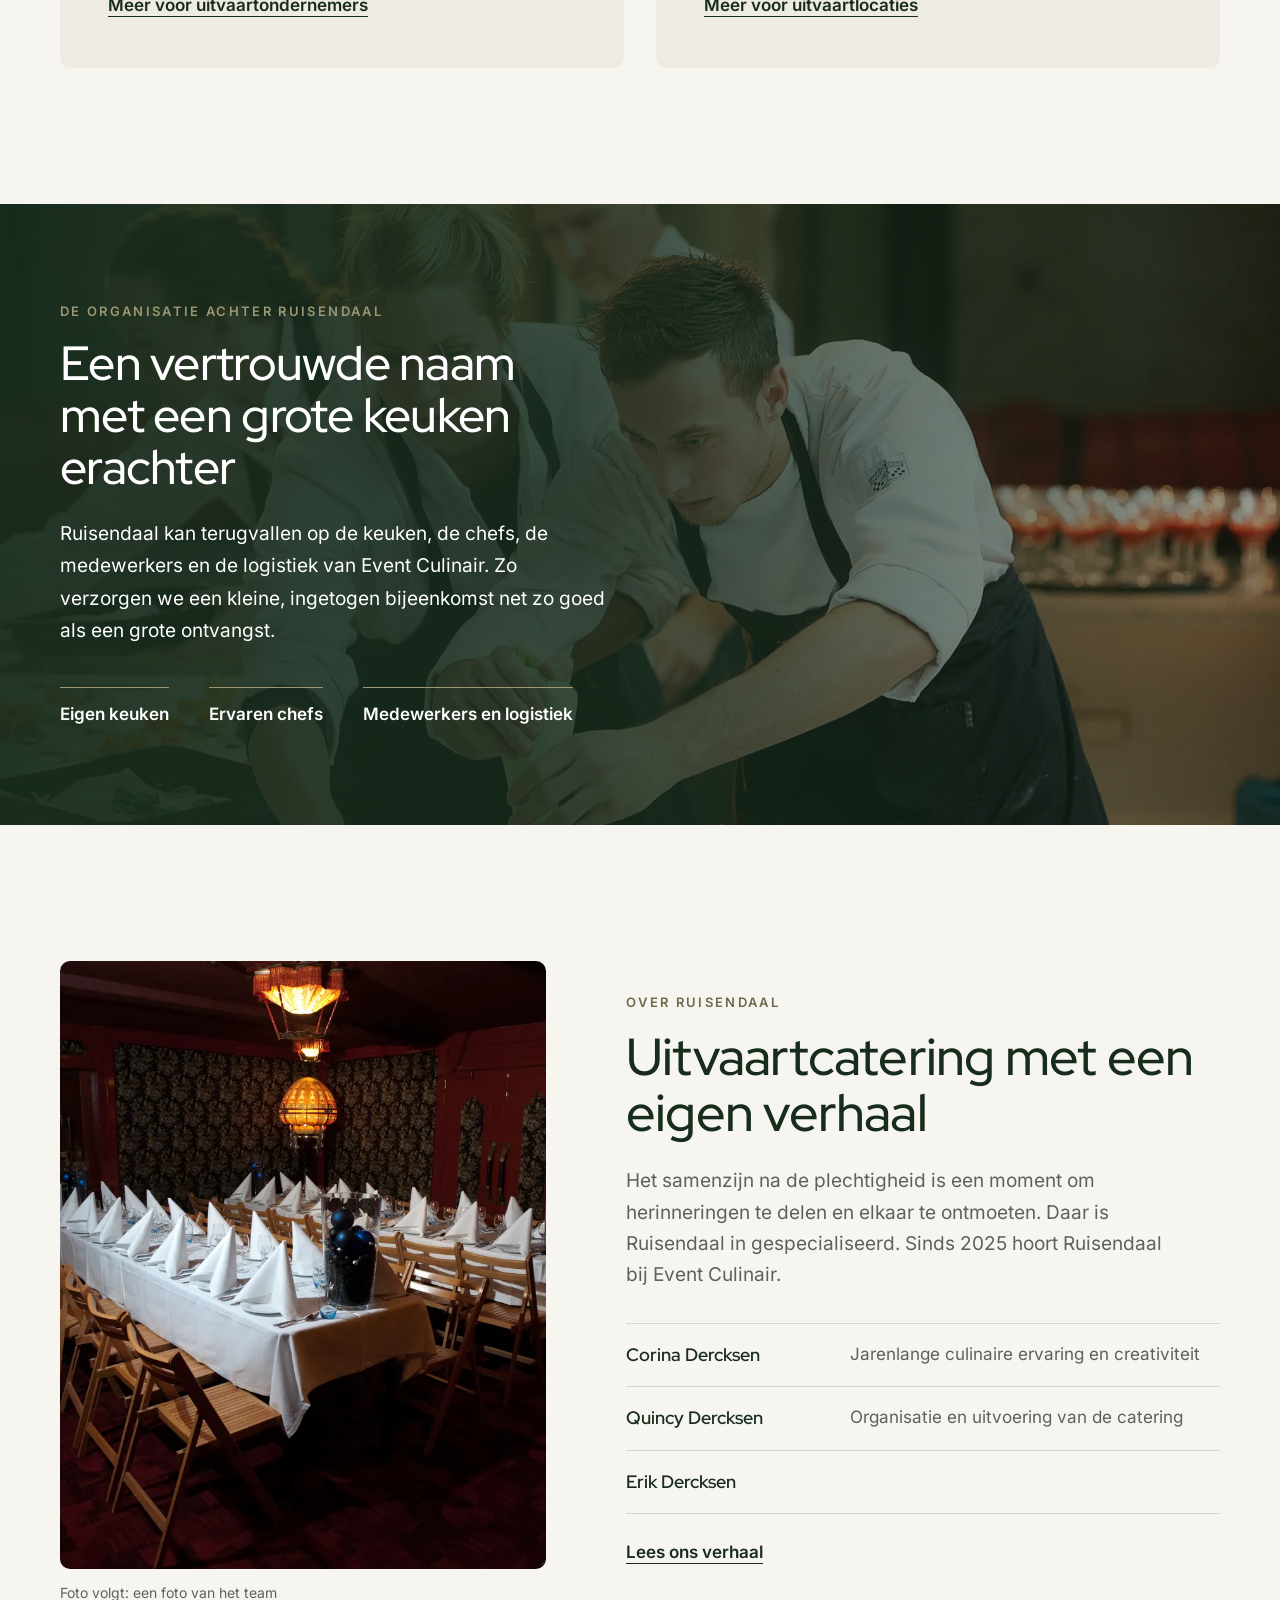
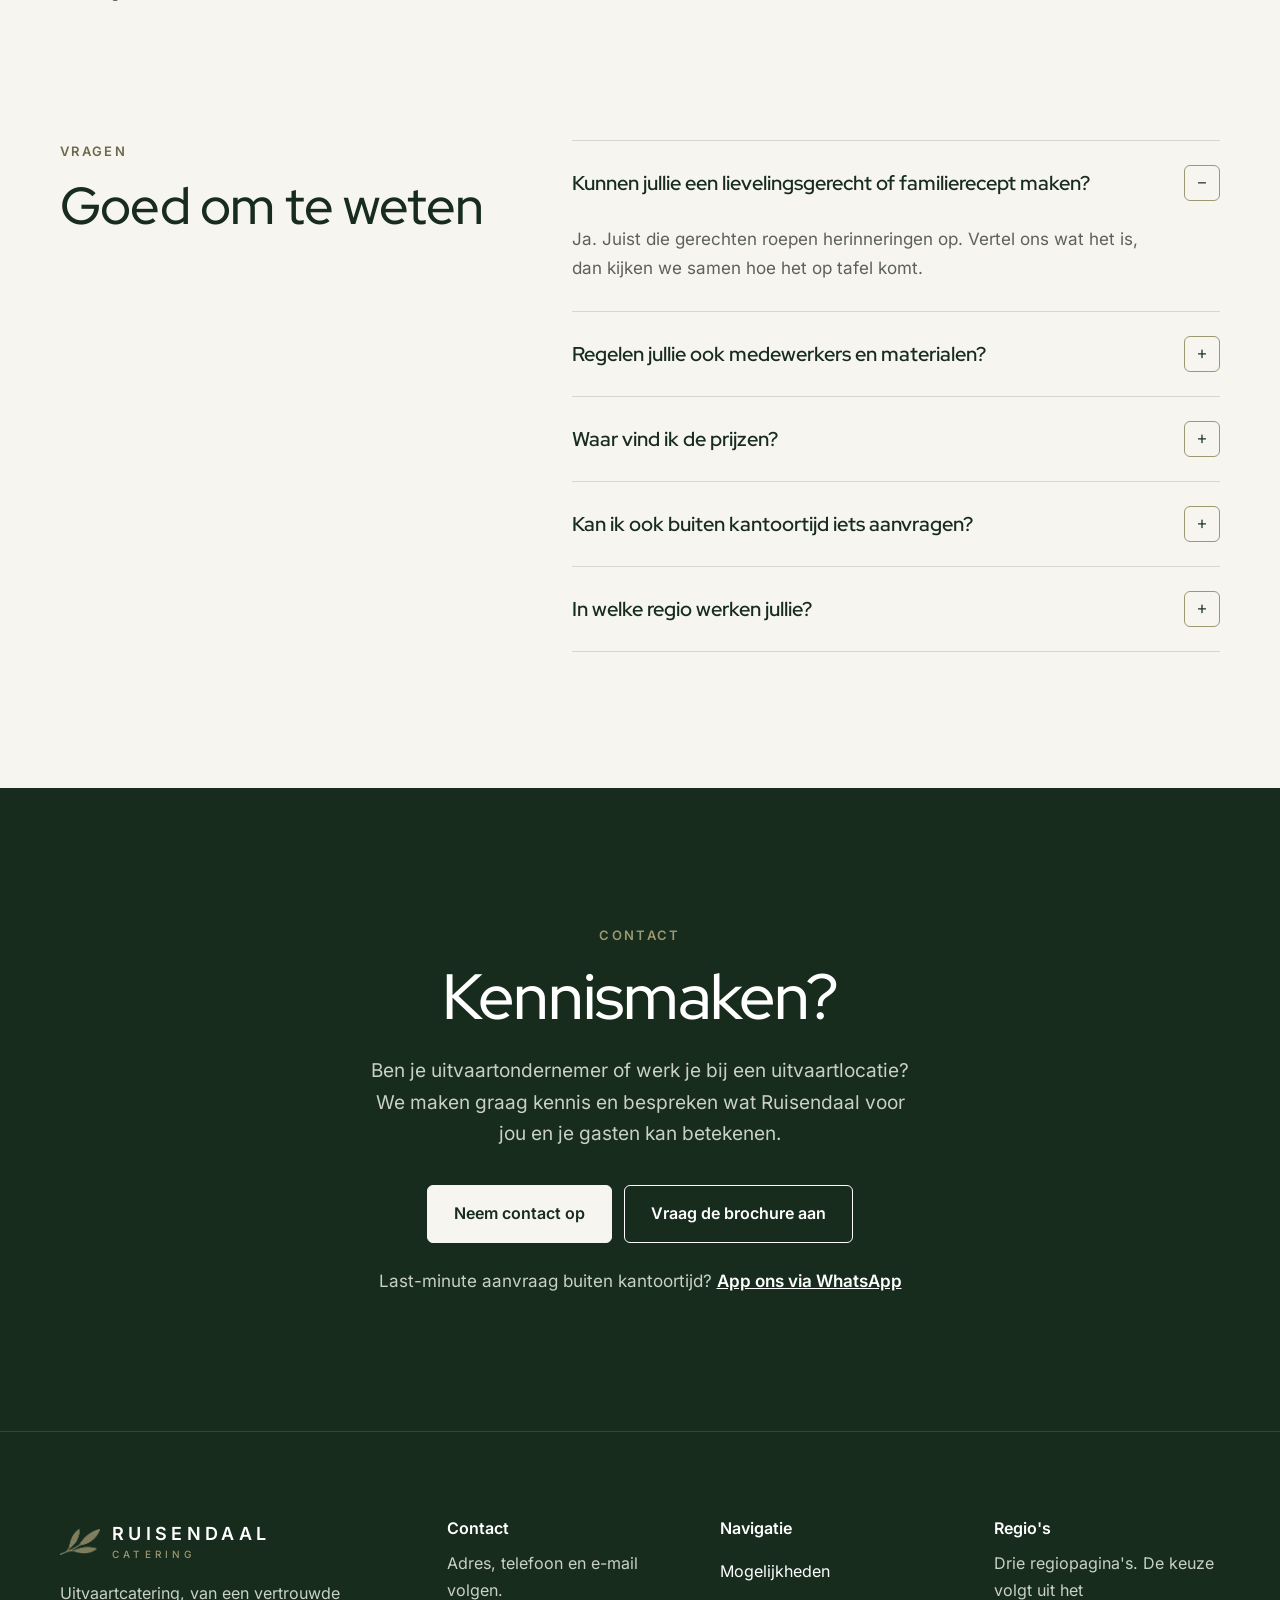
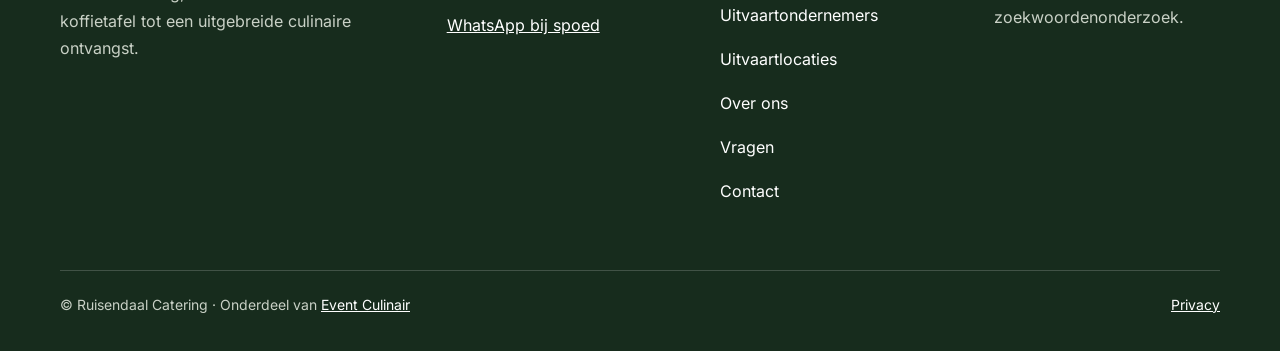
<file: ronde-1/variant-3.html>
<!DOCTYPE html><html lang="nl" data-kopletter="redhat" data-groen="basis"><head><meta charset="utf-8"><meta name="viewport" content="width=device-width, initial-scale=1"><title>Uitvaartcatering voor elk afscheid | Ruisendaal Catering</title><meta name="description" content="Ruisendaal verzorgt uitvaartcatering, van een vertrouwde koffietafel tot een uitgebreide culinaire ontvangst. Voor uitvaartondernemers en uitvaartlocaties."><link rel="canonical" href="https://defdigital.github.io/ruisendaal-catering-mockup/ronde-1/variant-3"><meta name="robots" content="noindex, nofollow"><link rel="stylesheet" href="_astro/Home.Db2PkZA2.css"></head><body><a class="rd-skip" href="#inhoud">Naar de inhoud</a><header class="rd-nav" data-nav><div class="rd-nav_binnen"><a class="rd-logo" href="../index.html" aria-label="Ruisendaal Catering, naar het overzicht van alle ontwerpen"><img class="rd-logo_takje" src="logo/takje-tijdelijk.png" alt="" width="342" height="221"><span class="rd-logo_woord"><span class="rd-logo_naam">RUISENDAAL</span><span class="rd-logo_sub">CATERING</span></span></a><nav class="rd-nav_menu" aria-label="Hoofdmenu"><ul class="rd-nav_links"><li><a class="rd-nav_link" href="#mogelijkheden">Mogelijkheden</a></li><li><a class="rd-nav_link" href="#uitvaartondernemers">Uitvaartondernemers</a></li><li><a class="rd-nav_link" href="#uitvaartlocaties">Uitvaartlocaties</a></li><li><a class="rd-nav_link" href="#over-ons">Over ons</a></li><li><a class="rd-nav_link" href="#vragen">Vragen</a></li></ul></nav><details class="rd-nav_mobiel"><summary class="rd-nav_knop">Menu</summary><ul class="rd-nav_mobiel-lijst"><li><a class="rd-nav_link" href="#mogelijkheden">Mogelijkheden</a></li><li><a class="rd-nav_link" href="#uitvaartondernemers">Uitvaartondernemers</a></li><li><a class="rd-nav_link" href="#uitvaartlocaties">Uitvaartlocaties</a></li><li><a class="rd-nav_link" href="#over-ons">Over ons</a></li><li><a class="rd-nav_link" href="#vragen">Vragen</a></li><li><a class="rd-nav_link" href="#contact">Contact</a></li></ul></details><a class="rd-knop rd-nav_contact" href="#contact">Contact</a></div></header><main id="inhoud"><section class="rd-hero" data-hero><div class="rd-hero_kader" data-slideshow aria-roledescription="slideshow" aria-label="Sfeerfoto's"><img class="rd-dia is-actief" src="foto/glazen-gedekte-tafel.webp" alt="Gedekte tafel met glazen en een plant in een zinken pot" width="1280" height="853" sizes="100vw" loading="eager" decoding="async"><img class="rd-dia" src="foto/tafel-kaarslicht.webp" alt="Gedekte tafels bij kaarslicht" width="1280" height="853" sizes="100vw" loading="lazy" decoding="async"><img class="rd-dia" src="foto/vis-fine-dining.webp" alt="Opgemaakt visgerecht op een wit bord" width="1280" height="853" sizes="100vw" loading="lazy" decoding="async"><div class="rd-hero_scherm"></div><div class="rd-hero_inhoud"><p class="rd-boventitel">Omdat ieder afscheid anders is</p><h1 class="rd-hero_titel">Uitvaartcatering die past bij het afscheid</h1><p class="rd-hero_intro">Van een vertrouwde koffietafel tot een uitgebreide culinaire ontvangst en alles daartussenin.</p><a class="rd-knop rd-knop--licht" href="#mogelijkheden">Bekijk de mogelijkheden</a></div><button class="rd-hero_pauze" type="button" data-slideshow-pauze hidden>Pauze</button><a class="rd-omlaag" href="#intro" aria-label="Naar beneden"><svg class="rd-omlaag_svg" viewBox="0 0 120 32" aria-hidden="true"><path class="rd-omlaag_vorm" d="M0 32 C30 32 36 0 60 0 C84 0 90 32 120 32 Z"></path><path class="rd-omlaag_pijl" d="M53 15 L60 21 L67 15"></path></svg></a></div></section><section class="rd-sectie rd-intro" id="intro" aria-label="Over het samenzijn"><div class="rd-container rd-intro_binnen"><img class="rd-intro_takje" src="logo/takje-tijdelijk.png" alt="" width="342" height="221" loading="lazy"><p class="rd-intro_tekst">Bij Ruisendaal is er alle ruimte om het samenzijn na de plechtigheid op een eigen manier in te vullen. Passend bij de wensen van de nabestaanden en bij degene om wie het gaat.</p></div></section><section class="rd-sectie" id="mogelijkheden" aria-labelledby="mogelijkheden-kop"><div class="rd-container"><div class="rd-kopblok"><p class="rd-boventitel">Onze mogelijkheden</p><h2 class="rd-sectietitel" id="mogelijkheden-kop">Van eenvoudig tot uitgebreid</h2></div><ul class="rd-mogelijkheden"><li class="rd-mogelijkheid"><div class="rd-mogelijkheid_foto mock-foto" role="img" aria-label="Foto volgt: koffietafel met gebak"><span>Foto volgt: koffietafel met gebak</span></div><h3 class="rd-mogelijkheid_titel">Vertrouwd</h3><p class="rd-mogelijkheid_tekst">Een goede kop koffie of thee, vers gebak, belegde broodjes of een verzorgde lunch. Herkenbaar, met zorg bereid en mooi opgediend.</p><a class="rd-tekstlink rd-mogelijkheid_knop" href="#mogelijkheden">Meer over vertrouwd</a></li><li class="rd-mogelijkheid"><img class="rd-mogelijkheid_foto" src="foto/vis-fine-dining.webp" alt="Opgemaakt visgerecht met groene saus op een wit bord" width="1280" height="853" sizes="(max-width: 767px) 100vw, (max-width: 991px) 50vw, 33vw" loading="lazy" decoding="async"><h3 class="rd-mogelijkheid_titel">Persoonlijk</h3><p class="rd-mogelijkheid_tekst">Een lievelingsgerecht, een familierecept of iets wat hoort bij degene van wie je afscheid neemt. Zo krijgen herinneringen een plek aan tafel.</p><a class="rd-tekstlink rd-mogelijkheid_knop" href="#mogelijkheden">Meer over persoonlijk</a></li><li class="rd-mogelijkheid"><img class="rd-mogelijkheid_foto" src="foto/garnalen-schaaltjes.webp" alt="Garnalen op prikkers in witte schaaltjes" width="1280" height="853" sizes="(max-width: 767px) 100vw, (max-width: 991px) 50vw, 33vw" loading="lazy" decoding="async"><h3 class="rd-mogelijkheid_titel">Bijzonder</h3><p class="rd-mogelijkheid_tekst">Een stijlvolle borrel met verfijnde hapjes, een uitgebreid buffet, een walking dinner of een mooi verzorgd diner.</p><a class="rd-tekstlink rd-mogelijkheid_knop" href="#mogelijkheden">Meer over bijzonder</a></li></ul><p class="rd-mogelijkheden_noot">Arrangementen en prijzen staan in onze cateringbrochure. <a class="rd-tekstlink" href="#contact">Vraag de brochure aan</a></p></div></section><section class="rd-sectie rd-professionals" id="professionals" aria-labelledby="professionals-kop"><div class="rd-container"><div class="rd-professionals_kop"><div><p class="rd-boventitel">Voor uitvaartprofessionals</p><h2 class="rd-sectietitel" id="professionals-kop">Eén partner voor alle cateringwensen</h2></div><p class="rd-lead">De ervaring van een gespecialiseerde uitvaartcateraar, met de keuken en organisatie van Event Culinair erachter. Zo schakelen we snel.</p></div><div class="rd-professionals_kaarten"><article class="rd-doelgroep" id="uitvaartondernemers"><p class="rd-boventitel">Uitvaartondernemers</p><h3 class="rd-doelgroep_kop">Eén cateraar voor elke wens van de familie</h3><p class="rd-doelgroep_tekst">Soms past koffie met gebak, soms een lievelingsgerecht of een uitgebreide lunch. Met Ruisendaal bied je het allemaal aan, zonder steeds een andere cateraar te zoeken. Wij regelen de praktische zaken, zodat jij je op de nabestaanden kunt richten.</p><ul class="rd-doelgroep_lijst"><li>Van koffietafel tot diner</li><li>Wij stemmen de praktische zaken af</li><li>Alles staat op het juiste moment klaar</li></ul><a class="rd-tekstlink" href="#contact">Meer voor uitvaartondernemers</a></article><article class="rd-doelgroep" id="uitvaartlocaties"><p class="rd-boventitel">Uitvaartlocaties</p><h3 class="rd-doelgroep_kop">Catering die past bij jouw locatie</h3><p class="rd-doelgroep_tekst">Elke locatie heeft een eigen karakter en een eigen werkwijze. Daar sluiten we op aan, bij kleine en grote gezelschappen. Ook voor een vaste samenwerking maken we graag afspraken.</p><ul class="rd-doelgroep_lijst"><li>Kleine en grote gezelschappen</li><li>Medewerkers, materialen en logistiek</li><li>Afspraken voor een vaste samenwerking</li></ul><a class="rd-tekstlink" href="#contact">Meer voor uitvaartlocaties</a></article></div></div></section><section class="rd-band" aria-labelledby="organisatie-kop"><img class="rd-band_foto" src="foto/koks-opmaken-2.webp" alt width="1280" height="853" sizes="100vw" loading="lazy" decoding="async"><div class="rd-band_scherm"></div><div class="rd-container rd-band_inhoud"><p class="rd-boventitel">De organisatie achter Ruisendaal</p><h2 class="rd-band_titel" id="organisatie-kop">Een vertrouwde naam met een grote keuken erachter</h2><p class="rd-band_tekst">Ruisendaal kan terugvallen op de keuken, de chefs, de medewerkers en de logistiek van Event Culinair. Zo verzorgen we een kleine, ingetogen bijeenkomst net zo goed als een grote ontvangst.</p><ul class="rd-band_feiten"><li>Eigen keuken</li><li>Ervaren chefs</li><li>Medewerkers en logistiek</li></ul></div></section><section class="rd-sectie rd-over" id="over-ons" aria-labelledby="over-kop"><div class="rd-container rd-over_raster"><figure class="rd-over_figuur"><img class="rd-over_foto" src="foto/private-dining-tafel.webp" alt="Lange gedekte tafel met witte servetten in een sfeervolle zaal" width="1280" height="853" sizes="(max-width: 991px) 100vw, 45vw" loading="lazy" decoding="async"><figcaption class="rd-over_bijschrift">Foto volgt: een foto van het team</figcaption></figure><div class="rd-over_tekst"><p class="rd-boventitel">Over Ruisendaal</p><h2 class="rd-sectietitel" id="over-kop">Uitvaartcatering met een eigen verhaal</h2><p class="rd-lead">Het samenzijn na de plechtigheid is een moment om herinneringen te delen en elkaar te ontmoeten. Daar is Ruisendaal in gespecialiseerd. Sinds 2025 hoort Ruisendaal bij Event Culinair.</p><ul class="rd-mensen"><li class="rd-mens"><span class="rd-mens_naam">Corina Dercksen</span><span class="rd-mens_rol">Jarenlange culinaire ervaring en creativiteit</span></li><li class="rd-mens"><span class="rd-mens_naam">Quincy Dercksen</span><span class="rd-mens_rol">Organisatie en uitvoering van de catering</span></li><li class="rd-mens"><span class="rd-mens_naam">Erik Dercksen</span></li></ul><a class="rd-tekstlink" href="#over-ons">Lees ons verhaal</a></div></div></section><section class="rd-sectie" id="vragen" aria-labelledby="vragen-kop"><div class="rd-container rd-vragen_raster"><div><p class="rd-boventitel">Vragen</p><h2 class="rd-sectietitel" id="vragen-kop">Goed om te weten</h2></div><div class="rd-vragen"><details class="rd-vraag" open><summary class="rd-vraag_vraag">Kunnen jullie een lievelingsgerecht of familierecept maken?</summary><p class="rd-vraag_antwoord">Ja. Juist die gerechten roepen herinneringen op. Vertel ons wat het is, dan kijken we samen hoe het op tafel komt.</p></details><details class="rd-vraag"><summary class="rd-vraag_vraag">Regelen jullie ook medewerkers en materialen?</summary><p class="rd-vraag_antwoord">Ja. Naast eten en drinken verzorgen we ook de medewerkers, de materialen en de logistiek.</p></details><details class="rd-vraag"><summary class="rd-vraag_vraag">Waar vind ik de prijzen?</summary><p class="rd-vraag_antwoord">Arrangementen en prijzen staan in onze cateringbrochure. Vraag hem aan, dan sturen we hem je toe.</p></details><details class="rd-vraag"><summary class="rd-vraag_vraag">Kan ik ook buiten kantoortijd iets aanvragen?</summary><p class="rd-vraag_antwoord">Ja. Voor een last-minute aanvraag buiten kantoortijd kun je ons appen via WhatsApp.</p></details><details class="rd-vraag"><summary class="rd-vraag_vraag">In welke regio werken jullie?</summary><p class="rd-vraag_antwoord">Van het Gooi tot Bloemendaal. Ook in de Bollenstreek.</p></details></div></div></section><section class="rd-afsluiter" id="contact" aria-labelledby="contact-kop"><div class="rd-container rd-afsluiter_binnen"><p class="rd-boventitel">Contact</p><h2 class="rd-afsluiter_titel" id="contact-kop">Kennismaken?</h2><p class="rd-lead">Ben je uitvaartondernemer of werk je bij een uitvaartlocatie? We maken graag kennis en bespreken wat Ruisendaal voor jou en je gasten kan betekenen.</p><div class="rd-knoppen"><a class="rd-knop" href="#contact">Neem contact op</a><a class="rd-knop rd-knop--lijn" href="#contact">Vraag de brochure aan</a></div><p class="rd-afsluiter_spoed">Last-minute aanvraag buiten kantoortijd? <a href="#contact">App ons via WhatsApp</a></p></div></section></main><footer class="rd-footer"><div class="rd-container rd-footer_raster"><div><a class="rd-logo" href="#inhoud" aria-label="Ruisendaal Catering, naar boven"><img class="rd-logo_takje" src="logo/takje-tijdelijk.png" alt="" width="342" height="221"><span class="rd-logo_woord"><span class="rd-logo_naam">RUISENDAAL</span><span class="rd-logo_sub">CATERING</span></span></a><p class="rd-footer_tekst">Uitvaartcatering, van een vertrouwde koffietafel tot een uitgebreide culinaire ontvangst.</p></div><div><h2 class="rd-footer_kop">Contact</h2><p class="rd-footer_tekst">Adres, telefoon en e-mail volgen.</p><a href="#contact">WhatsApp bij spoed</a></div><div><h2 class="rd-footer_kop">Navigatie</h2><ul class="rd-footer_lijst"><li><a href="#mogelijkheden">Mogelijkheden</a></li><li><a href="#uitvaartondernemers">Uitvaartondernemers</a></li><li><a href="#uitvaartlocaties">Uitvaartlocaties</a></li><li><a href="#over-ons">Over ons</a></li><li><a href="#vragen">Vragen</a></li><li><a href="#contact">Contact</a></li></ul></div><div><h2 class="rd-footer_kop">Regio's</h2><p class="rd-footer_tekst">Drie regiopagina's. De keuze volgt uit het zoekwoordenonderzoek.</p></div></div><div class="rd-container"><div class="rd-footer_onder"><p>© Ruisendaal Catering · Onderdeel van <a href="https://www.eventculinair.nl">Event Culinair</a></p><p><a href="#inhoud">Privacy</a></p></div></div></footer><!-- Vast rechtsonder. Nummer van Erik volgt, tot dan naar het contactblok. --><a class="rd-spoed" href="#contact" aria-label="Spoedaanvraag via WhatsApp"><svg class="rd-spoed_icoon" viewBox="0 0 24 24" aria-hidden="true"><path d="M12 2a10 10 0 0 0-8.6 15.1L2 22l5-1.3A10 10 0 1 0 12 2Zm0 18.2a8.2 8.2 0 0 1-4.2-1.2l-.3-.2-3 .8.8-2.9-.2-.3A8.2 8.2 0 1 1 12 20.2Zm4.5-6.1c-.2-.1-1.5-.7-1.7-.8-.2-.1-.4-.1-.6.1l-.8 1c-.1.2-.3.2-.5.1a6.7 6.7 0 0 1-3.3-2.9c-.2-.4.2-.4.7-1.3.1-.2 0-.3 0-.4l-.8-1.8c-.2-.5-.4-.4-.6-.4h-.5a1 1 0 0 0-.7.3 3 3 0 0 0-.9 2.2 5.2 5.2 0 0 0 1.1 2.8 11.9 11.9 0 0 0 4.6 4c1.7.7 2.4.8 3.2.7.5-.1 1.5-.6 1.7-1.2.2-.6.2-1.1.2-1.2l-.5-.3Z"></path></svg><span>Spoed<span class="rd-spoed_tekst-lang">? WhatsApp</span></span></a><script type="module">var e=!window.matchMedia(`(prefers-reduced-motion: reduce)`).matches,t=document.querySelector(`[data-nav]`),n=document.querySelector(`[data-hero]`);if(t&&n){let e=()=>t.classList.toggle(`rd-nav--transparant`,window.scrollY<n.offsetHeight-t.offsetHeight);e(),window.addEventListener(`scroll`,e,{passive:!0}),window.addEventListener(`resize`,e)}var r=document.querySelector(`[data-slideshow]`);if(r){let t=[...r.querySelectorAll(`.rd-dia`)],n=r.querySelector(`[data-slideshow-pauze]`),i=0,a=e,o=()=>{n&&(n.textContent=a?`Pauze`:`Afspelen`,n.setAttribute(`aria-pressed`,String(!a)))};n&&t.length>1&&(n.hidden=!1,o(),n.addEventListener(`click`,()=>{a=!a,o()})),setInterval(()=>{!a||t.length<2||(t[i].classList.remove(`is-actief`),i=(i+1)%t.length,t[i].classList.add(`is-actief`))},6e3)}</script></body></html>
</file>
<file: _astro/Home.-BUL3efk.css>
@font-face{font-family:Inter Variable;font-style:normal;font-display:swap;font-weight:100 900;src:url(../_astro/inter-cyrillic-ext-wght-normal.BOeWTOD4.woff2)format("woff2-variations");unicode-range:U+460-52F,U+1C80-1C8A,U+20B4,U+2DE0-2DFF,U+A640-A69F,U+FE2E-FE2F}@font-face{font-family:Inter Variable;font-style:normal;font-display:swap;font-weight:100 900;src:url(../_astro/inter-cyrillic-wght-normal.DqGufNeO.woff2)format("woff2-variations");unicode-range:U+301,U+400-45F,U+490-491,U+4B0-4B1,U+2116}@font-face{font-family:Inter Variable;font-style:normal;font-display:swap;font-weight:100 900;src:url(../_astro/inter-greek-ext-wght-normal.DlzME5K_.woff2)format("woff2-variations");unicode-range:U+1F??}@font-face{font-family:Inter Variable;font-style:normal;font-display:swap;font-weight:100 900;src:url(../_astro/inter-greek-wght-normal.CkhJZR-_.woff2)format("woff2-variations");unicode-range:U+370-377,U+37A-37F,U+384-38A,U+38C,U+38E-3A1,U+3A3-3FF}@font-face{font-family:Inter Variable;font-style:normal;font-display:swap;font-weight:100 900;src:url(../_astro/inter-vietnamese-wght-normal.CBcvBZtf.woff2)format("woff2-variations");unicode-range:U+102-103,U+110-111,U+128-129,U+168-169,U+1A0-1A1,U+1AF-1B0,U+300-301,U+303-304,U+308-309,U+323,U+329,U+1EA0-1EF9,U+20AB}@font-face{font-family:Inter Variable;font-style:normal;font-display:swap;font-weight:100 900;src:url(../_astro/inter-latin-ext-wght-normal.DO1Apj_S.woff2)format("woff2-variations");unicode-range:U+100-2BA,U+2BD-2C5,U+2C7-2CC,U+2CE-2D7,U+2DD-2FF,U+304,U+308,U+329,U+1D00-1DBF,U+1E00-1E9F,U+1EF2-1EFF,U+2020,U+20A0-20AB,U+20AD-20C0,U+2113,U+2C60-2C7F,U+A720-A7FF}@font-face{font-family:Inter Variable;font-style:normal;font-display:swap;font-weight:100 900;src:url(../_astro/inter-latin-wght-normal.Dx4kXJAl.woff2)format("woff2-variations");unicode-range:U+??,U+131,U+152-153,U+2BB-2BC,U+2C6,U+2DA,U+2DC,U+304,U+308,U+329,U+2000-206F,U+20AC,U+2122,U+2191,U+2193,U+2212,U+2215,U+FEFF,U+FFFD}@font-face{font-family:Urbanist Variable;font-style:normal;font-display:swap;font-weight:100 900;src:url(../_astro/urbanist-latin-ext-wght-normal.Bdxck5Au.woff2)format("woff2-variations");unicode-range:U+100-2BA,U+2BD-2C5,U+2C7-2CC,U+2CE-2D7,U+2DD-2FF,U+304,U+308,U+329,U+1D00-1DBF,U+1E00-1E9F,U+1EF2-1EFF,U+2020,U+20A0-20AB,U+20AD-20C0,U+2113,U+2C60-2C7F,U+A720-A7FF}@font-face{font-family:Urbanist Variable;font-style:normal;font-display:swap;font-weight:100 900;src:url(../_astro/urbanist-latin-wght-normal.D69JTELx.woff2)format("woff2-variations");unicode-range:U+??,U+131,U+152-153,U+2BB-2BC,U+2C6,U+2DA,U+2DC,U+304,U+308,U+329,U+2000-206F,U+20AC,U+2122,U+2191,U+2193,U+2212,U+2215,U+FEFF,U+FFFD}@font-face{font-family:Figtree Variable;font-style:normal;font-display:swap;font-weight:300 900;src:url(../_astro/figtree-latin-ext-wght-normal.DCwSJGxG.woff2)format("woff2-variations");unicode-range:U+100-2BA,U+2BD-2C5,U+2C7-2CC,U+2CE-2D7,U+2DD-2FF,U+304,U+308,U+329,U+1D00-1DBF,U+1E00-1E9F,U+1EF2-1EFF,U+2020,U+20A0-20AB,U+20AD-20C0,U+2113,U+2C60-2C7F,U+A720-A7FF}@font-face{font-family:Figtree Variable;font-style:normal;font-display:swap;font-weight:300 900;src:url(../_astro/figtree-latin-wght-normal.D_ZTVpCC.woff2)format("woff2-variations");unicode-range:U+??,U+131,U+152-153,U+2BB-2BC,U+2C6,U+2DA,U+2DC,U+304,U+308,U+329,U+2000-206F,U+20AC,U+2122,U+2191,U+2193,U+2212,U+2215,U+FEFF,U+FFFD}@font-face{font-family:Red Hat Display Variable;font-style:normal;font-display:swap;font-weight:300 900;src:url(../_astro/red-hat-display-latin-ext-wght-normal.Do32GAgg.woff2)format("woff2-variations");unicode-range:U+100-2BA,U+2BD-2C5,U+2C7-2CC,U+2CE-2D7,U+2DD-2FF,U+304,U+308,U+329,U+1D00-1DBF,U+1E00-1E9F,U+1EF2-1EFF,U+2020,U+20A0-20AB,U+20AD-20C0,U+2113,U+2C60-2C7F,U+A720-A7FF}@font-face{font-family:Red Hat Display Variable;font-style:normal;font-display:swap;font-weight:300 900;src:url(../_astro/red-hat-display-latin-wght-normal.BX-N26TK.woff2)format("woff2-variations");unicode-range:U+??,U+131,U+152-153,U+2BB-2BC,U+2C6,U+2DA,U+2DC,U+304,U+308,U+329,U+2000-206F,U+20AC,U+2122,U+2191,U+2193,U+2212,U+2215,U+FEFF,U+FFFD}*,:before,:after{box-sizing:border-box}html{-webkit-text-size-adjust:100%}body{background:var(--rd-wit);color:var(--rd-inkt);font-family:var(--rd-letter);margin:0;font-size:1.0625rem;line-height:1.7}h1,h2,h3{color:var(--rd-kop);font-family:var(--rd-kopletter);font-weight:var(--rd-kop-gewicht);letter-spacing:var(--rd-kop-spatie);margin:0;line-height:1.08}h3{font-weight:var(--rd-kop-gewicht-klein);line-height:1.2}p,ul,ol{margin:0}a{color:var(--rd-groen)}img{max-width:100%;height:auto;display:block}:focus-visible{outline:3px solid var(--rd-groen);outline-offset:3px}@media (prefers-reduced-motion:reduce){*,:before,:after{scroll-behavior:auto!important;transition-duration:0s!important}}:root{--rd-wit:#f7f5ef;--rd-vlak:#eeebe2;--rd-kaart:#fff;--rd-inkt:#242824;--rd-kop:#172c1d;--rd-zacht:#5c625a;--rd-groen:#172c1d;--rd-groen-hover:#2b4633;--rd-olijf:#9b9872;--rd-olijf-donker:#6b6a4c;--rd-lijn:#172c1d24;--rd-op-groen-zacht:#c9d1c6;--rd-waas:#172c1d;--rd-letter:"Inter Variable", Arial, sans-serif;--rd-radius-knop:6px;--rd-radius-foto:10px;--rd-container:1240px;--rd-rand:40px;--rd-sectie:136px;--rd-kader:14px}@media (width<=991px){:root{--rd-rand:24px;--rd-sectie:104px;--rd-kader:10px}}@media (width<=767px){:root{--rd-rand:16px;--rd-sectie:80px;--rd-kader:8px}}[data-kopletter=urbanist]{--rd-kopletter:"Urbanist Variable", Arial, sans-serif;--rd-kop-gewicht:500;--rd-kop-gewicht-klein:600;--rd-kop-spatie:-.01em}[data-kopletter=figtree]{--rd-kopletter:"Figtree Variable", Arial, sans-serif;--rd-kop-gewicht:500;--rd-kop-gewicht-klein:600;--rd-kop-spatie:-.02em}[data-kopletter=redhat]{--rd-kopletter:"Red Hat Display Variable", Arial, sans-serif;--rd-kop-gewicht:500;--rd-kop-gewicht-klein:600;--rd-kop-spatie:-.015em}.rd-container{max-width:var(--rd-container);padding:0 var(--rd-rand);margin:0 auto}.rd-skip{z-index:30;background:var(--rd-groen);color:#fff;padding:12px 16px;position:absolute;top:-100px;left:16px}.rd-skip:focus{top:16px}.rd-boventitel{letter-spacing:.18em;text-transform:uppercase;color:var(--rd-olijf-donker);margin-bottom:16px;font-size:.8125rem;font-weight:600}.rd-sectietitel{max-width:18ch;font-size:3.25rem}.rd-lead{color:var(--rd-zacht);max-width:46ch;font-size:1.1875rem;line-height:1.65}.rd-tekstlink{min-height:44px;color:var(--rd-groen);text-underline-offset:5px;align-items:center;font-weight:600;display:inline-flex}.rd-knoppen{flex-wrap:wrap;justify-content:center;gap:12px;display:flex}.rd-knop{background:var(--rd-groen);color:#fff;border:1px solid var(--rd-groen);border-radius:var(--rd-radius-knop);white-space:nowrap;justify-content:center;align-items:center;min-height:52px;padding:14px 26px;font-size:1rem;font-weight:600;text-decoration:none;transition:background-color .2s,color .2s,border-color .2s;display:inline-flex}.rd-knop:hover{background:var(--rd-groen-hover);border-color:var(--rd-groen-hover)}.rd-knop--lijn{color:var(--rd-groen);border-color:var(--rd-groen);background:0 0}.rd-knop--lijn:hover{background:var(--rd-groen);color:#fff;border-color:var(--rd-groen)}.rd-knop--licht{background:var(--rd-wit);color:var(--rd-groen);border-color:var(--rd-wit)}.rd-knop--licht:hover{color:#fff;background:0 0;border-color:#fff}.rd-nav{z-index:20;background:var(--rd-wit);border-bottom:1px solid var(--rd-lijn);transition:background-color .25s,border-color .25s;position:sticky;top:0}.rd-nav_binnen{height:88px;padding:0 calc(var(--rd-kader) + 32px);grid-template-columns:1fr auto 1fr;align-items:center;gap:24px;transition:transform .25s;display:grid}.rd-logo{min-height:44px;color:var(--rd-groen);justify-self:start;align-items:center;gap:12px;text-decoration:none;display:inline-flex}.rd-logo_takje{width:40px;height:auto}.rd-logo_woord{flex-direction:column;line-height:1;display:flex}.rd-logo_naam{letter-spacing:.24em;font-size:1.125rem;font-weight:600}.rd-logo_sub{letter-spacing:.42em;color:var(--rd-olijf-donker);margin-top:6px;font-size:.625rem;font-weight:500}.rd-nav_links{gap:4px;margin:0;padding:0;list-style:none;display:flex}.rd-nav_link,.rd-nav_knop{min-height:44px;color:var(--rd-inkt);white-space:nowrap;align-items:center;padding:0 12px;font-size:.9375rem;font-weight:500;text-decoration:none;display:flex}.rd-nav_link:hover{color:var(--rd-groen-hover);text-underline-offset:6px;text-decoration:underline}.rd-nav_contact{justify-self:end;min-height:44px;padding:10px 20px}.rd-nav--transparant{background:0 0;border-bottom-color:#0000}.rd-nav--transparant .rd-nav_binnen{transform:translateY(calc(var(--rd-kader) / 2))}.rd-nav--transparant .rd-logo,.rd-nav--transparant .rd-nav_menu .rd-nav_link,.rd-nav--transparant .rd-nav_knop{color:#fff}.rd-nav--transparant .rd-logo_sub{color:var(--rd-op-groen-zacht)}.rd-nav--transparant .rd-nav_contact{background:var(--rd-wit);color:var(--rd-groen);border-color:var(--rd-wit)}.rd-nav_mobiel{display:none;position:relative}.rd-nav_knop{cursor:pointer;list-style:none}.rd-nav_knop::-webkit-details-marker{display:none}.rd-nav_mobiel-lijst{background:var(--rd-wit);border:1px solid var(--rd-lijn);border-radius:var(--rd-radius-knop);min-width:240px;padding:8px;list-style:none;position:absolute;top:100%;right:0}.rd-nav--transparant .rd-nav_mobiel-lijst .rd-nav_link{color:var(--rd-inkt)}.rd-hero{padding:var(--rd-kader);margin-top:-89px}.rd-hero_kader{border-radius:var(--rd-radius-foto);background:var(--rd-waas);justify-content:center;align-items:center;height:68vh;min-height:500px;max-height:720px;display:flex;position:relative;overflow:hidden}.rd-dia{object-fit:cover;opacity:0;width:100%;height:100%;transition:opacity 1.6s;position:absolute;inset:0}.rd-dia.is-actief{opacity:1}.rd-hero_scherm{background:linear-gradient(#172c1db3 0%,#172c1d66 30%,#172c1d73 60%,#172c1d99 100%);position:absolute;inset:0}.rd-hero_inhoud{max-width:1000px;padding:calc(88px - var(--rd-kader)) 24px 0;text-align:center;color:#fff;flex-direction:column;align-items:center;display:flex;position:relative}.rd-hero .rd-boventitel{color:var(--rd-op-groen-zacht)}.rd-hero_titel{color:#fff;text-shadow:0 1px 24px #172c1d66;max-width:18ch;font-size:3.125rem;font-weight:400}.rd-hero_intro{text-shadow:0 1px 16px #172c1d80;max-width:44ch;margin:18px 0 28px;font-size:1.125rem}.rd-hero_pauze{color:#fff;border-radius:var(--rd-radius-knop);min-width:44px;min-height:44px;font:inherit;cursor:pointer;background:#172c1d99;border:1px solid #fff6;padding:0 14px;font-size:.875rem;position:absolute;bottom:24px;left:24px}.rd-hero_pauze[hidden]{display:none}.rd-sectie{padding:var(--rd-sectie) 0 0}.rd-intro_binnen{text-align:center;max-width:960px}.rd-intro_takje{width:56px;height:auto;margin:0 auto 32px}.rd-intro_tekst{font-family:var(--rd-kopletter);color:var(--rd-kop);font-size:2rem;font-weight:400;line-height:1.4}.rd-kopblok{max-width:760px}.rd-kopblok .rd-lead{margin-top:20px}.rd-mogelijkheden{grid-template-columns:repeat(3,1fr);gap:32px;margin:64px 0 0;padding:0;list-style:none;display:grid}.rd-mogelijkheid{flex-direction:column;display:flex}.rd-mogelijkheid_foto{aspect-ratio:1;object-fit:cover;border-radius:var(--rd-radius-foto);width:100%}.rd-mogelijkheid_titel{margin-top:28px;font-size:1.875rem}.rd-mogelijkheid_tekst{color:var(--rd-zacht);margin-top:10px}.rd-mogelijkheid_knop{align-self:flex-start;margin-top:20px}.rd-mogelijkheden_noot{border-top:1px solid var(--rd-lijn);color:var(--rd-zacht);margin-top:48px;padding-top:24px}.rd-professionals_kop{justify-content:space-between;align-items:flex-end;gap:32px;margin-bottom:48px;display:flex}.rd-professionals_kaarten{grid-template-columns:1fr 1fr;gap:32px;display:grid}.rd-doelgroep{background:var(--rd-vlak);border-radius:var(--rd-radius-foto);flex-direction:column;padding:48px;display:flex}.rd-doelgroep_kop{font-size:2rem}.rd-doelgroep_tekst{color:var(--rd-zacht);max-width:48ch;margin-top:14px}.rd-doelgroep_lijst{border-top:1px solid var(--rd-lijn);margin:24px 0 8px;padding:0;list-style:none}.rd-doelgroep_lijst li{border-bottom:1px solid var(--rd-lijn);padding:12px 0}.rd-doelgroep .rd-tekstlink{margin-top:auto;padding-top:16px}.rd-families{margin-top:var(--rd-sectie);padding:var(--rd-sectie) 0;background:var(--rd-vlak)}.rd-families_raster{grid-template-columns:1fr 1fr;align-items:center;gap:80px;display:grid}.rd-families_tekst .rd-lead{margin-top:24px}.rd-families_tekst .rd-doelgroep_lijst{max-width:520px;margin:32px 0 36px}.rd-families_foto{aspect-ratio:4/5;object-fit:cover;border-radius:var(--rd-radius-foto);width:100%}.rd-band{margin-top:var(--rd-sectie);color:#fff;align-items:center;min-height:560px;display:flex;position:relative}.rd-band--aansluitend{margin-top:0}.rd-band_foto{object-fit:cover;width:100%;height:100%;position:absolute;inset:0}.rd-band_scherm{background:linear-gradient(90deg,#172c1df2 0%,#172c1dd9 45%,#172c1d66 100%);position:absolute;inset:0}.rd-band_inhoud{width:100%;padding-top:96px;padding-bottom:96px;position:relative}.rd-band .rd-boventitel{color:var(--rd-olijf)}.rd-band_titel{color:#fff;max-width:16ch;font-size:3rem}.rd-band_tekst{color:#fff;max-width:46ch;margin-top:24px;font-size:1.1875rem}.rd-band_feiten{flex-wrap:wrap;gap:12px 40px;max-width:640px;margin:40px 0 0;padding:0;list-style:none;display:flex}.rd-band_feiten li{border-top:1px solid var(--rd-olijf);padding-top:12px;font-weight:600}.rd-over_raster{grid-template-columns:.9fr 1.1fr;align-items:center;gap:80px;display:grid}.rd-over_foto{aspect-ratio:4/5;object-fit:cover;border-radius:var(--rd-radius-foto);width:100%}.rd-over_tekst .rd-lead{margin:24px 0 0}.rd-mensen{border-top:1px solid var(--rd-lijn);margin:32px 0 16px;padding:0;list-style:none}.rd-mens{border-bottom:1px solid var(--rd-lijn);grid-template-columns:200px 1fr;gap:24px;padding:16px 0;display:grid}.rd-mens_naam{font-family:var(--rd-kopletter);font-weight:var(--rd-kop-gewicht-klein);color:var(--rd-kop);font-size:1.125rem}.rd-mens_rol{color:var(--rd-zacht)}.rd-vragen_raster{grid-template-columns:.8fr 1.2fr;gap:80px;display:grid}.rd-vragen{border-top:1px solid var(--rd-lijn)}.rd-vraag{border-bottom:1px solid var(--rd-lijn)}.rd-vraag_vraag{min-height:44px;font-family:var(--rd-kopletter);font-size:1.25rem;font-weight:var(--rd-kop-gewicht-klein);color:var(--rd-kop);cursor:pointer;justify-content:space-between;align-items:center;gap:24px;padding:24px 0;list-style:none;display:flex}.rd-vraag_vraag::-webkit-details-marker{display:none}.rd-vraag_vraag:after{content:"+";border:1px solid var(--rd-olijf);border-radius:var(--rd-radius-knop);flex:none;justify-content:center;align-items:center;width:36px;height:36px;font-size:1.25rem;font-weight:400;display:flex}.rd-vraag[open] .rd-vraag_vraag:after{content:"−"}.rd-vraag_vraag:hover{color:var(--rd-groen-hover)}.rd-vraag_antwoord{color:var(--rd-zacht);margin:0;padding:0 60px 28px 0}.rd-afsluiter{margin-top:var(--rd-sectie);padding:var(--rd-sectie) 0;background:var(--rd-vlak)}.rd-afsluiter_binnen{text-align:center;flex-direction:column;align-items:center;max-width:820px;display:flex}.rd-afsluiter_titel{font-size:4rem}.rd-afsluiter .rd-lead{margin:24px 0 36px}.rd-afsluiter_spoed{color:var(--rd-zacht);margin-top:24px}.rd-afsluiter_spoed a{color:var(--rd-groen);font-weight:600}.rd-footer{background:var(--rd-wit);border-top:1px solid var(--rd-lijn);padding:88px 0 24px;font-size:1rem}.rd-footer_raster{grid-template-columns:1.5fr 1fr 1fr 1fr;gap:48px;display:grid}.rd-footer .rd-logo{margin-bottom:16px}.rd-footer_kop{font-family:var(--rd-letter);letter-spacing:0;margin-bottom:12px;font-size:1rem;font-weight:600}.rd-footer_tekst{color:var(--rd-zacht)}.rd-footer a:not(.rd-knop):not(.rd-logo){min-height:44px;color:var(--rd-inkt);align-items:center;display:inline-flex}.rd-footer_lijst{margin:0;padding:0;list-style:none}.rd-footer_lijst a{text-decoration:none}.rd-footer_lijst a:hover{text-underline-offset:4px;text-decoration:underline}.rd-footer_onder{border-top:1px solid var(--rd-lijn);color:var(--rd-zacht);justify-content:space-between;align-items:center;gap:24px;margin-top:56px;padding-top:12px;font-size:.875rem;display:flex}.rd-footer_onder a{font-size:.875rem}.rd-spoed{z-index:15;background:var(--rd-groen);color:#fff;border:1px solid var(--rd-olijf);border-radius:999px;align-items:center;gap:10px;min-height:52px;padding:0 20px 0 16px;font-size:.9375rem;font-weight:600;text-decoration:none;display:inline-flex;position:fixed;bottom:20px;right:20px;box-shadow:0 6px 24px #172c1d33}.rd-spoed:hover{background:var(--rd-groen-hover)}.rd-spoed_icoon{fill:currentColor;width:22px;height:22px}[data-groen=basis] .rd-afsluiter{background:var(--rd-groen);color:#fff}[data-groen=basis] .rd-afsluiter .rd-boventitel{color:var(--rd-olijf)}[data-groen=basis] .rd-afsluiter_titel{color:#fff}[data-groen=basis] .rd-afsluiter .rd-lead,[data-groen=basis] .rd-afsluiter_spoed{color:var(--rd-op-groen-zacht)}[data-groen=basis] .rd-afsluiter_spoed a{color:#fff}[data-groen=basis] .rd-afsluiter .rd-knop{background:var(--rd-wit);color:var(--rd-groen);border-color:var(--rd-wit)}[data-groen=basis] .rd-afsluiter .rd-knop:hover,[data-groen=basis] .rd-afsluiter .rd-knop--lijn{color:#fff;background:0 0;border-color:#fff}[data-groen=basis] .rd-afsluiter .rd-knop--lijn:hover{background:var(--rd-wit);color:var(--rd-groen)}[data-groen=basis] .rd-footer{background:var(--rd-groen);color:#fff;border-top:1px solid #ffffff1f}[data-groen=basis] .rd-footer .rd-logo,[data-groen=basis] .rd-footer_kop,[data-groen=basis] .rd-footer a:not(.rd-knop):not(.rd-logo){color:#fff}[data-groen=basis] .rd-footer .rd-logo_sub{color:var(--rd-olijf)}[data-groen=basis] .rd-footer_tekst,[data-groen=basis] .rd-footer_onder{color:var(--rd-op-groen-zacht)}[data-groen=basis] .rd-footer_onder{border-top-color:#ffffff2e}[data-groen=basis] .rd-footer .rd-knop{background:var(--rd-wit);color:var(--rd-groen);border-color:var(--rd-wit)}[data-groen=basis] .rd-footer :focus-visible,[data-groen=basis] .rd-afsluiter :focus-visible{outline-color:#fff}[data-groen=band] .rd-professionals{margin-top:var(--rd-sectie);padding:var(--rd-sectie) 0;background:var(--rd-groen);color:#fff}[data-groen=band] .rd-professionals .rd-boventitel{color:var(--rd-olijf)}[data-groen=band] .rd-professionals .rd-sectietitel{color:#fff}[data-groen=band] .rd-professionals .rd-lead{color:var(--rd-op-groen-zacht)}[data-groen=band] .rd-doelgroep{background:#ffffff0f;border:1px solid #ffffff24}[data-groen=band] .rd-doelgroep_kop{color:#fff}[data-groen=band] .rd-doelgroep_tekst{color:var(--rd-op-groen-zacht)}[data-groen=band] .rd-doelgroep_lijst,[data-groen=band] .rd-doelgroep_lijst li{border-color:#ffffff2e}[data-groen=band] .rd-professionals .rd-tekstlink{color:#fff}[data-groen=band] .rd-professionals :focus-visible{outline-color:#fff}@media (width<=1200px){.rd-nav_binnen{padding:0 calc(var(--rd-kader) + 16px);gap:12px}.rd-nav_link{padding:0 8px;font-size:.875rem}.rd-logo{gap:8px}.rd-logo_takje{width:30px}.rd-logo_naam{letter-spacing:.16em;font-size:1rem}.rd-logo_sub{letter-spacing:.3em}}@media (width<=991px){.rd-nav_binnen{height:76px;display:flex}.rd-nav_menu{display:none}.rd-logo{margin-right:auto}.rd-nav_mobiel{display:block}.rd-hero{margin-top:-77px}.rd-hero_titel{font-size:2.625rem}.rd-hero_inhoud{padding-top:calc(76px - var(--rd-kader))}.rd-sectietitel{font-size:2.625rem}.rd-intro_tekst{font-size:1.625rem}.rd-mogelijkheden{grid-template-columns:1fr 1fr}.rd-professionals_kop{flex-direction:column;align-items:flex-start;gap:12px}.rd-families_raster{grid-template-columns:1fr;gap:40px}.rd-families_foto{aspect-ratio:4/3;order:-1}.rd-doelgroep{padding:36px}.rd-band_titel{font-size:2.5rem}.rd-over_raster,.rd-vragen_raster{grid-template-columns:1fr;gap:48px}.rd-over_foto{aspect-ratio:4/3}.rd-afsluiter_titel{font-size:3.25rem}.rd-footer_raster{grid-template-columns:1fr 1fr}}@media (width<=767px){.rd-nav_contact{display:none}.rd-hero_kader{height:72vh;min-height:480px}.rd-hero_titel{font-size:2.125rem}.rd-hero_intro{font-size:1.0625rem}.rd-sectietitel{font-size:2.125rem}.rd-intro_tekst{font-size:1.375rem}.rd-mogelijkheden{grid-template-columns:1fr;gap:56px}.rd-mogelijkheid_foto{aspect-ratio:4/3}.rd-professionals_kaarten{grid-template-columns:1fr;gap:16px}.rd-doelgroep{padding:32px 24px}.rd-band{min-height:0}.rd-band_scherm{background:#172c1de0}.rd-band_inhoud{padding-top:72px;padding-bottom:72px}.rd-band_titel{font-size:2.125rem}.rd-mens{grid-template-columns:1fr;gap:2px}.rd-vraag_antwoord{padding-right:0}.rd-afsluiter_titel{font-size:2.625rem}.rd-spoed{bottom:12px;right:12px}}@media (width<=479px){.rd-hero_titel{font-size:1.875rem}.rd-hero_pauze{bottom:12px;left:12px}.rd-knoppen,.rd-knoppen .rd-knop{width:100%}.rd-footer_raster{grid-template-columns:1fr;gap:32px}.rd-footer_onder{flex-direction:column;align-items:flex-start;gap:0}.rd-spoed_tekst-lang{display:none}}.mock-foto{border:1px dashed var(--rd-olijf);color:var(--rd-zacht);text-align:center;background:repeating-linear-gradient(135deg,#e6e2d6 0 12px,#ece9df 12px 24px);justify-content:center;align-items:center;padding:24px;font-size:.9375rem;display:flex}.rd-over_figuur{margin:0}.rd-over_bijschrift{color:var(--rd-zacht);margin-top:12px;font-size:.875rem}.rd-omlaag{align-items:flex-end;width:120px;height:48px;margin-left:-60px;display:flex;position:absolute;bottom:-1px;left:50%}.rd-omlaag_svg{width:120px;height:32px;display:block}.rd-omlaag_vorm{fill:var(--rd-wit)}.rd-omlaag_pijl{fill:none;stroke:var(--rd-groen);stroke-width:1.8px;stroke-linecap:round;stroke-linejoin:round}.rd-omlaag:hover .rd-omlaag_pijl{stroke:var(--rd-groen-hover)}.rd-omlaag:focus-visible{outline-offset:-4px}
</file>
<file: ronde-1/_astro/Home.Db2PkZA2.css>
@font-face{font-family:Inter Variable;font-style:normal;font-display:swap;font-weight:100 900;src:url(../_astro/inter-cyrillic-ext-wght-normal.BOeWTOD4.woff2)format("woff2-variations");unicode-range:U+460-52F,U+1C80-1C8A,U+20B4,U+2DE0-2DFF,U+A640-A69F,U+FE2E-FE2F}@font-face{font-family:Inter Variable;font-style:normal;font-display:swap;font-weight:100 900;src:url(../_astro/inter-cyrillic-wght-normal.DqGufNeO.woff2)format("woff2-variations");unicode-range:U+301,U+400-45F,U+490-491,U+4B0-4B1,U+2116}@font-face{font-family:Inter Variable;font-style:normal;font-display:swap;font-weight:100 900;src:url(../_astro/inter-greek-ext-wght-normal.DlzME5K_.woff2)format("woff2-variations");unicode-range:U+1F??}@font-face{font-family:Inter Variable;font-style:normal;font-display:swap;font-weight:100 900;src:url(../_astro/inter-greek-wght-normal.CkhJZR-_.woff2)format("woff2-variations");unicode-range:U+370-377,U+37A-37F,U+384-38A,U+38C,U+38E-3A1,U+3A3-3FF}@font-face{font-family:Inter Variable;font-style:normal;font-display:swap;font-weight:100 900;src:url(../_astro/inter-vietnamese-wght-normal.CBcvBZtf.woff2)format("woff2-variations");unicode-range:U+102-103,U+110-111,U+128-129,U+168-169,U+1A0-1A1,U+1AF-1B0,U+300-301,U+303-304,U+308-309,U+323,U+329,U+1EA0-1EF9,U+20AB}@font-face{font-family:Inter Variable;font-style:normal;font-display:swap;font-weight:100 900;src:url(../_astro/inter-latin-ext-wght-normal.DO1Apj_S.woff2)format("woff2-variations");unicode-range:U+100-2BA,U+2BD-2C5,U+2C7-2CC,U+2CE-2D7,U+2DD-2FF,U+304,U+308,U+329,U+1D00-1DBF,U+1E00-1E9F,U+1EF2-1EFF,U+2020,U+20A0-20AB,U+20AD-20C0,U+2113,U+2C60-2C7F,U+A720-A7FF}@font-face{font-family:Inter Variable;font-style:normal;font-display:swap;font-weight:100 900;src:url(../_astro/inter-latin-wght-normal.Dx4kXJAl.woff2)format("woff2-variations");unicode-range:U+??,U+131,U+152-153,U+2BB-2BC,U+2C6,U+2DA,U+2DC,U+304,U+308,U+329,U+2000-206F,U+20AC,U+2122,U+2191,U+2193,U+2212,U+2215,U+FEFF,U+FFFD}@font-face{font-family:Urbanist Variable;font-style:normal;font-display:swap;font-weight:100 900;src:url(../_astro/urbanist-latin-ext-wght-normal.Bdxck5Au.woff2)format("woff2-variations");unicode-range:U+100-2BA,U+2BD-2C5,U+2C7-2CC,U+2CE-2D7,U+2DD-2FF,U+304,U+308,U+329,U+1D00-1DBF,U+1E00-1E9F,U+1EF2-1EFF,U+2020,U+20A0-20AB,U+20AD-20C0,U+2113,U+2C60-2C7F,U+A720-A7FF}@font-face{font-family:Urbanist Variable;font-style:normal;font-display:swap;font-weight:100 900;src:url(../_astro/urbanist-latin-wght-normal.D69JTELx.woff2)format("woff2-variations");unicode-range:U+??,U+131,U+152-153,U+2BB-2BC,U+2C6,U+2DA,U+2DC,U+304,U+308,U+329,U+2000-206F,U+20AC,U+2122,U+2191,U+2193,U+2212,U+2215,U+FEFF,U+FFFD}@font-face{font-family:Figtree Variable;font-style:normal;font-display:swap;font-weight:300 900;src:url(../_astro/figtree-latin-ext-wght-normal.DCwSJGxG.woff2)format("woff2-variations");unicode-range:U+100-2BA,U+2BD-2C5,U+2C7-2CC,U+2CE-2D7,U+2DD-2FF,U+304,U+308,U+329,U+1D00-1DBF,U+1E00-1E9F,U+1EF2-1EFF,U+2020,U+20A0-20AB,U+20AD-20C0,U+2113,U+2C60-2C7F,U+A720-A7FF}@font-face{font-family:Figtree Variable;font-style:normal;font-display:swap;font-weight:300 900;src:url(../_astro/figtree-latin-wght-normal.D_ZTVpCC.woff2)format("woff2-variations");unicode-range:U+??,U+131,U+152-153,U+2BB-2BC,U+2C6,U+2DA,U+2DC,U+304,U+308,U+329,U+2000-206F,U+20AC,U+2122,U+2191,U+2193,U+2212,U+2215,U+FEFF,U+FFFD}@font-face{font-family:Red Hat Display Variable;font-style:normal;font-display:swap;font-weight:300 900;src:url(../_astro/red-hat-display-latin-ext-wght-normal.Do32GAgg.woff2)format("woff2-variations");unicode-range:U+100-2BA,U+2BD-2C5,U+2C7-2CC,U+2CE-2D7,U+2DD-2FF,U+304,U+308,U+329,U+1D00-1DBF,U+1E00-1E9F,U+1EF2-1EFF,U+2020,U+20A0-20AB,U+20AD-20C0,U+2113,U+2C60-2C7F,U+A720-A7FF}@font-face{font-family:Red Hat Display Variable;font-style:normal;font-display:swap;font-weight:300 900;src:url(../_astro/red-hat-display-latin-wght-normal.BX-N26TK.woff2)format("woff2-variations");unicode-range:U+??,U+131,U+152-153,U+2BB-2BC,U+2C6,U+2DA,U+2DC,U+304,U+308,U+329,U+2000-206F,U+20AC,U+2122,U+2191,U+2193,U+2212,U+2215,U+FEFF,U+FFFD}*,:before,:after{box-sizing:border-box}html{-webkit-text-size-adjust:100%}body{background:var(--rd-wit);color:var(--rd-inkt);font-family:var(--rd-letter);margin:0;font-size:1.0625rem;line-height:1.7}h1,h2,h3{color:var(--rd-kop);font-family:var(--rd-kopletter);font-weight:var(--rd-kop-gewicht);letter-spacing:var(--rd-kop-spatie);margin:0;line-height:1.08}h3{font-weight:var(--rd-kop-gewicht-klein);line-height:1.2}p,ul,ol{margin:0}a{color:var(--rd-groen)}img{max-width:100%;height:auto;display:block}:focus-visible{outline:3px solid var(--rd-groen);outline-offset:3px}@media (prefers-reduced-motion:reduce){*,:before,:after{scroll-behavior:auto!important;transition-duration:0s!important}}:root{--rd-wit:#f7f5ef;--rd-vlak:#eeebe2;--rd-kaart:#fff;--rd-inkt:#242824;--rd-kop:#172c1d;--rd-zacht:#5c625a;--rd-groen:#172c1d;--rd-groen-hover:#2b4633;--rd-olijf:#9b9872;--rd-olijf-donker:#6b6a4c;--rd-lijn:#172c1d24;--rd-op-groen-zacht:#c9d1c6;--rd-waas:#172c1d;--rd-letter:"Inter Variable", Arial, sans-serif;--rd-radius-knop:6px;--rd-radius-foto:10px;--rd-container:1240px;--rd-rand:40px;--rd-sectie:136px;--rd-kader:14px}@media (width<=991px){:root{--rd-rand:24px;--rd-sectie:104px;--rd-kader:10px}}@media (width<=767px){:root{--rd-rand:16px;--rd-sectie:80px;--rd-kader:8px}}[data-kopletter=urbanist]{--rd-kopletter:"Urbanist Variable", Arial, sans-serif;--rd-kop-gewicht:500;--rd-kop-gewicht-klein:600;--rd-kop-spatie:-.01em}[data-kopletter=figtree]{--rd-kopletter:"Figtree Variable", Arial, sans-serif;--rd-kop-gewicht:500;--rd-kop-gewicht-klein:600;--rd-kop-spatie:-.02em}[data-kopletter=redhat]{--rd-kopletter:"Red Hat Display Variable", Arial, sans-serif;--rd-kop-gewicht:500;--rd-kop-gewicht-klein:600;--rd-kop-spatie:-.015em}.rd-container{max-width:var(--rd-container);padding:0 var(--rd-rand);margin:0 auto}.rd-skip{z-index:30;background:var(--rd-groen);color:#fff;padding:12px 16px;position:absolute;top:-100px;left:16px}.rd-skip:focus{top:16px}.rd-boventitel{letter-spacing:.18em;text-transform:uppercase;color:var(--rd-olijf-donker);margin-bottom:16px;font-size:.8125rem;font-weight:600}.rd-sectietitel{max-width:18ch;font-size:3.25rem}.rd-lead{color:var(--rd-zacht);max-width:46ch;font-size:1.1875rem;line-height:1.65}.rd-tekstlink{min-height:44px;color:var(--rd-groen);text-underline-offset:5px;align-items:center;font-weight:600;display:inline-flex}.rd-knoppen{flex-wrap:wrap;justify-content:center;gap:12px;display:flex}.rd-knop{background:var(--rd-groen);color:#fff;border:1px solid var(--rd-groen);border-radius:var(--rd-radius-knop);white-space:nowrap;justify-content:center;align-items:center;min-height:52px;padding:14px 26px;font-size:1rem;font-weight:600;text-decoration:none;transition:background-color .2s,color .2s,border-color .2s;display:inline-flex}.rd-knop:hover{background:var(--rd-groen-hover);border-color:var(--rd-groen-hover)}.rd-knop--lijn{color:var(--rd-groen);border-color:var(--rd-groen);background:0 0}.rd-knop--lijn:hover{background:var(--rd-groen);color:#fff;border-color:var(--rd-groen)}.rd-knop--licht{background:var(--rd-wit);color:var(--rd-groen);border-color:var(--rd-wit)}.rd-knop--licht:hover{color:#fff;background:0 0;border-color:#fff}.rd-nav{z-index:20;background:var(--rd-wit);border-bottom:1px solid var(--rd-lijn);transition:background-color .25s,border-color .25s;position:sticky;top:0}.rd-nav_binnen{height:88px;padding:0 calc(var(--rd-kader) + 32px);grid-template-columns:1fr auto 1fr;align-items:center;gap:24px;transition:transform .25s;display:grid}.rd-logo{min-height:44px;color:var(--rd-groen);justify-self:start;align-items:center;gap:12px;text-decoration:none;display:inline-flex}.rd-logo_takje{width:40px;height:auto}.rd-logo_woord{flex-direction:column;line-height:1;display:flex}.rd-logo_naam{letter-spacing:.24em;font-size:1.125rem;font-weight:600}.rd-logo_sub{letter-spacing:.42em;color:var(--rd-olijf-donker);margin-top:6px;font-size:.625rem;font-weight:500}.rd-nav_links{gap:4px;margin:0;padding:0;list-style:none;display:flex}.rd-nav_link,.rd-nav_knop{min-height:44px;color:var(--rd-inkt);white-space:nowrap;align-items:center;padding:0 12px;font-size:.9375rem;font-weight:500;text-decoration:none;display:flex}.rd-nav_link:hover{color:var(--rd-groen-hover);text-underline-offset:6px;text-decoration:underline}.rd-nav_contact{justify-self:end;min-height:44px;padding:10px 20px}.rd-nav--transparant{background:0 0;border-bottom-color:#0000}.rd-nav--transparant .rd-nav_binnen{transform:translateY(calc(var(--rd-kader) / 2))}.rd-nav--transparant .rd-logo,.rd-nav--transparant .rd-nav_menu .rd-nav_link,.rd-nav--transparant .rd-nav_knop{color:#fff}.rd-nav--transparant .rd-logo_sub{color:var(--rd-op-groen-zacht)}.rd-nav--transparant .rd-nav_contact{background:var(--rd-wit);color:var(--rd-groen);border-color:var(--rd-wit)}.rd-nav_mobiel{display:none;position:relative}.rd-nav_knop{cursor:pointer;list-style:none}.rd-nav_knop::-webkit-details-marker{display:none}.rd-nav_mobiel-lijst{background:var(--rd-wit);border:1px solid var(--rd-lijn);border-radius:var(--rd-radius-knop);min-width:240px;padding:8px;list-style:none;position:absolute;top:100%;right:0}.rd-nav--transparant .rd-nav_mobiel-lijst .rd-nav_link{color:var(--rd-inkt)}.rd-hero{padding:var(--rd-kader);margin-top:-89px}.rd-hero_kader{height:calc(100vh - 2 * var(--rd-kader));border-radius:var(--rd-radius-foto);background:var(--rd-waas);justify-content:center;align-items:center;min-height:620px;display:flex;position:relative;overflow:hidden}.rd-dia{object-fit:cover;opacity:0;width:100%;height:100%;transition:opacity 1.6s;position:absolute;inset:0}.rd-dia.is-actief{opacity:1}.rd-hero_scherm{background:linear-gradient(#172c1dcc 0%,#172c1d73 34%,#172c1d8c 62%,#172c1dd9 100%);position:absolute;inset:0}.rd-hero_inhoud{max-width:1000px;padding:calc(88px - var(--rd-kader)) 24px 0;text-align:center;color:#fff;flex-direction:column;align-items:center;display:flex;position:relative}.rd-hero .rd-boventitel{color:var(--rd-op-groen-zacht)}.rd-hero_titel{color:#fff;max-width:16ch;font-size:4.25rem}.rd-hero_intro{max-width:44ch;margin:24px 0 36px;font-size:1.25rem}.rd-hero_pauze{color:#fff;border-radius:var(--rd-radius-knop);min-width:44px;min-height:44px;font:inherit;cursor:pointer;background:#172c1d99;border:1px solid #fff6;padding:0 14px;font-size:.875rem;position:absolute;bottom:24px;left:24px}.rd-hero_pauze[hidden]{display:none}.rd-sectie{padding:var(--rd-sectie) 0 0}.rd-intro_binnen{text-align:center;max-width:960px}.rd-intro_takje{width:56px;height:auto;margin:0 auto 32px}.rd-intro_tekst{font-family:var(--rd-kopletter);color:var(--rd-kop);font-size:2rem;font-weight:400;line-height:1.4}.rd-kopblok{max-width:760px}.rd-kopblok .rd-lead{margin-top:20px}.rd-mogelijkheden{grid-template-columns:repeat(3,1fr);gap:32px;margin:64px 0 0;padding:0;list-style:none;display:grid}.rd-mogelijkheid{flex-direction:column;display:flex}.rd-mogelijkheid_foto{aspect-ratio:1;object-fit:cover;border-radius:var(--rd-radius-foto);width:100%}.rd-mogelijkheid_titel{margin-top:28px;font-size:1.875rem}.rd-mogelijkheid_tekst{color:var(--rd-zacht);margin-top:10px}.rd-mogelijkheid_knop{align-self:flex-start;margin-top:20px}.rd-mogelijkheden_noot{border-top:1px solid var(--rd-lijn);color:var(--rd-zacht);margin-top:48px;padding-top:24px}.rd-professionals_kop{justify-content:space-between;align-items:flex-end;gap:32px;margin-bottom:48px;display:flex}.rd-professionals_kaarten{grid-template-columns:1fr 1fr;gap:32px;display:grid}.rd-doelgroep{background:var(--rd-vlak);border-radius:var(--rd-radius-foto);flex-direction:column;padding:48px;display:flex}.rd-doelgroep_kop{font-size:2rem}.rd-doelgroep_tekst{color:var(--rd-zacht);max-width:48ch;margin-top:14px}.rd-doelgroep_lijst{border-top:1px solid var(--rd-lijn);margin:24px 0 8px;padding:0;list-style:none}.rd-doelgroep_lijst li{border-bottom:1px solid var(--rd-lijn);padding:12px 0}.rd-doelgroep .rd-tekstlink{margin-top:auto;padding-top:16px}.rd-band{margin-top:var(--rd-sectie);color:#fff;align-items:center;min-height:560px;display:flex;position:relative}.rd-band_foto{object-fit:cover;width:100%;height:100%;position:absolute;inset:0}.rd-band_scherm{background:linear-gradient(90deg,#172c1df2 0%,#172c1dd9 45%,#172c1d66 100%);position:absolute;inset:0}.rd-band_inhoud{width:100%;padding-top:96px;padding-bottom:96px;position:relative}.rd-band .rd-boventitel{color:var(--rd-olijf)}.rd-band_titel{color:#fff;max-width:16ch;font-size:3rem}.rd-band_tekst{color:#fff;max-width:46ch;margin-top:24px;font-size:1.1875rem}.rd-band_feiten{flex-wrap:wrap;gap:12px 40px;max-width:640px;margin:40px 0 0;padding:0;list-style:none;display:flex}.rd-band_feiten li{border-top:1px solid var(--rd-olijf);padding-top:12px;font-weight:600}.rd-over_raster{grid-template-columns:.9fr 1.1fr;align-items:center;gap:80px;display:grid}.rd-over_foto{aspect-ratio:4/5;object-fit:cover;border-radius:var(--rd-radius-foto);width:100%}.rd-over_tekst .rd-lead{margin:24px 0 0}.rd-mensen{border-top:1px solid var(--rd-lijn);margin:32px 0 16px;padding:0;list-style:none}.rd-mens{border-bottom:1px solid var(--rd-lijn);grid-template-columns:200px 1fr;gap:24px;padding:16px 0;display:grid}.rd-mens_naam{font-family:var(--rd-kopletter);font-weight:var(--rd-kop-gewicht-klein);color:var(--rd-kop);font-size:1.125rem}.rd-mens_rol{color:var(--rd-zacht)}.rd-vragen_raster{grid-template-columns:.8fr 1.2fr;gap:80px;display:grid}.rd-vragen{border-top:1px solid var(--rd-lijn)}.rd-vraag{border-bottom:1px solid var(--rd-lijn)}.rd-vraag_vraag{min-height:44px;font-family:var(--rd-kopletter);font-size:1.25rem;font-weight:var(--rd-kop-gewicht-klein);color:var(--rd-kop);cursor:pointer;justify-content:space-between;align-items:center;gap:24px;padding:24px 0;list-style:none;display:flex}.rd-vraag_vraag::-webkit-details-marker{display:none}.rd-vraag_vraag:after{content:"+";border:1px solid var(--rd-olijf);border-radius:var(--rd-radius-knop);flex:none;justify-content:center;align-items:center;width:36px;height:36px;font-size:1.25rem;font-weight:400;display:flex}.rd-vraag[open] .rd-vraag_vraag:after{content:"−"}.rd-vraag_vraag:hover{color:var(--rd-groen-hover)}.rd-vraag_antwoord{color:var(--rd-zacht);margin:0;padding:0 60px 28px 0}.rd-afsluiter{margin-top:var(--rd-sectie);padding:var(--rd-sectie) 0;background:var(--rd-vlak)}.rd-afsluiter_binnen{text-align:center;flex-direction:column;align-items:center;max-width:820px;display:flex}.rd-afsluiter_titel{font-size:4rem}.rd-afsluiter .rd-lead{margin:24px 0 36px}.rd-afsluiter_spoed{color:var(--rd-zacht);margin-top:24px}.rd-afsluiter_spoed a{color:var(--rd-groen);font-weight:600}.rd-footer{background:var(--rd-wit);border-top:1px solid var(--rd-lijn);padding:88px 0 24px;font-size:1rem}.rd-footer_raster{grid-template-columns:1.5fr 1fr 1fr 1fr;gap:48px;display:grid}.rd-footer .rd-logo{margin-bottom:16px}.rd-footer_kop{font-family:var(--rd-letter);letter-spacing:0;margin-bottom:12px;font-size:1rem;font-weight:600}.rd-footer_tekst{color:var(--rd-zacht)}.rd-footer a:not(.rd-knop):not(.rd-logo){min-height:44px;color:var(--rd-inkt);align-items:center;display:inline-flex}.rd-footer_lijst{margin:0;padding:0;list-style:none}.rd-footer_lijst a{text-decoration:none}.rd-footer_lijst a:hover{text-underline-offset:4px;text-decoration:underline}.rd-footer_onder{border-top:1px solid var(--rd-lijn);color:var(--rd-zacht);justify-content:space-between;align-items:center;gap:24px;margin-top:56px;padding-top:12px;font-size:.875rem;display:flex}.rd-footer_onder a{font-size:.875rem}.rd-spoed{z-index:15;background:var(--rd-groen);color:#fff;border:1px solid var(--rd-olijf);border-radius:999px;align-items:center;gap:10px;min-height:52px;padding:0 20px 0 16px;font-size:.9375rem;font-weight:600;text-decoration:none;display:inline-flex;position:fixed;bottom:20px;right:20px;box-shadow:0 6px 24px #172c1d33}.rd-spoed:hover{background:var(--rd-groen-hover)}.rd-spoed_icoon{fill:currentColor;width:22px;height:22px}[data-groen=basis] .rd-afsluiter{background:var(--rd-groen);color:#fff}[data-groen=basis] .rd-afsluiter .rd-boventitel{color:var(--rd-olijf)}[data-groen=basis] .rd-afsluiter_titel{color:#fff}[data-groen=basis] .rd-afsluiter .rd-lead,[data-groen=basis] .rd-afsluiter_spoed{color:var(--rd-op-groen-zacht)}[data-groen=basis] .rd-afsluiter_spoed a{color:#fff}[data-groen=basis] .rd-afsluiter .rd-knop{background:var(--rd-wit);color:var(--rd-groen);border-color:var(--rd-wit)}[data-groen=basis] .rd-afsluiter .rd-knop:hover,[data-groen=basis] .rd-afsluiter .rd-knop--lijn{color:#fff;background:0 0;border-color:#fff}[data-groen=basis] .rd-afsluiter .rd-knop--lijn:hover{background:var(--rd-wit);color:var(--rd-groen)}[data-groen=basis] .rd-footer{background:var(--rd-groen);color:#fff;border-top:1px solid #ffffff1f}[data-groen=basis] .rd-footer .rd-logo,[data-groen=basis] .rd-footer_kop,[data-groen=basis] .rd-footer a:not(.rd-knop):not(.rd-logo){color:#fff}[data-groen=basis] .rd-footer .rd-logo_sub{color:var(--rd-olijf)}[data-groen=basis] .rd-footer_tekst,[data-groen=basis] .rd-footer_onder{color:var(--rd-op-groen-zacht)}[data-groen=basis] .rd-footer_onder{border-top-color:#ffffff2e}[data-groen=basis] .rd-footer .rd-knop{background:var(--rd-wit);color:var(--rd-groen);border-color:var(--rd-wit)}[data-groen=basis] .rd-footer :focus-visible,[data-groen=basis] .rd-afsluiter :focus-visible{outline-color:#fff}[data-groen=band] .rd-professionals{margin-top:var(--rd-sectie);padding:var(--rd-sectie) 0;background:var(--rd-groen);color:#fff}[data-groen=band] .rd-professionals .rd-boventitel{color:var(--rd-olijf)}[data-groen=band] .rd-professionals .rd-sectietitel{color:#fff}[data-groen=band] .rd-professionals .rd-lead{color:var(--rd-op-groen-zacht)}[data-groen=band] .rd-doelgroep{background:#ffffff0f;border:1px solid #ffffff24}[data-groen=band] .rd-doelgroep_kop{color:#fff}[data-groen=band] .rd-doelgroep_tekst{color:var(--rd-op-groen-zacht)}[data-groen=band] .rd-doelgroep_lijst,[data-groen=band] .rd-doelgroep_lijst li{border-color:#ffffff2e}[data-groen=band] .rd-professionals .rd-tekstlink{color:#fff}[data-groen=band] .rd-professionals :focus-visible{outline-color:#fff}@media (width<=1200px){.rd-nav_binnen{padding:0 calc(var(--rd-kader) + 16px);gap:12px}.rd-nav_link{padding:0 8px;font-size:.875rem}.rd-logo{gap:8px}.rd-logo_takje{width:30px}.rd-logo_naam{letter-spacing:.16em;font-size:1rem}.rd-logo_sub{letter-spacing:.3em}}@media (width<=991px){.rd-nav_binnen{height:76px;display:flex}.rd-nav_menu{display:none}.rd-logo{margin-right:auto}.rd-nav_mobiel{display:block}.rd-hero{margin-top:-77px}.rd-hero_titel{font-size:3.25rem}.rd-hero_inhoud{padding-top:calc(76px - var(--rd-kader))}.rd-sectietitel{font-size:2.625rem}.rd-intro_tekst{font-size:1.625rem}.rd-mogelijkheden{grid-template-columns:1fr 1fr}.rd-professionals_kop{flex-direction:column;align-items:flex-start;gap:12px}.rd-doelgroep{padding:36px}.rd-band_titel{font-size:2.5rem}.rd-over_raster,.rd-vragen_raster{grid-template-columns:1fr;gap:48px}.rd-over_foto{aspect-ratio:4/3}.rd-afsluiter_titel{font-size:3.25rem}.rd-footer_raster{grid-template-columns:1fr 1fr}}@media (width<=767px){.rd-nav_contact{display:none}.rd-hero_kader{min-height:560px}.rd-hero_titel{font-size:2.5rem}.rd-hero_intro{font-size:1.125rem}.rd-sectietitel{font-size:2.125rem}.rd-intro_tekst{font-size:1.375rem}.rd-mogelijkheden{grid-template-columns:1fr;gap:56px}.rd-mogelijkheid_foto{aspect-ratio:4/3}.rd-professionals_kaarten{grid-template-columns:1fr;gap:16px}.rd-doelgroep{padding:32px 24px}.rd-band{min-height:0}.rd-band_scherm{background:#172c1de0}.rd-band_inhoud{padding-top:72px;padding-bottom:72px}.rd-band_titel{font-size:2.125rem}.rd-mens{grid-template-columns:1fr;gap:2px}.rd-vraag_antwoord{padding-right:0}.rd-afsluiter_titel{font-size:2.625rem}.rd-spoed{bottom:12px;right:12px}}@media (width<=479px){.rd-hero_titel{font-size:2.125rem}.rd-hero_pauze{bottom:12px;left:12px}.rd-knoppen,.rd-knoppen .rd-knop{width:100%}.rd-footer_raster{grid-template-columns:1fr;gap:32px}.rd-footer_onder{flex-direction:column;align-items:flex-start;gap:0}.rd-spoed_tekst-lang{display:none}}.mock-foto{border:1px dashed var(--rd-olijf);color:var(--rd-zacht);text-align:center;background:repeating-linear-gradient(135deg,#e6e2d6 0 12px,#ece9df 12px 24px);justify-content:center;align-items:center;padding:24px;font-size:.9375rem;display:flex}.rd-over_figuur{margin:0}.rd-over_bijschrift{color:var(--rd-zacht);margin-top:12px;font-size:.875rem}.rd-omlaag{align-items:flex-end;width:120px;height:48px;margin-left:-60px;display:flex;position:absolute;bottom:-1px;left:50%}.rd-omlaag_svg{width:120px;height:32px;display:block}.rd-omlaag_vorm{fill:var(--rd-wit)}.rd-omlaag_pijl{fill:none;stroke:var(--rd-groen);stroke-width:1.8px;stroke-linecap:round;stroke-linejoin:round}.rd-omlaag:hover .rd-omlaag_pijl{stroke:var(--rd-groen-hover)}.rd-omlaag:focus-visible{outline-offset:-4px}
</file>
